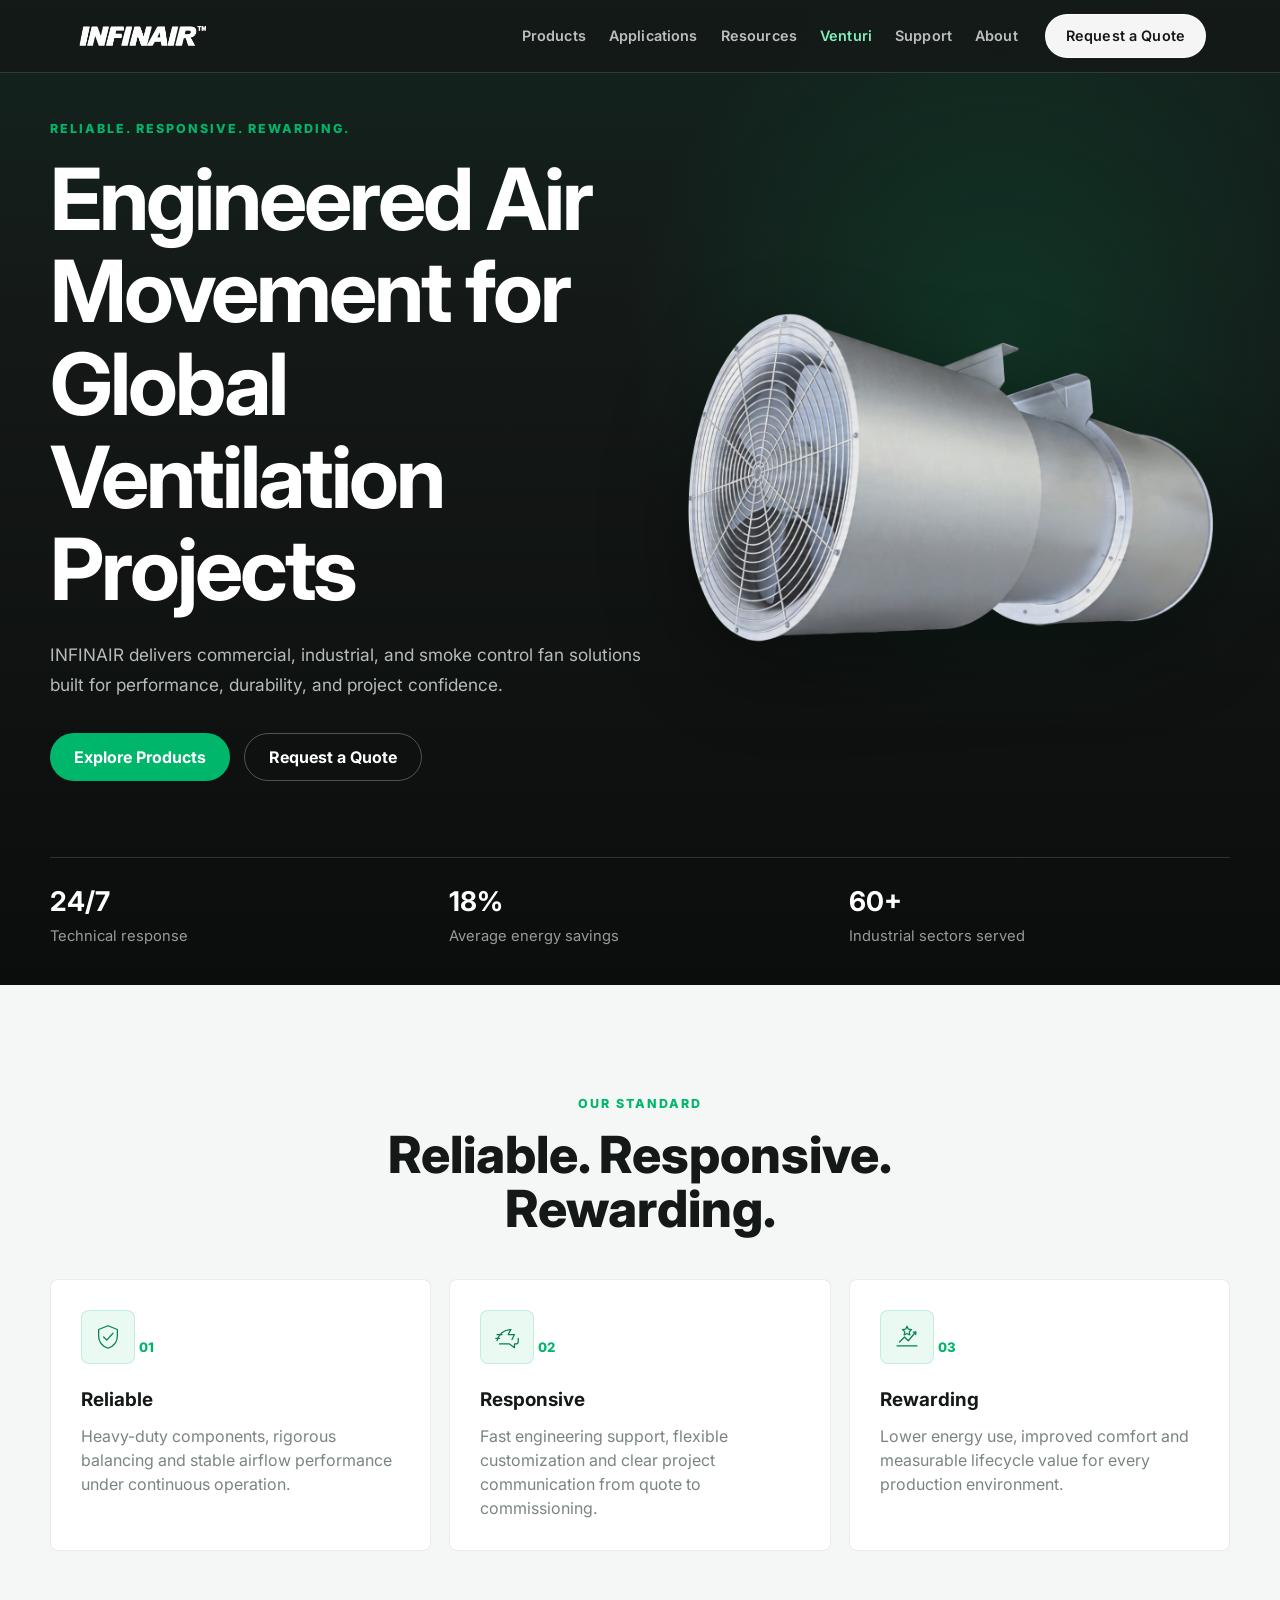
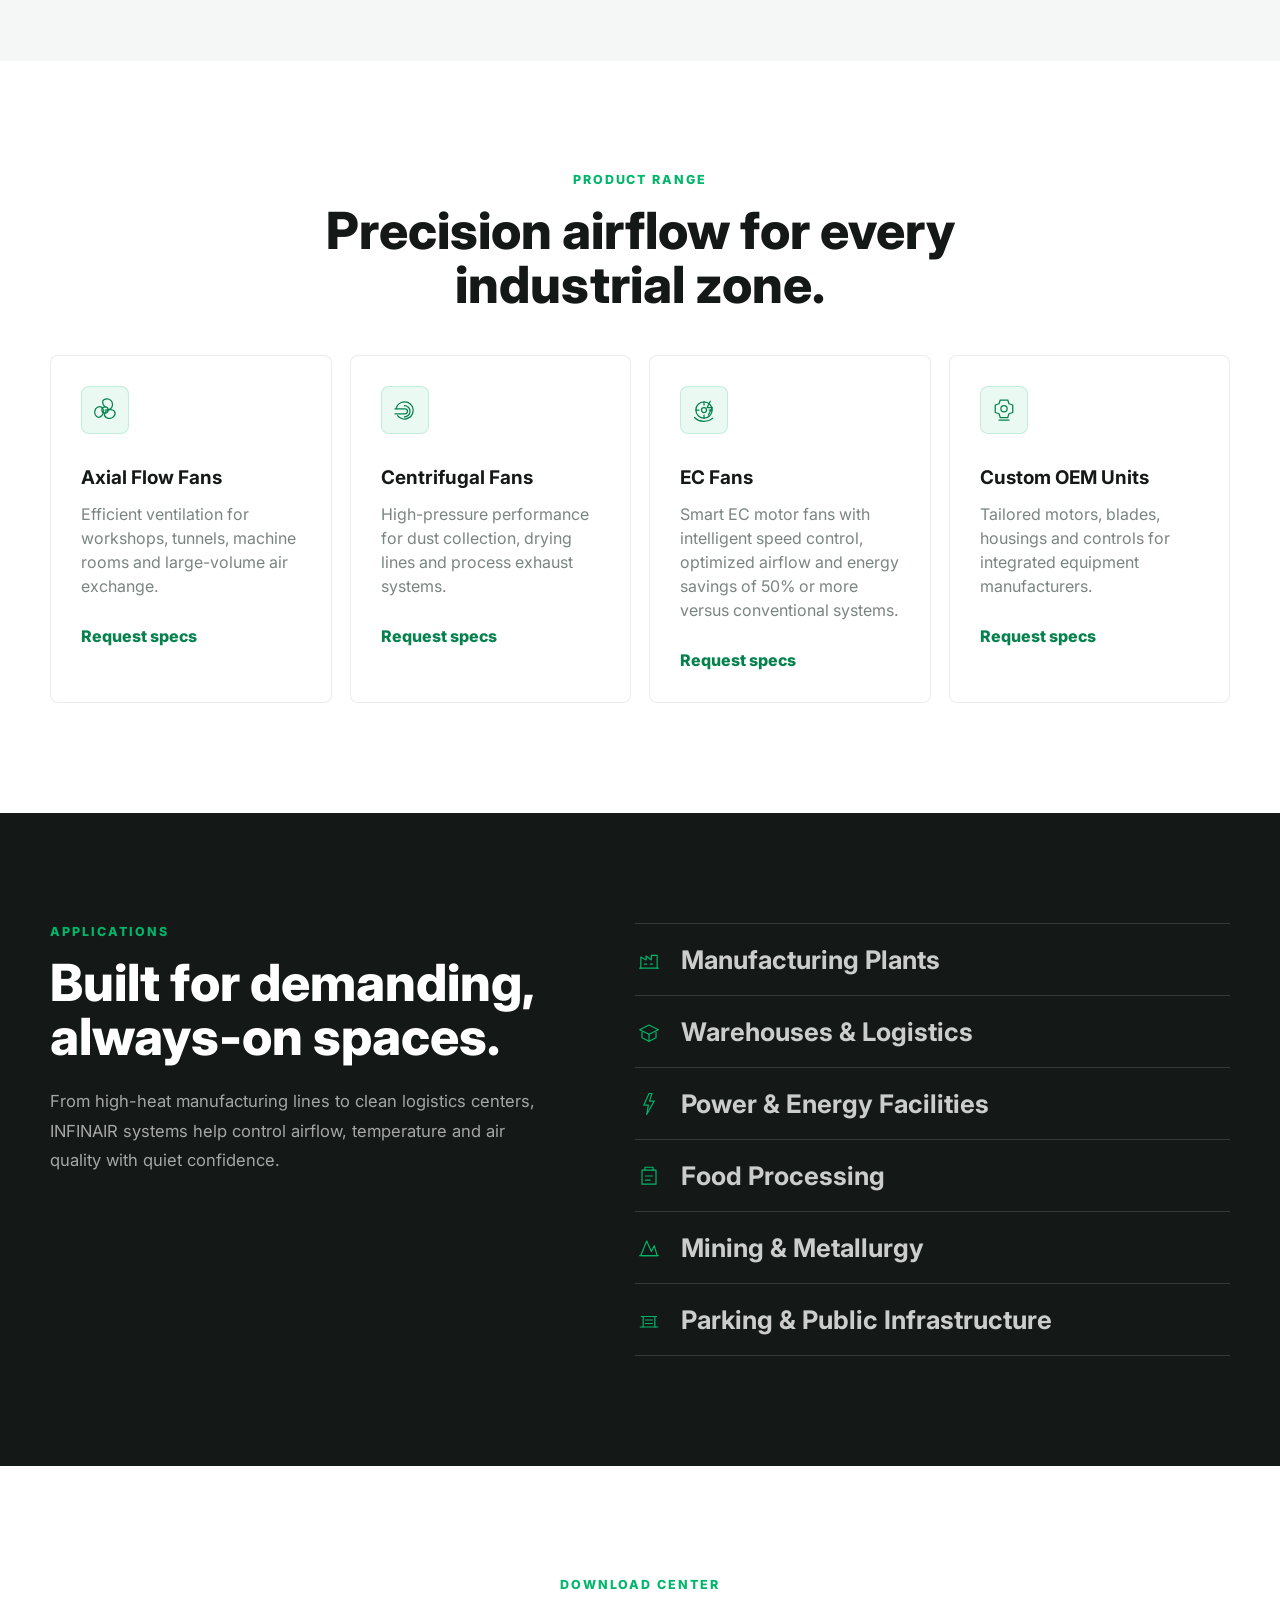
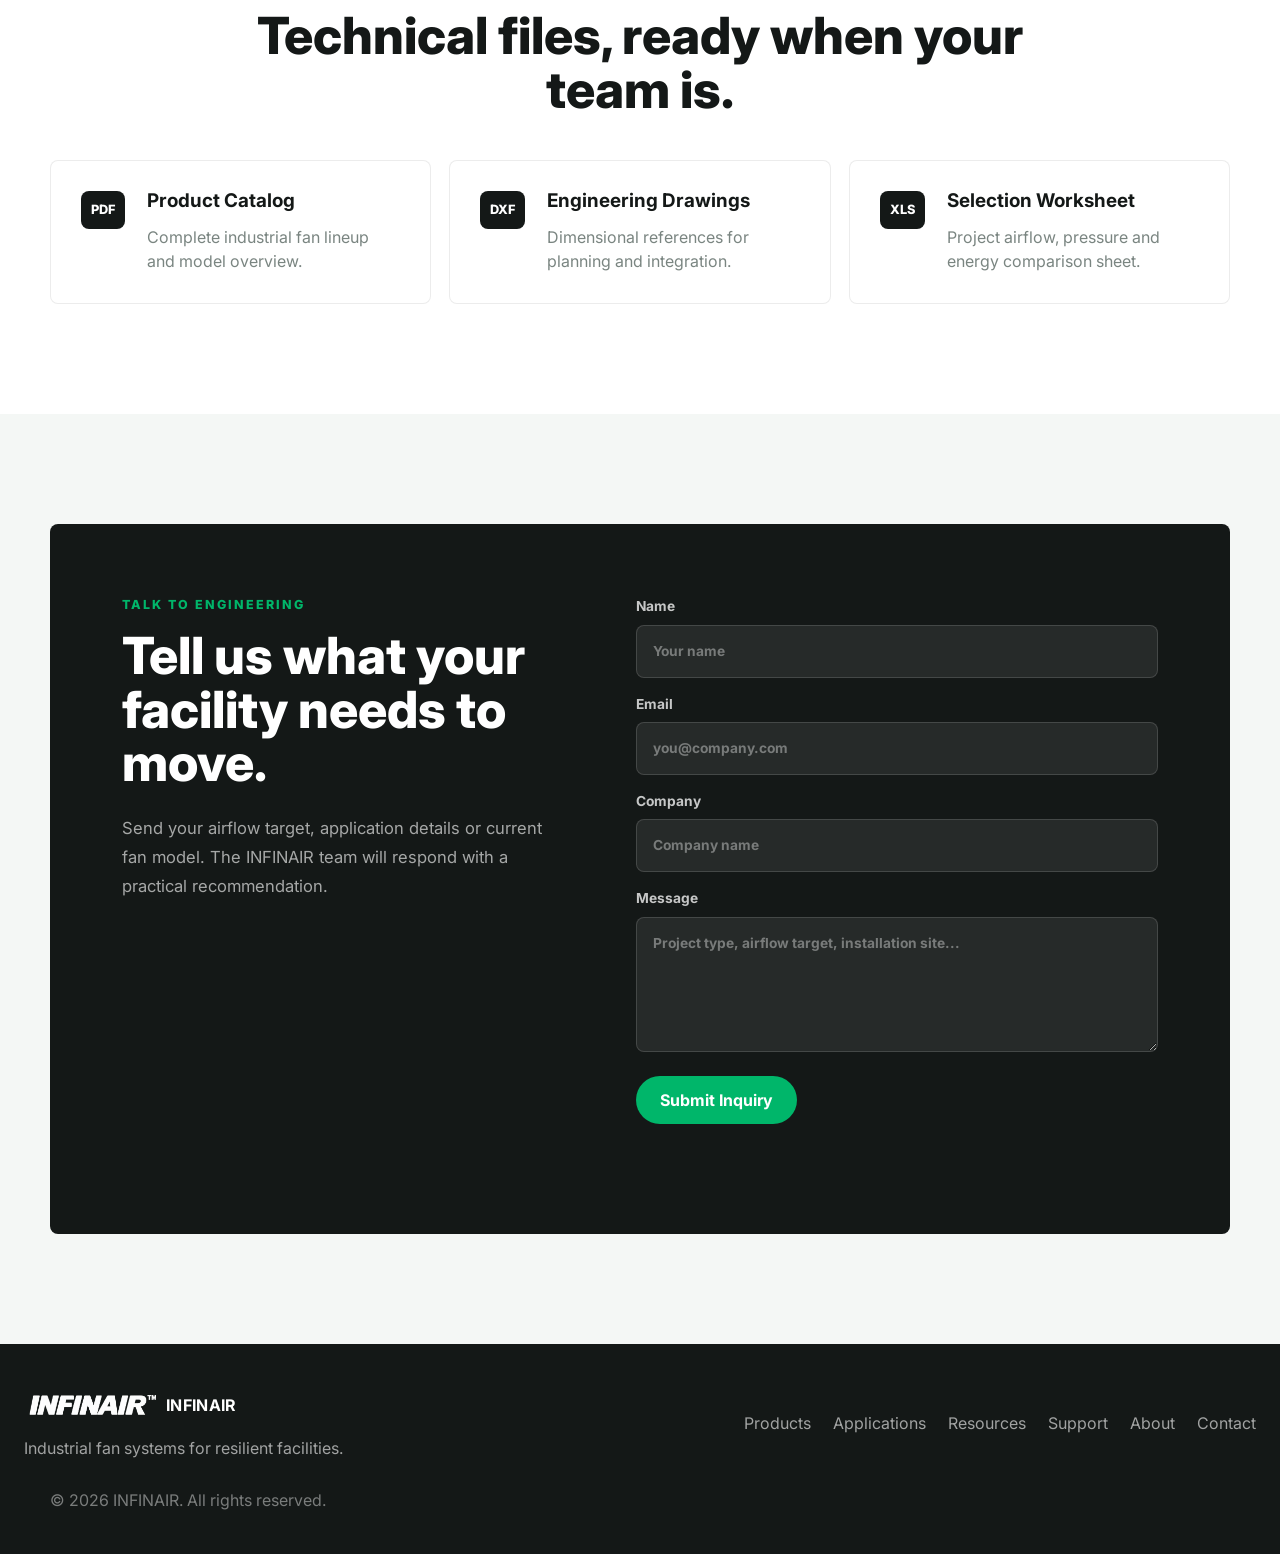
<file: index.html>
﻿<!DOCTYPE html>
<html lang="en">
<head>
    <meta charset="UTF-8">
    <meta name="viewport" content="width=device-width, initial-scale=1.0">
    <meta name="description" content="INFINAIR delivers commercial, industrial, and smoke control fan solutions built for performance, durability, and global project confidence.">
    <title>INFINAIR | Industrial Fan Solutions</title>
    <link rel="preconnect" href="https://fonts.googleapis.com">
    <link rel="preconnect" href="https://fonts.gstatic.com" crossorigin>
    <link href="https://fonts.googleapis.com/css2?family=Inter:wght@400;500;600;700;800&display=swap" rel="stylesheet">
    <link rel="stylesheet" href="style.css">
</head>
<body>
    <!-- Header / Navigation -->
    <header class="site-header" id="top">
        <nav class="navbar" aria-label="Main navigation">
            <a class="brand" href="index.html" aria-label="INFINAIR home">
                <img class="brand-logo" src="assets/logo.png" alt="INFINAIR">
            </a>

            <button class="menu-toggle" type="button" aria-label="Open menu" aria-expanded="false" aria-controls="primary-menu">
                <span></span>
                <span></span>
            </button>

            <div class="nav-links" id="primary-menu">
                <div class="nav-item">
                    <a class="nav-dropdown-toggle" href="products.html" aria-expanded="false">Products</a>
                    <div class="mega-menu">
                        <div class="mega-grid">
                            <a class="mega-link" href="products.html#axial-fans"><strong>Axial Fans</strong><span>High-volume airflow for inline and general ventilation applications.</span></a>
                            <a class="mega-link" href="centrifugal-fans.html"><strong>Centrifugal Fans</strong><span>Stable pressure performance for ducted ventilation and exhaust systems.</span></a>
                            <a class="mega-link" href="products.html#cabinet-fans"><strong>Cabinet Fans</strong><span>Compact packaged solutions for commercial HVAC systems.</span></a>
                            <a class="mega-link" href="products.html#roof-fans"><strong>Roof Fans</strong><span>Reliable rooftop ventilation for commercial and industrial buildings.</span></a>
                            <a class="mega-link" href="products.html#smoke-exhaust-fans"><strong>Smoke Exhaust Fans</strong><span>Designed for life-safety smoke control and emergency ventilation.</span></a>
                            <a class="mega-link" href="products.html#ec-fans"><strong>EC Fans</strong><span>Smart, energy-efficient fan solutions with integrated motor control.</span></a>
                        </div>
                    </div>
                </div>

                <div class="nav-item">
                    <a class="nav-dropdown-toggle" href="applications.html" aria-expanded="false">Applications</a>
                    <div class="mega-menu">
                        <div class="mega-grid">
                            <a class="mega-link" href="applications.html#commercial-ventilation"><strong>Commercial Ventilation</strong><span>Reliable air movement for offices, malls, hotels, and public buildings.</span></a>
                            <a class="mega-link" href="applications.html#industrial-exhaust"><strong>Industrial Exhaust</strong><span>Durable ventilation solutions for manufacturing and process environments.</span></a>
                            <a class="mega-link" href="applications.html#fire-smoke-control"><strong>Fire & Smoke Control</strong><span>Engineered fans for emergency smoke extraction and life-safety systems.</span></a>
                            <a class="mega-link" href="applications.html#kitchen-exhaust"><strong>Kitchen Exhaust</strong><span>Ventilation solutions for commercial kitchens and grease-laden exhaust.</span></a>
                            <a class="mega-link" href="applications.html#data-centers"><strong>Data Centers</strong><span>High-efficiency airflow solutions for thermal management and continuous operation.</span></a>
                            <a class="mega-link" href="applications.html#parking-garages"><strong>Parking Garages</strong><span>Ventilation and smoke control for enclosed parking structures.</span></a>
                        </div>
                    </div>
                </div>

                <div class="nav-item">
                    <a class="nav-dropdown-toggle" href="resources.html" aria-expanded="false">Resources</a>
                    <div class="mega-menu">
                        <div class="mega-grid">
                            <a class="mega-link" href="resources.html#product-catalogs"><strong>Product Catalogs</strong><span>Browse fan models, specifications, options, and application guidance.</span></a>
                            <a class="mega-link" href="resources.html#iom-manuals"><strong>IOM Manuals</strong><span>Access installation, operation, and maintenance manuals for INFINAIR products.</span></a>
                            <a class="mega-link" href="resources.html#technical-datasheets"><strong>Technical Datasheets</strong><span>Review performance data, dimensions, and product specifications.</span></a>
                            <a class="mega-link" href="resources.html#certifications"><strong>Certifications</strong><span>Find compliance documents, test reports, and product certification information.</span></a>
                            <a class="mega-link" href="resources.html#cad-drawings"><strong>CAD Drawings</strong><span>Download technical drawings for design, coordination, and submittals.</span></a>
                            <a class="mega-link" href="resources.html#case-studies"><strong>Case Studies</strong><span>Explore real project applications and solution examples.</span></a>
                        </div>
                    </div>
                </div>

                <div class="nav-item nav-item-featured">
                    <a class="nav-dropdown-toggle" href="resources.html#venturi" aria-expanded="false">Venturi</a>
                    <div class="mega-menu">
                        <div class="mega-grid mega-grid-venturi">
                            <a class="mega-link mega-link-featured" href="resources.html#venturi"><strong>Launch Venturi</strong><span>Open INFINAIR's online fan selection platform.</span></a>
                            <a class="mega-link" href="resources.html#venturi-product-selection"><strong>Product Selection</strong><span>Select fans by airflow, pressure, application, and performance requirements.</span></a>
                            <a class="mega-link" href="resources.html#venturi-performance-calculation"><strong>Performance Calculation</strong><span>Compare fan curves, efficiency, sound, and operating conditions.</span></a>
                            <a class="mega-link" href="resources.html#technical-submittals"><strong>Technical Submittals</strong><span>Generate project-ready technical documents and data sheets.</span></a>
                            <a class="mega-link" href="contact.html#quote"><strong>Request Access</strong><span>Contact INFINAIR to activate your Venturi account.</span></a>
                        </div>
                    </div>
                </div>

                <div class="nav-item">
                    <a class="nav-dropdown-toggle" href="support.html" aria-expanded="false">Support</a>
                    <div class="mega-menu">
                        <div class="mega-grid mega-grid-compact">
                            <a class="mega-link" href="support.html#engineering-support"><strong>Engineering Support</strong><span>Get help with fan selection, performance requirements, and project documentation.</span></a>
                            <a class="mega-link" href="support.html#selection-support"><strong>Selection Support</strong><span>Work with our team to identify the right fan solution for your application.</span></a>
                            <a class="mega-link" href="support.html#after-sales-service"><strong>After-Sales Service</strong><span>Support for installation, operation, maintenance, and replacement needs.</span></a>
                            <a class="mega-link" href="support.html#technical-inquiry"><strong>Technical Inquiry</strong><span>Submit technical questions to the INFINAIR support team.</span></a>
                        </div>
                    </div>
                </div>

                <div class="nav-item">
                    <a class="nav-dropdown-toggle" href="about.html" aria-expanded="false">About</a>
                    <div class="mega-menu">
                        <div class="mega-grid mega-grid-compact">
                            <a class="mega-link" href="about.html#company-overview"><strong>Company Overview</strong><span>Learn about INFINAIR and our air movement solutions.</span></a>
                            <a class="mega-link" href="about.html#manufacturing-capability"><strong>Manufacturing Capability</strong><span>Explore our production capacity, engineering process, and quality systems.</span></a>
                            <a class="mega-link" href="about.html#quality-control"><strong>Quality Control</strong><span>See our testing standards, inspection process, and reliability practices.</span></a>
                            <a class="mega-link" href="about.html#global-market"><strong>Global Market</strong><span>Discover how INFINAIR supports ventilation projects across international markets.</span></a>
                        </div>
                    </div>
                </div>

                <a class="nav-cta" href="contact.html#quote">Request a Quote</a>
            </div>
        </nav>
    </header>

    <main>
        <!-- Full-screen Hero -->
        <section class="hero section" id="hero">
            <div class="hero-bg" aria-hidden="true"></div>
            <div class="hero-content">
                <p class="eyebrow">Reliable. Responsive. Rewarding.</p>
                <h1>Engineered Air Movement for Global Ventilation Projects</h1>
                <p class="hero-copy">INFINAIR delivers commercial, industrial, and smoke control fan solutions built for performance, durability, and project confidence.</p>
                <div class="hero-actions">
                    <a class="button primary" href="#products">Explore Products</a>
                    <a class="button secondary" href="contact.html#quote">Request a Quote</a>
                </div>
            </div>
            <div class="hero-media" aria-hidden="true">
                <img src="assets/hero-fan.png" alt="">
            </div>
            <div class="hero-stats" aria-label="Company highlights">
                <div>
                    <strong>24/7</strong>
                    <span>Technical response</span>
                </div>
                <div>
                    <strong>18%</strong>
                    <span>Average energy savings</span>
                </div>
                <div>
                    <strong>60+</strong>
                    <span>Industrial sectors served</span>
                </div>
            </div>
        </section>

        <!-- Company Values -->
        <section class="section values" id="values">
            <div class="section-heading">
                <p class="eyebrow">Our Standard</p>
                <h2>Reliable. Responsive. Rewarding.</h2>
            </div>
            <div class="value-grid">
                <article>
                    <div class="icon-wrap">
                        <svg class="line-icon" viewBox="0 0 48 48" aria-hidden="true">
                            <path d="M24 6l15 6v10c0 9.6-6 16.8-15 20-9-3.2-15-10.4-15-20V12l15-6z"></path>
                            <path d="M17 24l5 5 10-11"></path>
                        </svg>
                    </div>
                    <span class="card-index">01</span>
                    <h3>Reliable</h3>
                    <p>Heavy-duty components, rigorous balancing and stable airflow performance under continuous operation.</p>
                </article>
                <article>
                    <div class="icon-wrap">
                        <svg class="line-icon" viewBox="0 0 48 48" aria-hidden="true">
                            <path d="M8 30c2.5-10.5 11-18 22-18"></path>
                            <path d="M30 12l-4 8h10l-4 8"></path>
                            <path d="M12 35h16l8 6v-6h2c2.2 0 4-1.8 4-4v-5"></path>
                            <path d="M8 20h8"></path>
                            <path d="M6 26h6"></path>
                        </svg>
                    </div>
                    <span class="card-index">02</span>
                    <h3>Responsive</h3>
                    <p>Fast engineering support, flexible customization and clear project communication from quote to commissioning.</p>
                </article>
                <article>
                    <div class="icon-wrap">
                        <svg class="line-icon" viewBox="0 0 48 48" aria-hidden="true">
                            <path d="M8 38h32"></path>
                            <path d="M12 32l8-8 6 6 12-14"></path>
                            <path d="M34 16h4v4"></path>
                            <path d="M24 7l2.2 4.5 5 .7-3.6 3.5.9 5-4.5-2.4-4.5 2.4.9-5-3.6-3.5 5-.7L24 7z"></path>
                        </svg>
                    </div>
                    <span class="card-index">03</span>
                    <h3>Rewarding</h3>
                    <p>Lower energy use, improved comfort and measurable lifecycle value for every production environment.</p>
                </article>
            </div>
        </section>

        <!-- Product Categories -->
        <section class="section products" id="products">
            <div class="section-heading">
                <p class="eyebrow">Product Range</p>
                <h2>Precision airflow for every industrial zone.</h2>
            </div>
            <div class="card-grid">
                <article class="product-card">
                    <div class="icon-wrap compact">
                        <svg class="line-icon" viewBox="0 0 48 48" aria-hidden="true">
                            <circle cx="24" cy="24" r="5"></circle>
                            <path d="M24 19c-7-8-3-13 3-13 5 0 9 4 9 9 0 6-5 9-12 9"></path>
                            <path d="M29 24c10-2 13 4 10 9-2.5 4.3-8 5.8-12.3 3.3-5.2-3-5-8.8 2.3-12.3"></path>
                            <path d="M21.5 28c-3.2 9.5-9.8 9.2-12.8 4-2.5-4.3-1-9.8 3.3-12.3 5.2-3 10.1-.1 9.5 8.3"></path>
                        </svg>
                    </div>
                    <h3>Axial Flow Fans</h3>
                    <p>Efficient ventilation for workshops, tunnels, machine rooms and large-volume air exchange.</p>
                    <a href="contact.html#quote">Request specs</a>
                </article>
                <article class="product-card">
                    <div class="icon-wrap compact">
                        <svg class="line-icon" viewBox="0 0 48 48" aria-hidden="true">
                            <path d="M12 33c4 5 11 7 17 4 7-3 10-11 7-18-3-7-11-10-18-7-4.5 2-7.5 6-8 10"></path>
                            <path d="M23 17c5 0 9 4 9 9s-4 9-9 9"></path>
                            <path d="M8 22h16c2.2 0 4 1.8 4 4s-1.8 4-4 4H8"></path>
                        </svg>
                    </div>
                    <h3>Centrifugal Fans</h3>
                    <p>High-pressure performance for dust collection, drying lines and process exhaust systems.</p>
                    <a href="contact.html#quote">Request specs</a>
                </article>
                <article class="product-card">
                    <div class="icon-wrap compact">
                        <svg class="line-icon" viewBox="0 0 48 48" aria-hidden="true">
                            <circle cx="24" cy="24" r="13"></circle>
                            <circle cx="24" cy="24" r="4"></circle>
                            <path d="M24 11v5"></path>
                            <path d="M24 32v5"></path>
                            <path d="M11 24h5"></path>
                            <path d="M32 24h5"></path>
                            <path d="M34 10l-5 10h8l-6 12"></path>
                            <path d="M9 36c3.2 3.8 8.1 6 15 6 5.6 0 10.4-1.8 14-5"></path>
                        </svg>
                    </div>
                    <h3>EC Fans</h3>
                    <p>Smart EC motor fans with intelligent speed control, optimized airflow and energy savings of 50% or more versus conventional systems.</p>
                    <a href="contact.html#quote">Request specs</a>
                </article>
                <article class="product-card">
                    <div class="icon-wrap compact">
                        <svg class="line-icon" viewBox="0 0 48 48" aria-hidden="true">
                            <path d="M18 8h12l2 6 6 2v12l-6 2-2 6H18l-2-6-6-2V16l6-2 2-6z"></path>
                            <circle cx="24" cy="22" r="5"></circle>
                            <path d="M16 40h16"></path>
                        </svg>
                    </div>
                    <h3>Custom OEM Units</h3>
                    <p>Tailored motors, blades, housings and controls for integrated equipment manufacturers.</p>
                    <a href="contact.html#quote">Request specs</a>
                </article>
            </div>
        </section>

        <!-- Application Scenarios -->
        <section class="section applications" id="applications">
            <div class="split-layout">
                <div>
                    <p class="eyebrow">Applications</p>
                    <h2>Built for demanding, always-on spaces.</h2>
                    <p class="section-copy">From high-heat manufacturing lines to clean logistics centers, INFINAIR systems help control airflow, temperature and air quality with quiet confidence.</p>
                </div>
                <div class="application-list">
                    <div>
                        <svg class="line-icon small" viewBox="0 0 48 48" aria-hidden="true"><path d="M8 38h32"></path><path d="M10 38V19l9 5v-7l9 7v-8h10v22"></path><path d="M16 31h4"></path><path d="M26 31h4"></path></svg>
                        <span>Manufacturing Plants</span>
                    </div>
                    <div>
                        <svg class="line-icon small" viewBox="0 0 48 48" aria-hidden="true"><path d="M8 20l16-8 16 8-16 8-16-8z"></path><path d="M12 24v10l12 6 12-6V24"></path><path d="M24 28v12"></path></svg>
                        <span>Warehouses & Logistics</span>
                    </div>
                    <div>
                        <svg class="line-icon small" viewBox="0 0 48 48" aria-hidden="true"><path d="M24 6l-9 20h8l-3 16 13-23h-8l4-13h-5z"></path></svg>
                        <span>Power & Energy Facilities</span>
                    </div>
                    <div>
                        <svg class="line-icon small" viewBox="0 0 48 48" aria-hidden="true"><path d="M12 14h24v24H12z"></path><path d="M17 14V9h14v5"></path><path d="M18 24h12"></path><path d="M18 31h8"></path></svg>
                        <span>Food Processing</span>
                    </div>
                    <div>
                        <svg class="line-icon small" viewBox="0 0 48 48" aria-hidden="true"><path d="M10 37l10-25 8 18 5-10 5 17H10z"></path><path d="M8 37h32"></path></svg>
                        <span>Mining & Metallurgy</span>
                    </div>
                    <div>
                        <svg class="line-icon small" viewBox="0 0 48 48" aria-hidden="true"><path d="M9 36h30"></path><path d="M14 36V18h20v18"></path><path d="M18 24h12"></path><path d="M18 30h12"></path><path d="M11 18h26"></path></svg>
                        <span>Parking & Public Infrastructure</span>
                    </div>
                </div>
            </div>
        </section>

        <!-- Download Center -->
        <section class="section downloads" id="downloads">
            <div class="section-heading">
                <p class="eyebrow">Download Center</p>
                <h2>Technical files, ready when your team is.</h2>
            </div>
            <div class="download-grid">
                <a class="download-item" href="contact.html#quote">
                    <span>PDF</span>
                    <div>
                        <h3>Product Catalog</h3>
                        <p>Complete industrial fan lineup and model overview.</p>
                    </div>
                </a>
                <a class="download-item" href="contact.html#quote">
                    <span>DXF</span>
                    <div>
                        <h3>Engineering Drawings</h3>
                        <p>Dimensional references for planning and integration.</p>
                    </div>
                </a>
                <a class="download-item" href="contact.html#quote">
                    <span>XLS</span>
                    <div>
                        <h3>Selection Worksheet</h3>
                        <p>Project airflow, pressure and energy comparison sheet.</p>
                    </div>
                </a>
            </div>
        </section>

        <!-- Contact Form -->
        <section class="section contact" id="quote">
            <div class="contact-panel">
                <div>
                    <p class="eyebrow">Talk to Engineering</p>
                    <h2>Tell us what your facility needs to move.</h2>
                    <p class="section-copy">Send your airflow target, application details or current fan model. The INFINAIR team will respond with a practical recommendation.</p>
                </div>
                <form class="contact-form" action="#" method="post">
                    <label>
                        Name
                        <input type="text" name="name" placeholder="Your name" required>
                    </label>
                    <label>
                        Email
                        <input type="email" name="email" placeholder="you@company.com" required>
                    </label>
                    <label>
                        Company
                        <input type="text" name="company" placeholder="Company name">
                    </label>
                    <label>
                        Message
                        <textarea name="message" rows="5" placeholder="Project type, airflow target, installation site..." required></textarea>
                    </label>
                    <button class="button primary" type="submit">Submit Inquiry</button>
                    <p class="form-status" role="status" aria-live="polite"></p>
                </form>
            </div>
        </section>
    </main>

    <!-- Footer -->
    <footer class="site-footer">
        <div>
            <a class="brand" href="index.html">
                <img class="brand-logo" src="assets/logo.png" alt="INFINAIR">
                <span>INFINAIR</span>
            </a>
            <p>Industrial fan systems for resilient facilities.</p>
        </div>
        <div class="footer-links">
            <a href="products.html">Products</a>
            <a href="applications.html">Applications</a>
            <a href="resources.html">Resources</a>
            <a href="support.html">Support</a>
            <a href="about.html">About</a>
            <a href="contact.html">Contact</a>
        </div>
        <p class="copyright">&copy; 2026 INFINAIR. All rights reserved.</p>
    </footer>

    <script src="script.js"></script>
</body>
</html>
</file>
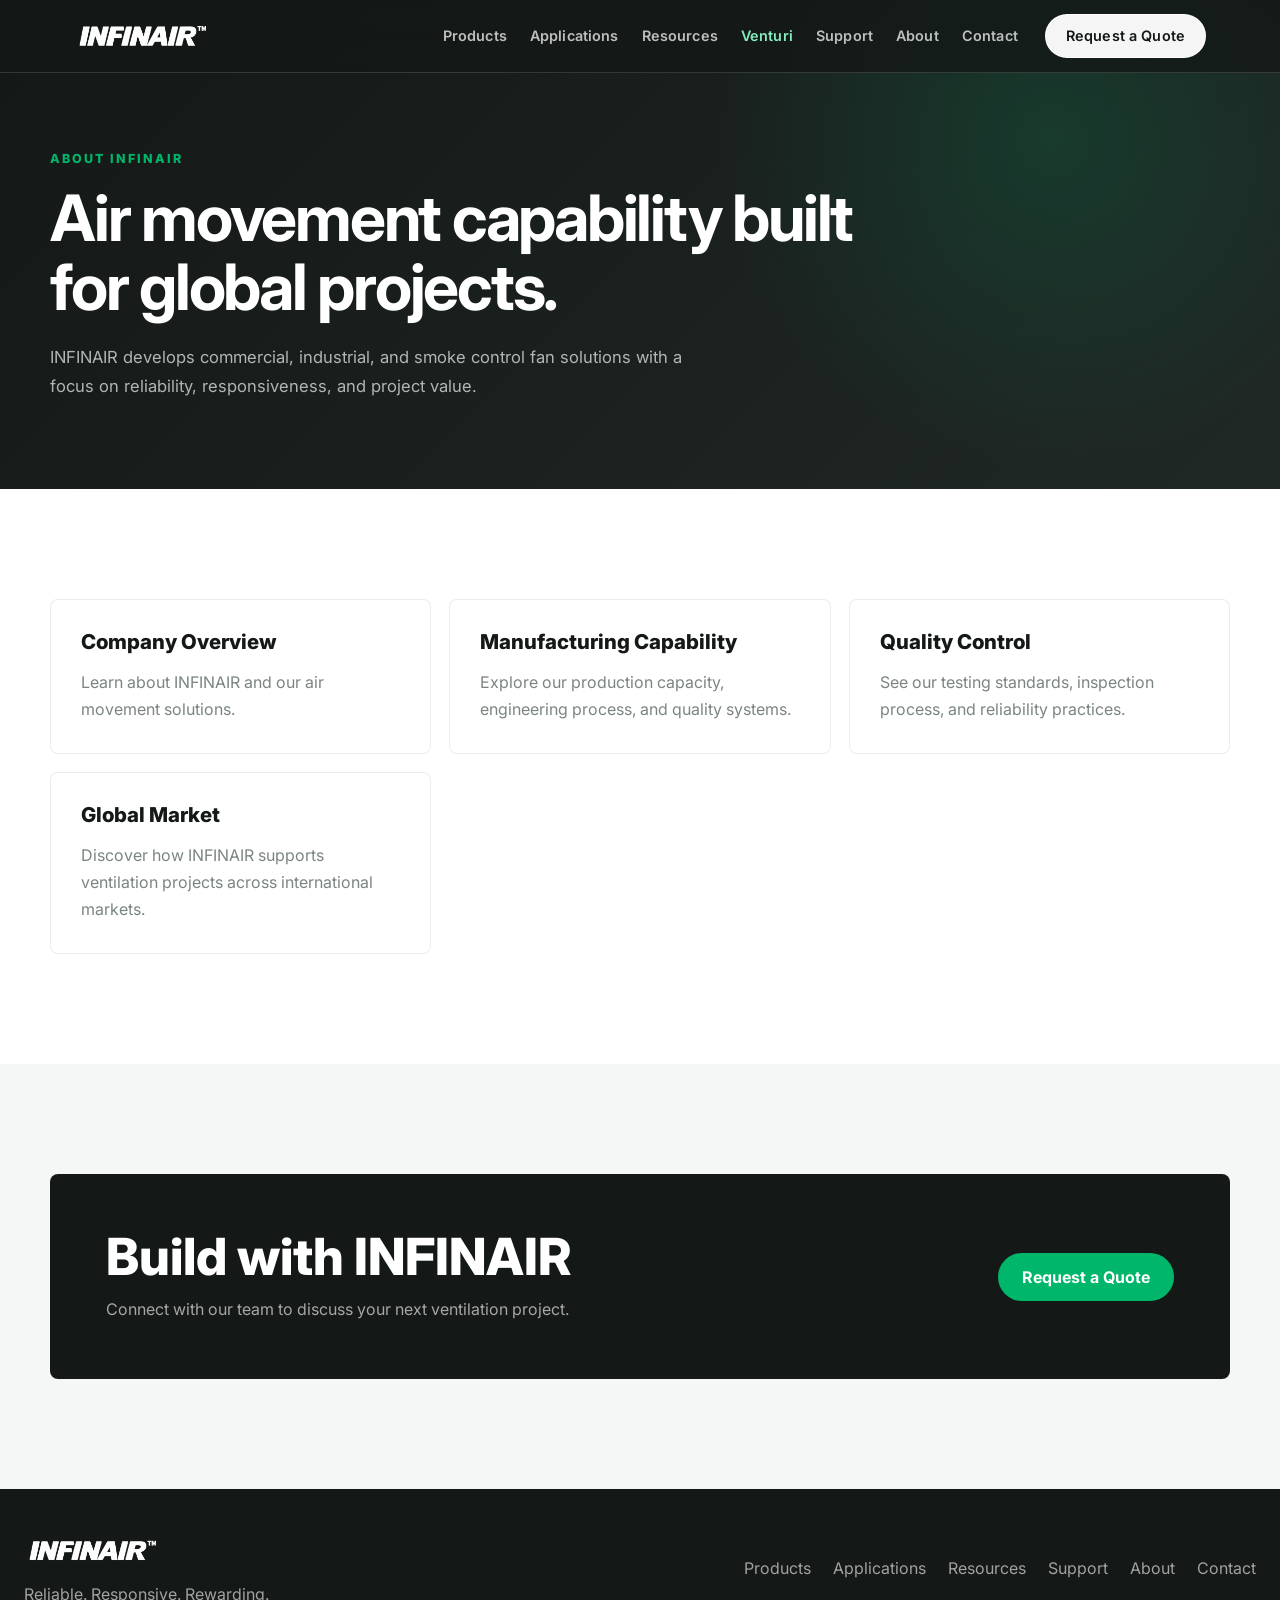
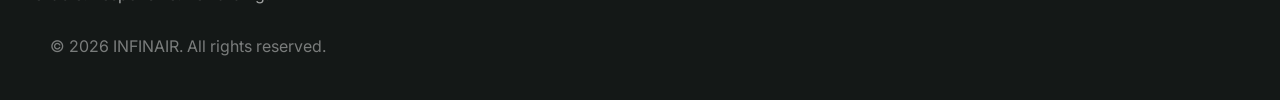
<file: about.html>
﻿<!DOCTYPE html>
<html lang="en">
<head>
    <meta charset="UTF-8">
    <meta name="viewport" content="width=device-width, initial-scale=1.0">
    <meta name="description" content="Learn about INFINAIR, manufacturing capability, quality control, and global ventilation project support.">
    <title>About | INFINAIR</title>
    <link rel="preconnect" href="https://fonts.googleapis.com">
    <link rel="preconnect" href="https://fonts.gstatic.com" crossorigin>
    <link href="https://fonts.googleapis.com/css2?family=Inter:wght@400;500;600;700;800&display=swap" rel="stylesheet">
    <link rel="stylesheet" href="style.css">
</head>
<body>
    <header class="site-header" id="top">
        <nav class="navbar" aria-label="Main navigation">
            <a class="brand" href="index.html" aria-label="INFINAIR home"><img class="brand-logo" src="assets/logo.png" alt="INFINAIR"></a>
            <button class="menu-toggle" type="button" aria-label="Open menu" aria-expanded="false" aria-controls="primary-menu"><span></span><span></span></button>
            <div class="nav-links" id="primary-menu">
                <div class="nav-item"><a class="nav-dropdown-toggle" href="products.html" aria-expanded="false">Products</a><div class="mega-menu"><div class="mega-grid">
                    <a class="mega-link" href="products.html#axial-fans"><strong>Axial Fans</strong><span>High-volume airflow for inline and general ventilation applications.</span></a>
                    <a class="mega-link" href="centrifugal-fans.html"><strong>Centrifugal Fans</strong><span>Stable pressure performance for ducted ventilation and exhaust systems.</span></a>
                    <a class="mega-link" href="products.html#cabinet-fans"><strong>Cabinet Fans</strong><span>Compact packaged solutions for commercial HVAC systems.</span></a>
                    <a class="mega-link" href="products.html#roof-fans"><strong>Roof Fans</strong><span>Reliable rooftop ventilation for commercial and industrial buildings.</span></a>
                    <a class="mega-link" href="products.html#smoke-exhaust-fans"><strong>Smoke Exhaust Fans</strong><span>Designed for life-safety smoke control and emergency ventilation.</span></a>
                    <a class="mega-link" href="products.html#ec-fans"><strong>EC Fans</strong><span>Smart, energy-efficient fan solutions with integrated motor control.</span></a>
                </div></div></div>
                <div class="nav-item"><a class="nav-dropdown-toggle" href="applications.html" aria-expanded="false">Applications</a><div class="mega-menu"><div class="mega-grid">
                    <a class="mega-link" href="applications.html#commercial-ventilation"><strong>Commercial Ventilation</strong><span>Reliable air movement for offices, malls, hotels, and public buildings.</span></a>
                    <a class="mega-link" href="applications.html#industrial-exhaust"><strong>Industrial Exhaust</strong><span>Durable ventilation solutions for manufacturing and process environments.</span></a>
                    <a class="mega-link" href="applications.html#fire-smoke-control"><strong>Fire & Smoke Control</strong><span>Engineered fans for emergency smoke extraction and life-safety systems.</span></a>
                    <a class="mega-link" href="applications.html#kitchen-exhaust"><strong>Kitchen Exhaust</strong><span>Ventilation solutions for commercial kitchens and grease-laden exhaust.</span></a>
                    <a class="mega-link" href="applications.html#data-centers"><strong>Data Centers</strong><span>High-efficiency airflow solutions for thermal management and continuous operation.</span></a>
                    <a class="mega-link" href="applications.html#parking-garages"><strong>Parking Garages</strong><span>Ventilation and smoke control for enclosed parking structures.</span></a>
                </div></div></div>
                <div class="nav-item"><a class="nav-dropdown-toggle" href="resources.html" aria-expanded="false">Resources</a><div class="mega-menu"><div class="mega-grid">
                    <a class="mega-link" href="resources.html#product-catalogs"><strong>Product Catalogs</strong><span>Browse fan models, specifications, options, and application guidance.</span></a>
                    <a class="mega-link" href="resources.html#iom-manuals"><strong>IOM Manuals</strong><span>Access installation, operation, and maintenance manuals for INFINAIR products.</span></a>
                    <a class="mega-link" href="resources.html#technical-datasheets"><strong>Technical Datasheets</strong><span>Review performance data, dimensions, and product specifications.</span></a>
                    <a class="mega-link" href="resources.html#certifications"><strong>Certifications</strong><span>Find compliance documents, test reports, and product certification information.</span></a>
                    <a class="mega-link" href="resources.html#cad-drawings"><strong>CAD Drawings</strong><span>Download technical drawings for design, coordination, and submittals.</span></a>
                    <a class="mega-link" href="resources.html#case-studies"><strong>Case Studies</strong><span>Explore real project applications and solution examples.</span></a>
                </div></div></div>
                <div class="nav-item nav-item-featured"><a class="nav-dropdown-toggle" href="resources.html#venturi" aria-expanded="false">Venturi</a><div class="mega-menu"><div class="mega-grid mega-grid-venturi">
                    <a class="mega-link mega-link-featured" href="resources.html#venturi"><strong>Launch Venturi</strong><span>Open INFINAIR's online fan selection platform.</span></a>
                    <a class="mega-link" href="resources.html#venturi-product-selection"><strong>Product Selection</strong><span>Select fans by airflow, pressure, application, and performance requirements.</span></a>
                    <a class="mega-link" href="resources.html#venturi-performance-calculation"><strong>Performance Calculation</strong><span>Compare fan curves, efficiency, sound, and operating conditions.</span></a>
                    <a class="mega-link" href="resources.html#technical-submittals"><strong>Technical Submittals</strong><span>Generate project-ready technical documents and data sheets.</span></a>
                    <a class="mega-link" href="contact.html#quote"><strong>Request Access</strong><span>Contact INFINAIR to activate your Venturi account.</span></a>
                </div></div></div>
                <div class="nav-item"><a class="nav-dropdown-toggle" href="support.html" aria-expanded="false">Support</a><div class="mega-menu"><div class="mega-grid mega-grid-compact">
                    <a class="mega-link" href="support.html#engineering-support"><strong>Engineering Support</strong><span>Get help with fan selection, performance requirements, and project documentation.</span></a>
                    <a class="mega-link" href="support.html#selection-support"><strong>Selection Support</strong><span>Work with our team to identify the right fan solution for your application.</span></a>
                    <a class="mega-link" href="support.html#after-sales-service"><strong>After-Sales Service</strong><span>Support for installation, operation, maintenance, and replacement needs.</span></a>
                    <a class="mega-link" href="support.html#technical-inquiry"><strong>Technical Inquiry</strong><span>Submit technical questions to the INFINAIR support team.</span></a>
                </div></div></div>
                <div class="nav-item"><a class="nav-dropdown-toggle" href="about.html" aria-expanded="false">About</a><div class="mega-menu"><div class="mega-grid mega-grid-compact">
                    <a class="mega-link" href="about.html#company-overview"><strong>Company Overview</strong><span>Learn about INFINAIR and our air movement solutions.</span></a>
                    <a class="mega-link" href="about.html#manufacturing-capability"><strong>Manufacturing Capability</strong><span>Explore our production capacity, engineering process, and quality systems.</span></a>
                    <a class="mega-link" href="about.html#quality-control"><strong>Quality Control</strong><span>See our testing standards, inspection process, and reliability practices.</span></a>
                    <a class="mega-link" href="about.html#global-market"><strong>Global Market</strong><span>Discover how INFINAIR supports ventilation projects across international markets.</span></a>
                </div></div></div>
                <a class="nav-link" href="contact.html">Contact</a><a class="nav-cta" href="contact.html#quote">Request a Quote</a>
            </div>
        </nav>
    </header>
    <meta name="description" content="Learn about INFINAIR, manufacturing capability, quality control, and global ventilation project support.">    <main>
        <section class="page-hero"><div class="page-hero-inner"><p class="eyebrow">About INFINAIR</p><h1>Air movement capability built for global projects.</h1><p>INFINAIR develops commercial, industrial, and smoke control fan solutions with a focus on reliability, responsiveness, and project value.</p></div></section>
        <section class="section"><div class="content-grid">
            <article class="page-card" id="company-overview"><h2>Company Overview</h2><p>Learn about INFINAIR and our air movement solutions.</p></article>
            <article class="page-card" id="manufacturing-capability"><h2>Manufacturing Capability</h2><p>Explore our production capacity, engineering process, and quality systems.</p></article>
            <article class="page-card" id="quality-control"><h2>Quality Control</h2><p>See our testing standards, inspection process, and reliability practices.</p></article>
            <article class="page-card" id="global-market"><h2>Global Market</h2><p>Discover how INFINAIR supports ventilation projects across international markets.</p></article>
        </div></section>
        <section class="section cta-section"><div class="cta-band"><div><h2>Build with INFINAIR</h2><p>Connect with our team to discuss your next ventilation project.</p></div><a class="button primary" href="contact.html#quote">Request a Quote</a></div></section>
    </main>    <footer class="site-footer"><div><a class="brand" href="index.html"><img class="brand-logo" src="assets/logo.png" alt="INFINAIR"></a><p>Reliable. Responsive. Rewarding.</p></div><div class="footer-links"><a href="products.html">Products</a><a href="applications.html">Applications</a><a href="resources.html">Resources</a><a href="support.html">Support</a><a href="about.html">About</a><a href="contact.html">Contact</a></div><p class="copyright">&copy; 2026 INFINAIR. All rights reserved.</p></footer>
    <script src="script.js"></script>
</body>
</html>
</file>
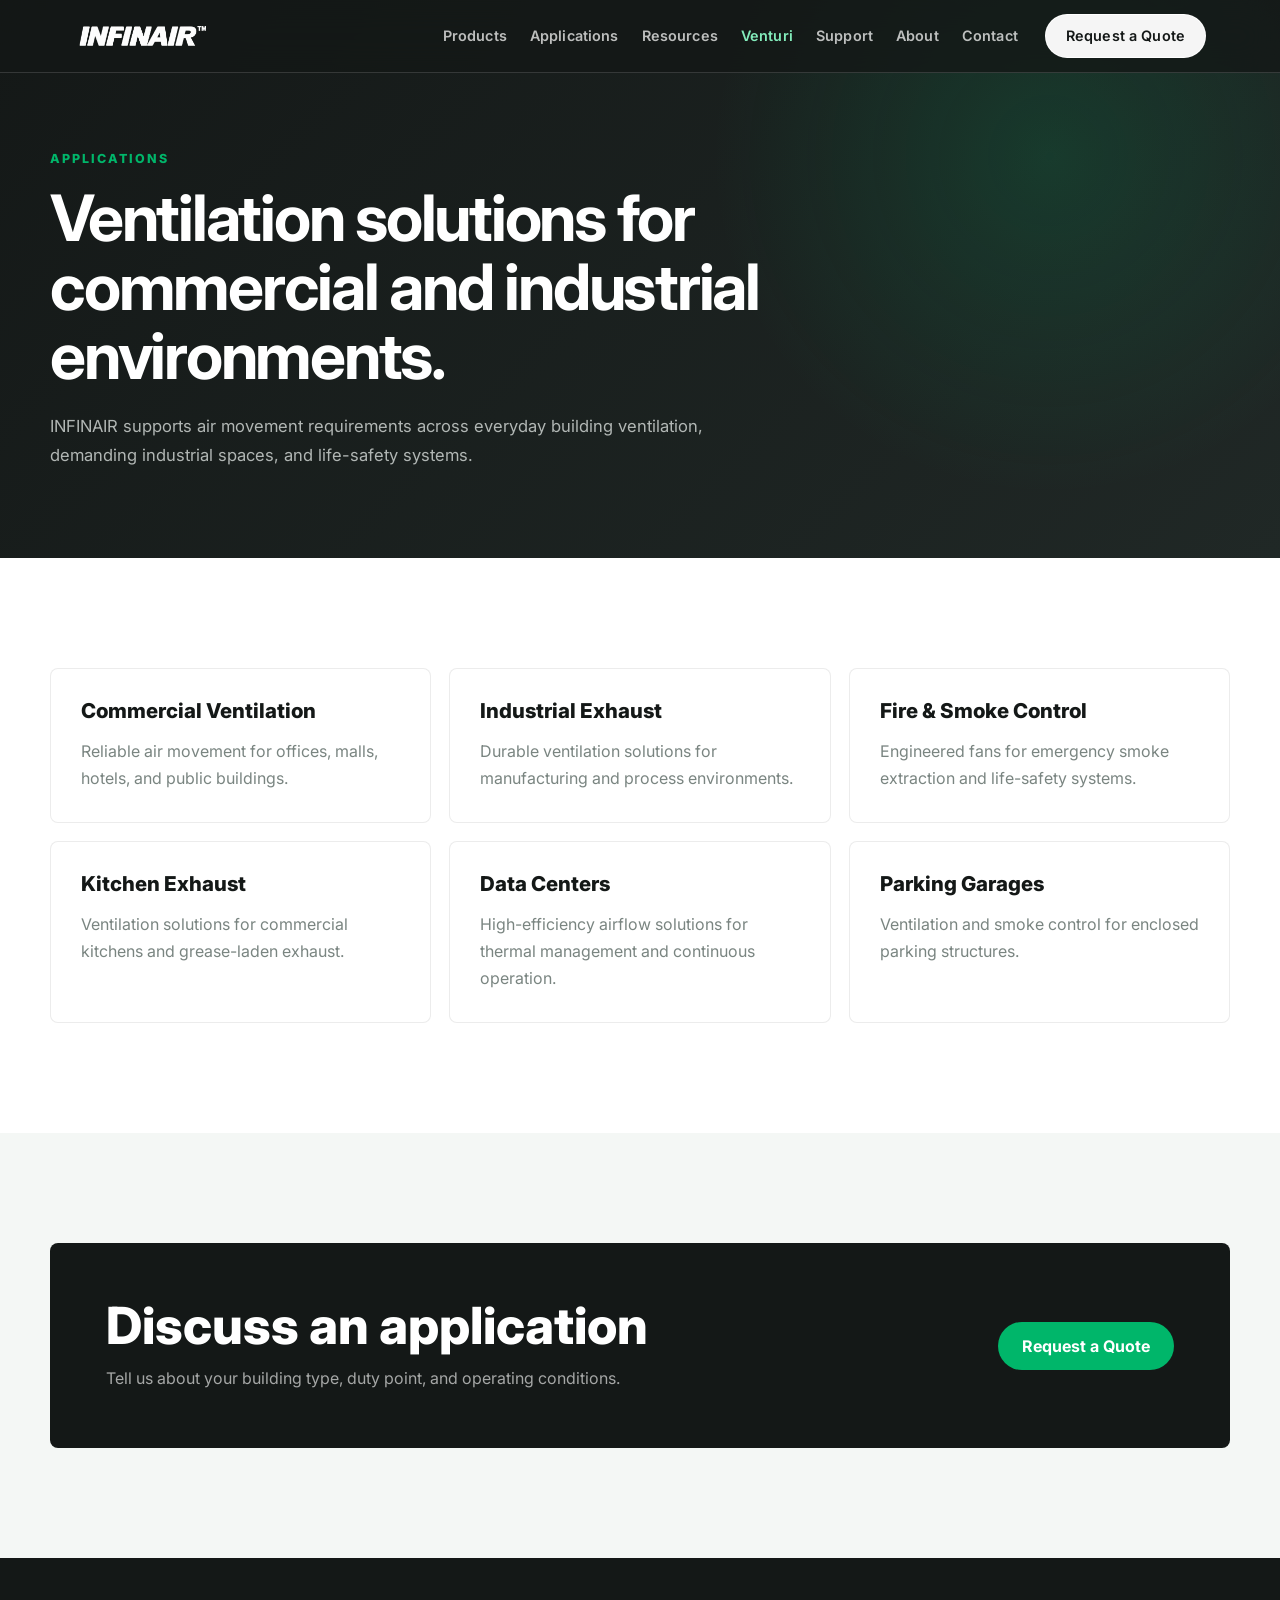
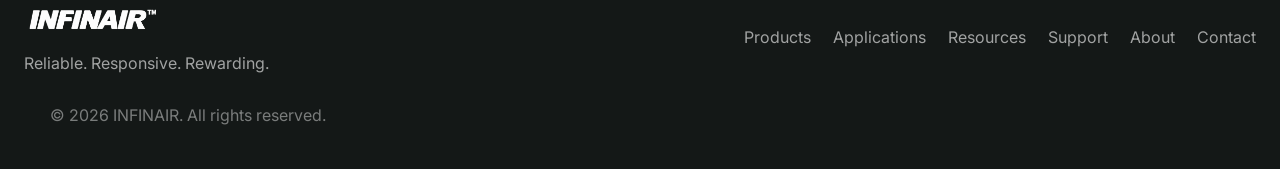
<file: applications.html>
﻿<!DOCTYPE html>
<html lang="en">
<head>
    <meta charset="UTF-8">
    <meta name="viewport" content="width=device-width, initial-scale=1.0">
    <meta name="description" content="INFINAIR ventilation applications for commercial buildings, industrial exhaust, smoke control, kitchens, data centers, and parking garages.">
    <title>Applications | INFINAIR</title>
    <link rel="preconnect" href="https://fonts.googleapis.com">
    <link rel="preconnect" href="https://fonts.gstatic.com" crossorigin>
    <link href="https://fonts.googleapis.com/css2?family=Inter:wght@400;500;600;700;800&display=swap" rel="stylesheet">
    <link rel="stylesheet" href="style.css">
</head>
<body>
    <header class="site-header" id="top">
        <nav class="navbar" aria-label="Main navigation">
            <a class="brand" href="index.html" aria-label="INFINAIR home"><img class="brand-logo" src="assets/logo.png" alt="INFINAIR"></a>
            <button class="menu-toggle" type="button" aria-label="Open menu" aria-expanded="false" aria-controls="primary-menu"><span></span><span></span></button>
            <div class="nav-links" id="primary-menu">
                <div class="nav-item"><a class="nav-dropdown-toggle" href="products.html" aria-expanded="false">Products</a><div class="mega-menu"><div class="mega-grid">
                    <a class="mega-link" href="products.html#axial-fans"><strong>Axial Fans</strong><span>High-volume airflow for inline and general ventilation applications.</span></a>
                    <a class="mega-link" href="centrifugal-fans.html"><strong>Centrifugal Fans</strong><span>Stable pressure performance for ducted ventilation and exhaust systems.</span></a>
                    <a class="mega-link" href="products.html#cabinet-fans"><strong>Cabinet Fans</strong><span>Compact packaged solutions for commercial HVAC systems.</span></a>
                    <a class="mega-link" href="products.html#roof-fans"><strong>Roof Fans</strong><span>Reliable rooftop ventilation for commercial and industrial buildings.</span></a>
                    <a class="mega-link" href="products.html#smoke-exhaust-fans"><strong>Smoke Exhaust Fans</strong><span>Designed for life-safety smoke control and emergency ventilation.</span></a>
                    <a class="mega-link" href="products.html#ec-fans"><strong>EC Fans</strong><span>Smart, energy-efficient fan solutions with integrated motor control.</span></a>
                </div></div></div>
                <div class="nav-item"><a class="nav-dropdown-toggle" href="applications.html" aria-expanded="false">Applications</a><div class="mega-menu"><div class="mega-grid">
                    <a class="mega-link" href="applications.html#commercial-ventilation"><strong>Commercial Ventilation</strong><span>Reliable air movement for offices, malls, hotels, and public buildings.</span></a>
                    <a class="mega-link" href="applications.html#industrial-exhaust"><strong>Industrial Exhaust</strong><span>Durable ventilation solutions for manufacturing and process environments.</span></a>
                    <a class="mega-link" href="applications.html#fire-smoke-control"><strong>Fire & Smoke Control</strong><span>Engineered fans for emergency smoke extraction and life-safety systems.</span></a>
                    <a class="mega-link" href="applications.html#kitchen-exhaust"><strong>Kitchen Exhaust</strong><span>Ventilation solutions for commercial kitchens and grease-laden exhaust.</span></a>
                    <a class="mega-link" href="applications.html#data-centers"><strong>Data Centers</strong><span>High-efficiency airflow solutions for thermal management and continuous operation.</span></a>
                    <a class="mega-link" href="applications.html#parking-garages"><strong>Parking Garages</strong><span>Ventilation and smoke control for enclosed parking structures.</span></a>
                </div></div></div>
                <div class="nav-item"><a class="nav-dropdown-toggle" href="resources.html" aria-expanded="false">Resources</a><div class="mega-menu"><div class="mega-grid">
                    <a class="mega-link" href="resources.html#product-catalogs"><strong>Product Catalogs</strong><span>Browse fan models, specifications, options, and application guidance.</span></a>
                    <a class="mega-link" href="resources.html#iom-manuals"><strong>IOM Manuals</strong><span>Access installation, operation, and maintenance manuals for INFINAIR products.</span></a>
                    <a class="mega-link" href="resources.html#technical-datasheets"><strong>Technical Datasheets</strong><span>Review performance data, dimensions, and product specifications.</span></a>
                    <a class="mega-link" href="resources.html#certifications"><strong>Certifications</strong><span>Find compliance documents, test reports, and product certification information.</span></a>
                    <a class="mega-link" href="resources.html#cad-drawings"><strong>CAD Drawings</strong><span>Download technical drawings for design, coordination, and submittals.</span></a>
                    <a class="mega-link" href="resources.html#case-studies"><strong>Case Studies</strong><span>Explore real project applications and solution examples.</span></a>
                </div></div></div>
                <div class="nav-item nav-item-featured"><a class="nav-dropdown-toggle" href="resources.html#venturi" aria-expanded="false">Venturi</a><div class="mega-menu"><div class="mega-grid mega-grid-venturi">
                    <a class="mega-link mega-link-featured" href="resources.html#venturi"><strong>Launch Venturi</strong><span>Open INFINAIR's online fan selection platform.</span></a>
                    <a class="mega-link" href="resources.html#venturi-product-selection"><strong>Product Selection</strong><span>Select fans by airflow, pressure, application, and performance requirements.</span></a>
                    <a class="mega-link" href="resources.html#venturi-performance-calculation"><strong>Performance Calculation</strong><span>Compare fan curves, efficiency, sound, and operating conditions.</span></a>
                    <a class="mega-link" href="resources.html#technical-submittals"><strong>Technical Submittals</strong><span>Generate project-ready technical documents and data sheets.</span></a>
                    <a class="mega-link" href="contact.html#quote"><strong>Request Access</strong><span>Contact INFINAIR to activate your Venturi account.</span></a>
                </div></div></div>
                <div class="nav-item"><a class="nav-dropdown-toggle" href="support.html" aria-expanded="false">Support</a><div class="mega-menu"><div class="mega-grid mega-grid-compact">
                    <a class="mega-link" href="support.html#engineering-support"><strong>Engineering Support</strong><span>Get help with fan selection, performance requirements, and project documentation.</span></a>
                    <a class="mega-link" href="support.html#selection-support"><strong>Selection Support</strong><span>Work with our team to identify the right fan solution for your application.</span></a>
                    <a class="mega-link" href="support.html#after-sales-service"><strong>After-Sales Service</strong><span>Support for installation, operation, maintenance, and replacement needs.</span></a>
                    <a class="mega-link" href="support.html#technical-inquiry"><strong>Technical Inquiry</strong><span>Submit technical questions to the INFINAIR support team.</span></a>
                </div></div></div>
                <div class="nav-item"><a class="nav-dropdown-toggle" href="about.html" aria-expanded="false">About</a><div class="mega-menu"><div class="mega-grid mega-grid-compact">
                    <a class="mega-link" href="about.html#company-overview"><strong>Company Overview</strong><span>Learn about INFINAIR and our air movement solutions.</span></a>
                    <a class="mega-link" href="about.html#manufacturing-capability"><strong>Manufacturing Capability</strong><span>Explore our production capacity, engineering process, and quality systems.</span></a>
                    <a class="mega-link" href="about.html#quality-control"><strong>Quality Control</strong><span>See our testing standards, inspection process, and reliability practices.</span></a>
                    <a class="mega-link" href="about.html#global-market"><strong>Global Market</strong><span>Discover how INFINAIR supports ventilation projects across international markets.</span></a>
                </div></div></div>
                <a class="nav-link" href="contact.html">Contact</a><a class="nav-cta" href="contact.html#quote">Request a Quote</a>
            </div>
        </nav>
    </header>
    <meta name="description" content="INFINAIR ventilation applications for commercial buildings, industrial exhaust, smoke control, kitchens, data centers, and parking garages.">    <main>
        <section class="page-hero"><div class="page-hero-inner"><p class="eyebrow">Applications</p><h1>Ventilation solutions for commercial and industrial environments.</h1><p>INFINAIR supports air movement requirements across everyday building ventilation, demanding industrial spaces, and life-safety systems.</p></div></section>
        <section class="section"><div class="content-grid">
            <article class="page-card" id="commercial-ventilation"><h2>Commercial Ventilation</h2><p>Reliable air movement for offices, malls, hotels, and public buildings.</p></article>
            <article class="page-card" id="industrial-exhaust"><h2>Industrial Exhaust</h2><p>Durable ventilation solutions for manufacturing and process environments.</p></article>
            <article class="page-card" id="fire-smoke-control"><h2>Fire & Smoke Control</h2><p>Engineered fans for emergency smoke extraction and life-safety systems.</p></article>
            <article class="page-card" id="kitchen-exhaust"><h2>Kitchen Exhaust</h2><p>Ventilation solutions for commercial kitchens and grease-laden exhaust.</p></article>
            <article class="page-card" id="data-centers"><h2>Data Centers</h2><p>High-efficiency airflow solutions for thermal management and continuous operation.</p></article>
            <article class="page-card" id="parking-garages"><h2>Parking Garages</h2><p>Ventilation and smoke control for enclosed parking structures.</p></article>
        </div></section>
        <section class="section cta-section"><div class="cta-band"><div><h2>Discuss an application</h2><p>Tell us about your building type, duty point, and operating conditions.</p></div><a class="button primary" href="contact.html#quote">Request a Quote</a></div></section>
    </main>    <footer class="site-footer"><div><a class="brand" href="index.html"><img class="brand-logo" src="assets/logo.png" alt="INFINAIR"></a><p>Reliable. Responsive. Rewarding.</p></div><div class="footer-links"><a href="products.html">Products</a><a href="applications.html">Applications</a><a href="resources.html">Resources</a><a href="support.html">Support</a><a href="about.html">About</a><a href="contact.html">Contact</a></div><p class="copyright">&copy; 2026 INFINAIR. All rights reserved.</p></footer>
    <script src="script.js"></script>
</body>
</html>
</file>
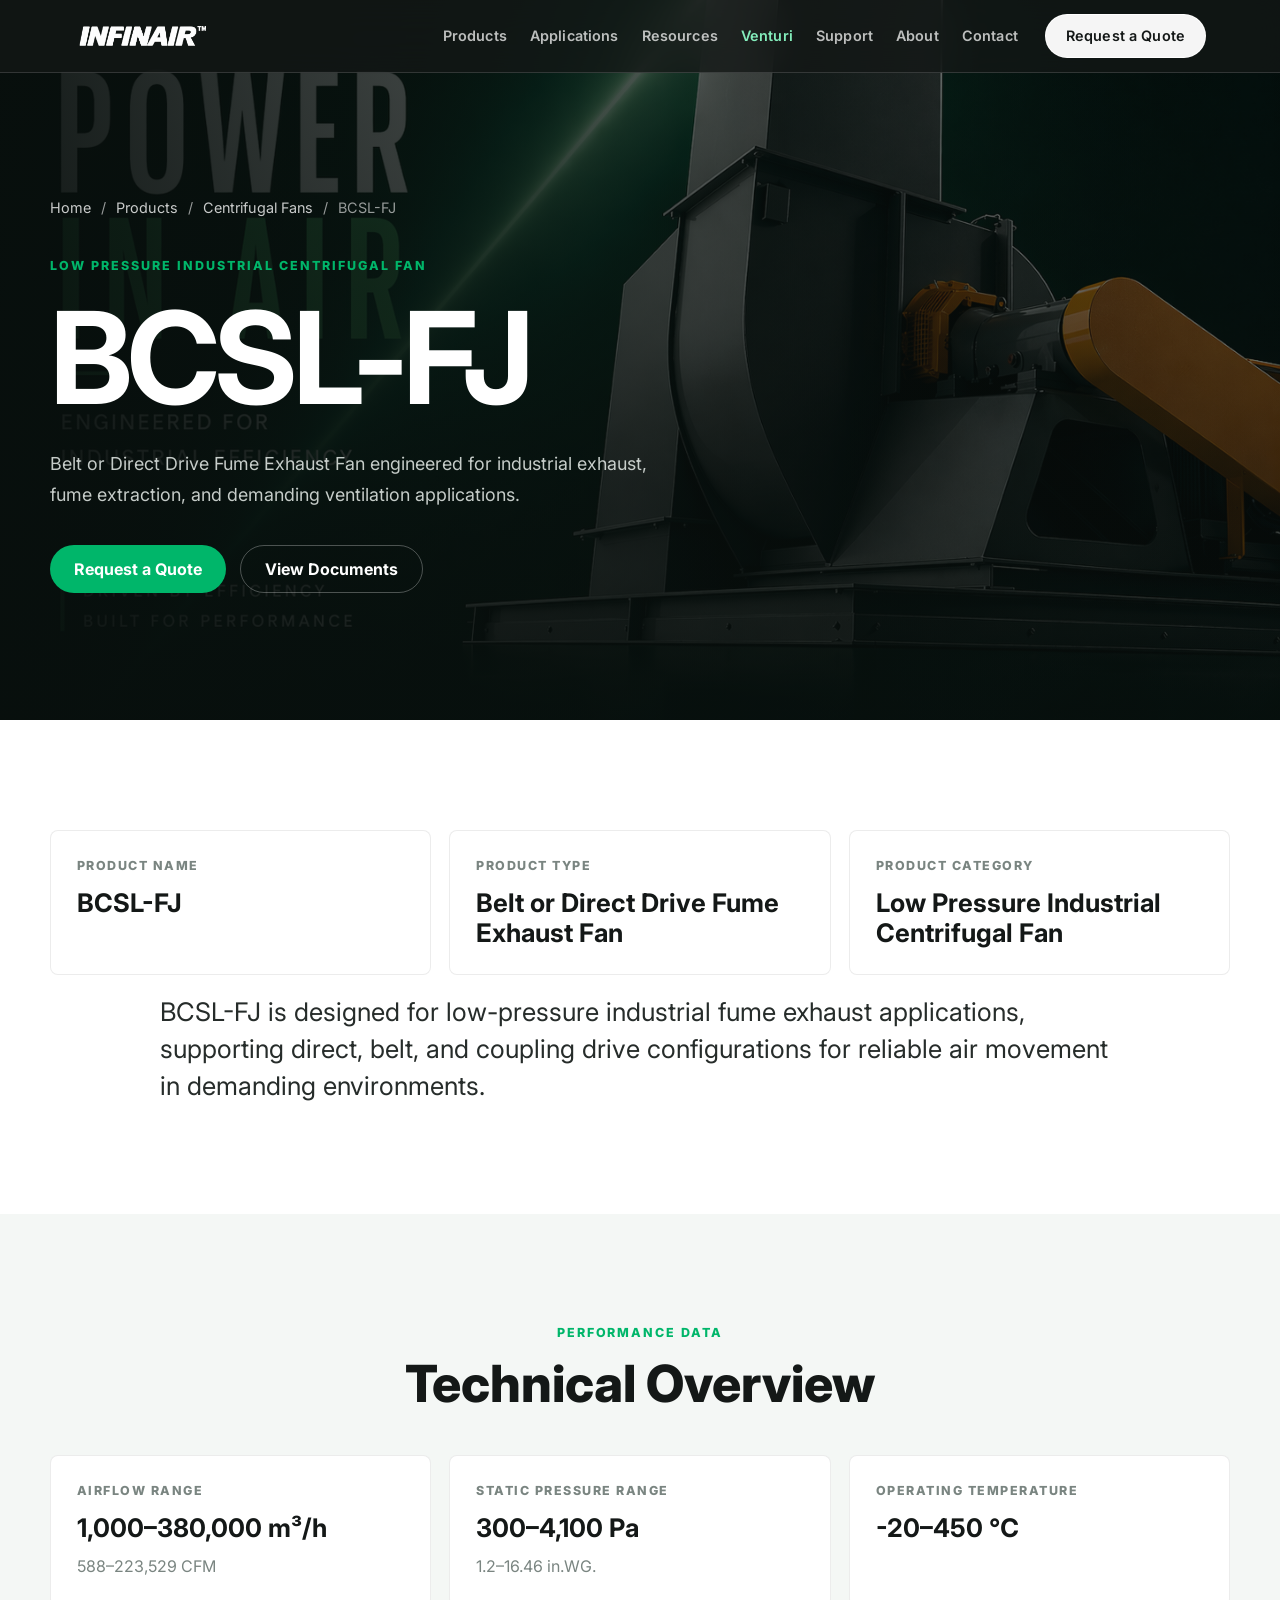
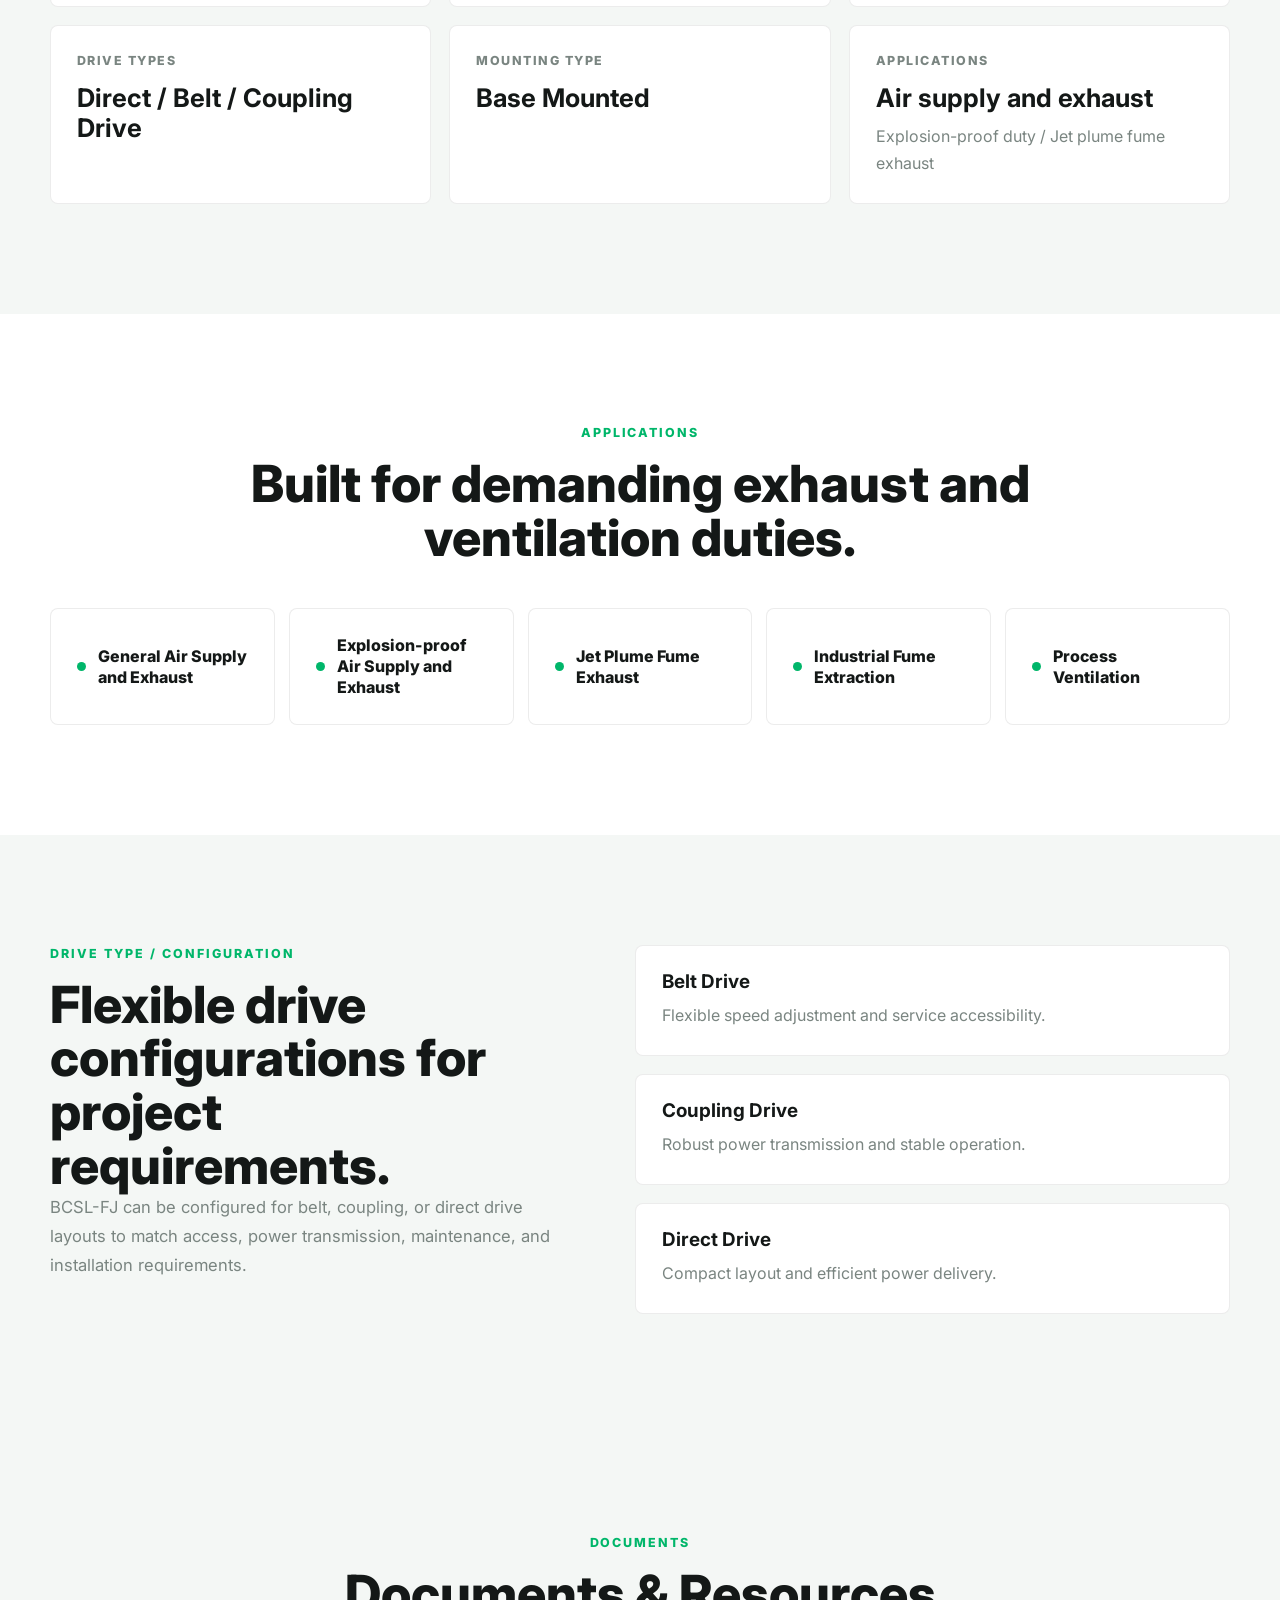
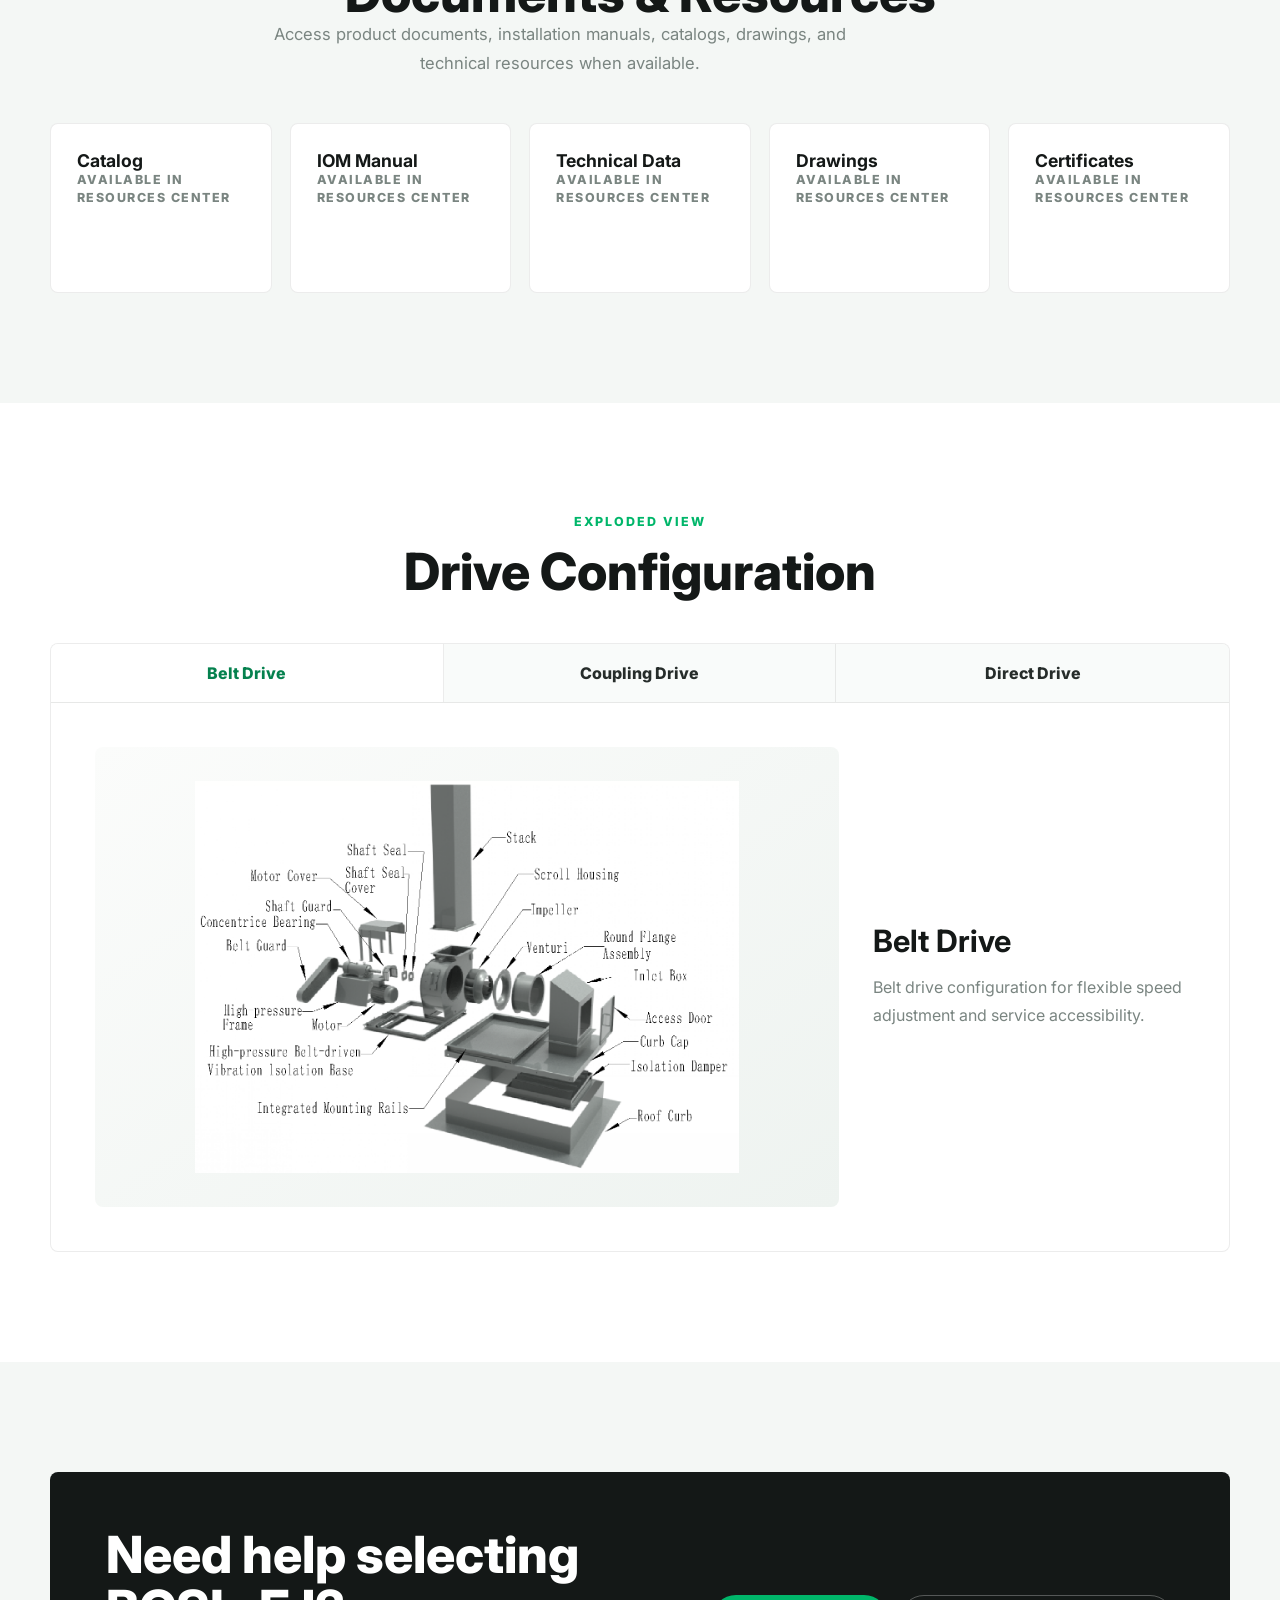
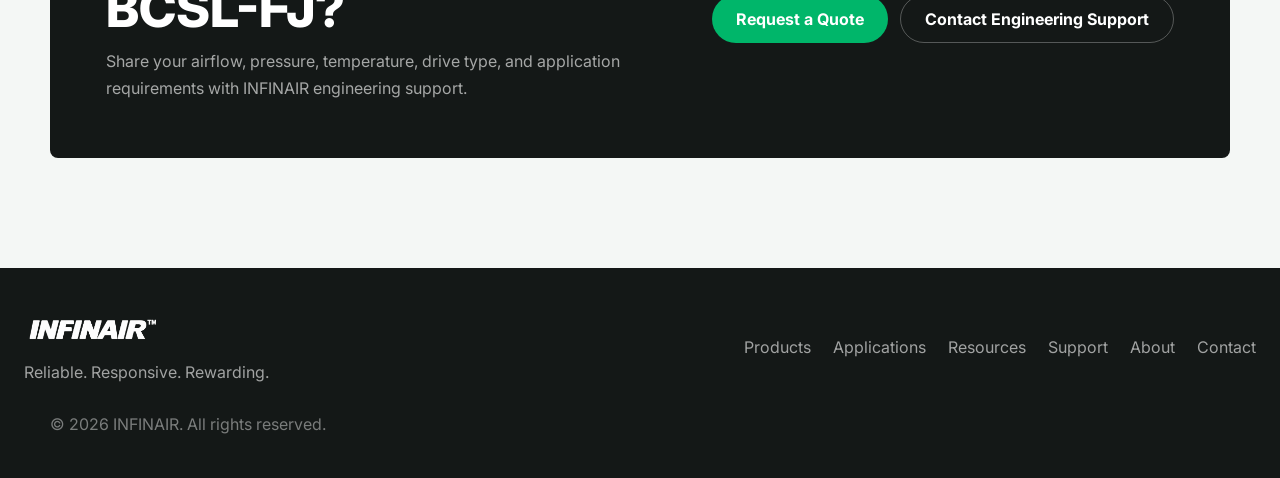
<file: bcsl-fj.html>
<!DOCTYPE html>
<html lang="en">
<head>
    <meta charset="UTF-8">
    <meta name="viewport" content="width=device-width, initial-scale=1.0">
    <meta name="description" content="INFINAIR BCSL-FJ belt or direct drive fume exhaust fan for low pressure industrial exhaust and ventilation applications.">
    <title>BCSL-FJ | INFINAIR</title>
    <link rel="preconnect" href="https://fonts.googleapis.com">
    <link rel="preconnect" href="https://fonts.gstatic.com" crossorigin>
    <link href="https://fonts.googleapis.com/css2?family=Inter:wght@400;500;600;700;800&display=swap" rel="stylesheet">
    <link rel="stylesheet" href="style.css">
</head>
<body>
    <header class="site-header" id="top">
        <nav class="navbar" aria-label="Main navigation">
            <a class="brand" href="index.html" aria-label="INFINAIR home"><img class="brand-logo" src="assets/logo.png" alt="INFINAIR"></a>
            <button class="menu-toggle" type="button" aria-label="Open menu" aria-expanded="false" aria-controls="primary-menu"><span></span><span></span></button>
            <div class="nav-links" id="primary-menu">
                <div class="nav-item"><a class="nav-dropdown-toggle" href="products.html" aria-expanded="false">Products</a><div class="mega-menu"><div class="mega-grid">
                    <a class="mega-link" href="products.html#axial-fans"><strong>Axial Fans</strong><span>High-volume airflow for inline and general ventilation applications.</span></a>
                    <a class="mega-link" href="centrifugal-fans.html"><strong>Centrifugal Fans</strong><span>Stable pressure performance for ducted ventilation and exhaust systems.</span></a>
                    <a class="mega-link" href="products.html#cabinet-fans"><strong>Cabinet Fans</strong><span>Compact packaged solutions for commercial HVAC systems.</span></a>
                    <a class="mega-link" href="products.html#roof-fans"><strong>Roof Fans</strong><span>Reliable rooftop ventilation for commercial and industrial buildings.</span></a>
                    <a class="mega-link" href="products.html#smoke-exhaust-fans"><strong>Smoke Exhaust Fans</strong><span>Designed for life-safety smoke control and emergency ventilation.</span></a>
                    <a class="mega-link" href="products.html#ec-fans"><strong>EC Fans</strong><span>Smart, energy-efficient fan solutions with integrated motor control.</span></a>
                </div></div></div>
                <div class="nav-item"><a class="nav-dropdown-toggle" href="applications.html" aria-expanded="false">Applications</a><div class="mega-menu"><div class="mega-grid">
                    <a class="mega-link" href="applications.html#commercial-ventilation"><strong>Commercial Ventilation</strong><span>Reliable air movement for offices, malls, hotels, and public buildings.</span></a>
                    <a class="mega-link" href="applications.html#industrial-exhaust"><strong>Industrial Exhaust</strong><span>Durable ventilation solutions for manufacturing and process environments.</span></a>
                    <a class="mega-link" href="applications.html#fire-smoke-control"><strong>Fire & Smoke Control</strong><span>Engineered fans for emergency smoke extraction and life-safety systems.</span></a>
                    <a class="mega-link" href="applications.html#kitchen-exhaust"><strong>Kitchen Exhaust</strong><span>Ventilation solutions for commercial kitchens and grease-laden exhaust.</span></a>
                    <a class="mega-link" href="applications.html#data-centers"><strong>Data Centers</strong><span>High-efficiency airflow solutions for thermal management and continuous operation.</span></a>
                    <a class="mega-link" href="applications.html#parking-garages"><strong>Parking Garages</strong><span>Ventilation and smoke control for enclosed parking structures.</span></a>
                </div></div></div>
                <div class="nav-item"><a class="nav-dropdown-toggle" href="resources.html" aria-expanded="false">Resources</a><div class="mega-menu"><div class="mega-grid">
                    <a class="mega-link" href="resources.html#product-catalogs"><strong>Product Catalogs</strong><span>Browse fan models, specifications, options, and application guidance.</span></a>
                    <a class="mega-link" href="resources.html#iom-manuals"><strong>IOM Manuals</strong><span>Access installation, operation, and maintenance manuals for INFINAIR products.</span></a>
                    <a class="mega-link" href="resources.html#technical-datasheets"><strong>Technical Datasheets</strong><span>Review performance data, dimensions, and product specifications.</span></a>
                    <a class="mega-link" href="resources.html#certifications"><strong>Certifications</strong><span>Find compliance documents, test reports, and product certification information.</span></a>
                    <a class="mega-link" href="resources.html#cad-drawings"><strong>CAD Drawings</strong><span>Download technical drawings for design, coordination, and submittals.</span></a>
                    <a class="mega-link" href="resources.html#case-studies"><strong>Case Studies</strong><span>Explore real project applications and solution examples.</span></a>
                </div></div></div>
                <div class="nav-item nav-item-featured"><a class="nav-dropdown-toggle" href="resources.html#venturi" aria-expanded="false">Venturi</a><div class="mega-menu"><div class="mega-grid mega-grid-venturi">
                    <a class="mega-link mega-link-featured" href="resources.html#venturi"><strong>Launch Venturi</strong><span>Open INFINAIR's online fan selection platform.</span></a>
                    <a class="mega-link" href="resources.html#venturi-product-selection"><strong>Product Selection</strong><span>Select fans by airflow, pressure, application, and performance requirements.</span></a>
                    <a class="mega-link" href="resources.html#venturi-performance-calculation"><strong>Performance Calculation</strong><span>Compare fan curves, efficiency, sound, and operating conditions.</span></a>
                    <a class="mega-link" href="resources.html#technical-submittals"><strong>Technical Submittals</strong><span>Generate project-ready technical documents and data sheets.</span></a>
                    <a class="mega-link" href="contact.html#quote"><strong>Request Access</strong><span>Contact INFINAIR to activate your Venturi account.</span></a>
                </div></div></div>
                <div class="nav-item"><a class="nav-dropdown-toggle" href="support.html" aria-expanded="false">Support</a><div class="mega-menu"><div class="mega-grid mega-grid-compact">
                    <a class="mega-link" href="support.html#engineering-support"><strong>Engineering Support</strong><span>Get help with fan selection, performance requirements, and project documentation.</span></a>
                    <a class="mega-link" href="support.html#selection-support"><strong>Selection Support</strong><span>Work with our team to identify the right fan solution for your application.</span></a>
                    <a class="mega-link" href="support.html#after-sales-service"><strong>After-Sales Service</strong><span>Support for installation, operation, maintenance, and replacement needs.</span></a>
                    <a class="mega-link" href="support.html#technical-inquiry"><strong>Technical Inquiry</strong><span>Submit technical questions to the INFINAIR support team.</span></a>
                </div></div></div>
                <div class="nav-item"><a class="nav-dropdown-toggle" href="about.html" aria-expanded="false">About</a><div class="mega-menu"><div class="mega-grid mega-grid-compact">
                    <a class="mega-link" href="about.html#company-overview"><strong>Company Overview</strong><span>Learn about INFINAIR and our air movement solutions.</span></a>
                    <a class="mega-link" href="about.html#manufacturing-capability"><strong>Manufacturing Capability</strong><span>Explore our production capacity, engineering process, and quality systems.</span></a>
                    <a class="mega-link" href="about.html#quality-control"><strong>Quality Control</strong><span>See our testing standards, inspection process, and reliability practices.</span></a>
                    <a class="mega-link" href="about.html#global-market"><strong>Global Market</strong><span>Discover how INFINAIR supports ventilation projects across international markets.</span></a>
                </div></div></div>
                <a class="nav-link" href="contact.html">Contact</a><a class="nav-cta" href="contact.html#quote">Request a Quote</a>
            </div>
        </nav>
    </header>

    <main>
        <section class="product-detail-hero">
            <div class="product-detail-bg" aria-hidden="true">
                <img src="assets/product/centrifugal/bcsl-fj%20resource/BCSLR%20FJ%20%E6%B5%B7%E6%8A%A5%E8%AE%BE%E8%AE%A12.png" alt="">
            </div>
            <div class="product-detail-hero-inner">
                <nav class="breadcrumb" aria-label="Breadcrumb">
                    <a href="index.html">Home</a><span>/</span>
                    <a href="products.html">Products</a><span>/</span>
                    <a href="centrifugal-fans.html">Centrifugal Fans</a><span>/</span>
                    <span>BCSL-FJ</span>
                </nav>
                <p class="eyebrow">Low Pressure Industrial Centrifugal Fan</p>
                <h1>BCSL-FJ</h1>
                <p class="hero-copy">Belt or Direct Drive Fume Exhaust Fan engineered for industrial exhaust, fume extraction, and demanding ventilation applications.</p>
                <div class="hero-actions">
                    <a class="button primary" href="contact.html#quote">Request a Quote</a>
                    <a class="button secondary" href="#documents">View Documents</a>
                </div>
            </div>
        </section>

        <section class="section product-summary-section">
            <div class="product-summary-grid">
                <article><span>Product Name</span><strong>BCSL-FJ</strong></article>
                <article><span>Product Type</span><strong>Belt or Direct Drive Fume Exhaust Fan</strong></article>
                <article><span>Product Category</span><strong>Low Pressure Industrial Centrifugal Fan</strong></article>
            </div>
            <p class="product-summary-copy">BCSL-FJ is designed for low-pressure industrial fume exhaust applications, supporting direct, belt, and coupling drive configurations for reliable air movement in demanding environments.</p>
        </section>

        <section class="section technical-overview">
            <div class="section-heading">
                <p class="eyebrow">Performance Data</p>
                <h2>Technical Overview</h2>
            </div>
            <div class="spec-grid">
                <article class="spec-card"><span>Airflow Range</span><strong>1,000&ndash;380,000 m&sup3;/h</strong><p>588&ndash;223,529 CFM</p></article>
                <article class="spec-card"><span>Static Pressure Range</span><strong>300&ndash;4,100 Pa</strong><p>1.2&ndash;16.46 in.WG.</p></article>
                <article class="spec-card"><span>Operating Temperature</span><strong>-20&ndash;450 &#8451;</strong></article>
                <article class="spec-card"><span>Drive Types</span><strong>Direct / Belt / Coupling Drive</strong></article>
                <article class="spec-card"><span>Mounting Type</span><strong>Base Mounted</strong></article>
                <article class="spec-card"><span>Applications</span><strong>Air supply and exhaust</strong><p>Explosion-proof duty / Jet plume fume exhaust</p></article>
            </div>
        </section>

        <section class="section applications-detail">
            <div class="section-heading">
                <p class="eyebrow">Applications</p>
                <h2>Built for demanding exhaust and ventilation duties.</h2>
            </div>
            <div class="application-chip-grid">
                <div class="application-chip">General Air Supply and Exhaust</div>
                <div class="application-chip">Explosion-proof Air Supply and Exhaust</div>
                <div class="application-chip">Jet Plume Fume Exhaust</div>
                <div class="application-chip">Industrial Fume Extraction</div>
                <div class="application-chip">Process Ventilation</div>
            </div>
        </section>

        <section class="section configuration-section">
            <div class="split-layout">
                <div>
                    <p class="eyebrow">Drive Type / Configuration</p>
                    <h2>Flexible drive configurations for project requirements.</h2>
                    <p class="section-copy">BCSL-FJ can be configured for belt, coupling, or direct drive layouts to match access, power transmission, maintenance, and installation requirements.</p>
                </div>
                <div class="config-list">
                    <article class="config-card"><h3>Belt Drive</h3><p>Flexible speed adjustment and service accessibility.</p></article>
                    <article class="config-card"><h3>Coupling Drive</h3><p>Robust power transmission and stable operation.</p></article>
                    <article class="config-card"><h3>Direct Drive</h3><p>Compact layout and efficient power delivery.</p></article>
                </div>
            </div>
        </section>

        <section class="section resources-detail" id="documents">
            <div class="section-heading">
                <p class="eyebrow">Documents</p>
                <h2>Documents & Resources</h2>
                <p class="section-copy">Access product documents, installation manuals, catalogs, drawings, and technical resources when available.</p>
            </div>
            <div class="resource-card-grid">
                <a class="resource-card" href="resources.html"><strong>Catalog</strong><span>Available in Resources Center</span></a>
                <a class="resource-card" href="resources.html"><strong>IOM Manual</strong><span>Available in Resources Center</span></a>
                <a class="resource-card" href="resources.html"><strong>Technical Data</strong><span>Available in Resources Center</span></a>
                <a class="resource-card" href="resources.html"><strong>Drawings</strong><span>Available in Resources Center</span></a>
                <a class="resource-card" href="resources.html"><strong>Certificates</strong><span>Available in Resources Center</span></a>
            </div>
        </section>

        <section class="section exploded-section">
            <div class="section-heading">
                <p class="eyebrow">Exploded View</p>
                <h2>Drive Configuration</h2>
            </div>
            <div class="drive-tabs" data-drive-tabs>
                <div class="drive-tab-list" role="tablist" aria-label="Drive configuration views">
                    <button class="drive-tab is-active" type="button" role="tab" aria-selected="true" data-drive-tab="belt">Belt Drive</button>
                    <button class="drive-tab" type="button" role="tab" aria-selected="false" data-drive-tab="coupling">Coupling Drive</button>
                    <button class="drive-tab" type="button" role="tab" aria-selected="false" data-drive-tab="direct">Direct Drive</button>
                </div>
                <div class="drive-panel is-active" role="tabpanel" data-drive-panel="belt">
                    <img src="assets/product/centrifugal/bcsl-fj%20resource/explod%20belt.png" alt="BCSL-FJ belt drive exploded view">
                    <div class="drive-panel-copy"><h3>Belt Drive</h3><p>Belt drive configuration for flexible speed adjustment and service accessibility.</p></div>
                </div>
                <div class="drive-panel" role="tabpanel" data-drive-panel="coupling">
                    <img src="assets/product/centrifugal/bcsl-fj%20resource/explod%20coupling.png" alt="BCSL-FJ coupling drive exploded view">
                    <div class="drive-panel-copy"><h3>Coupling Drive</h3><p>Coupling drive configuration for robust power transmission and stable operation.</p></div>
                </div>
                <div class="drive-panel" role="tabpanel" data-drive-panel="direct">
                    <img src="assets/product/centrifugal/bcsl-fj%20resource/explod%20direct.png" alt="BCSL-FJ direct drive exploded view">
                    <div class="drive-panel-copy"><h3>Direct Drive</h3><p>Direct drive configuration for compact layout and efficient power delivery.</p></div>
                </div>
            </div>
        </section>

        <section class="section cta-section">
            <div class="cta-band">
                <div>
                    <h2>Need help selecting BCSL-FJ?</h2>
                    <p>Share your airflow, pressure, temperature, drive type, and application requirements with INFINAIR engineering support.</p>
                </div>
                <div class="product-actions">
                    <a class="button primary" href="contact.html#quote">Request a Quote</a>
                    <a class="button secondary" href="support.html">Contact Engineering Support</a>
                </div>
            </div>
        </section>
    </main>

    <footer class="site-footer"><div><a class="brand" href="index.html"><img class="brand-logo" src="assets/logo.png" alt="INFINAIR"></a><p>Reliable. Responsive. Rewarding.</p></div><div class="footer-links"><a href="products.html">Products</a><a href="applications.html">Applications</a><a href="resources.html">Resources</a><a href="support.html">Support</a><a href="about.html">About</a><a href="contact.html">Contact</a></div><p class="copyright">&copy; 2026 INFINAIR. All rights reserved.</p></footer>
    <script src="script.js"></script>
</body>
</html>
</file>
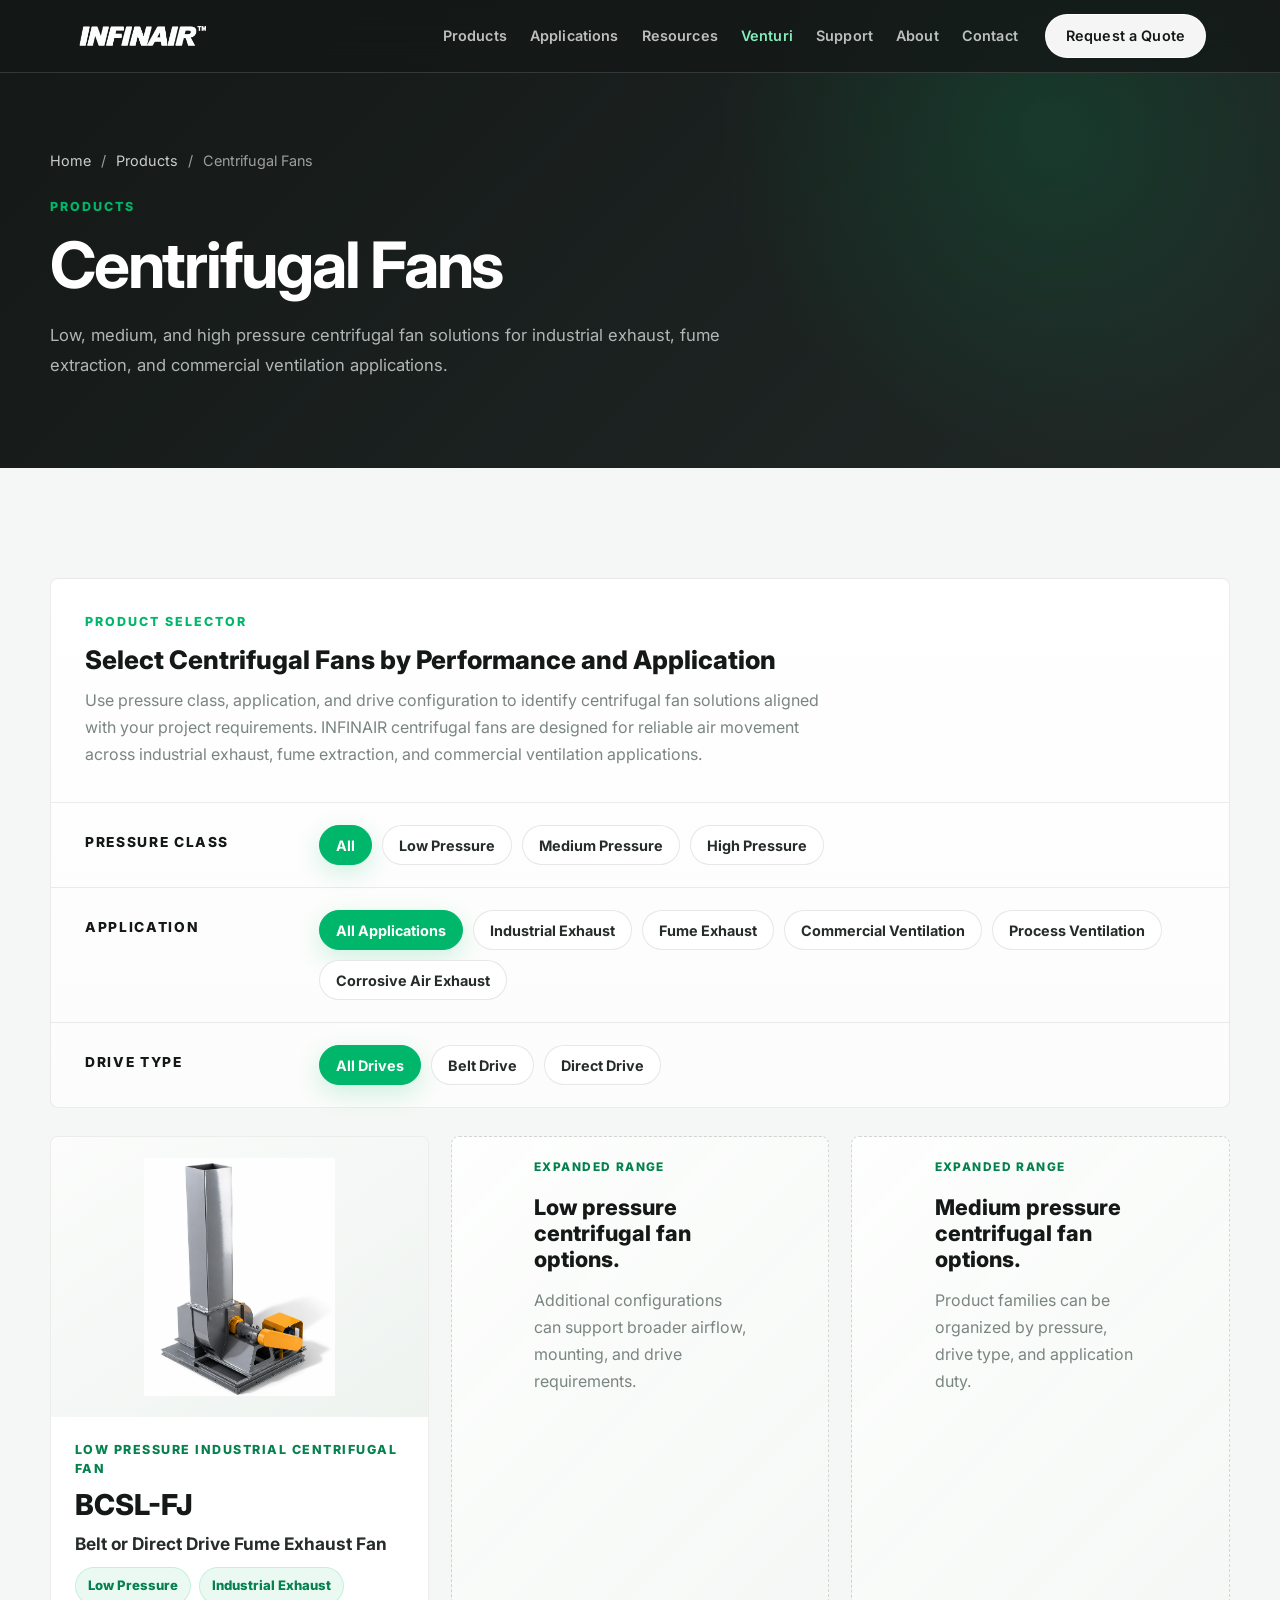
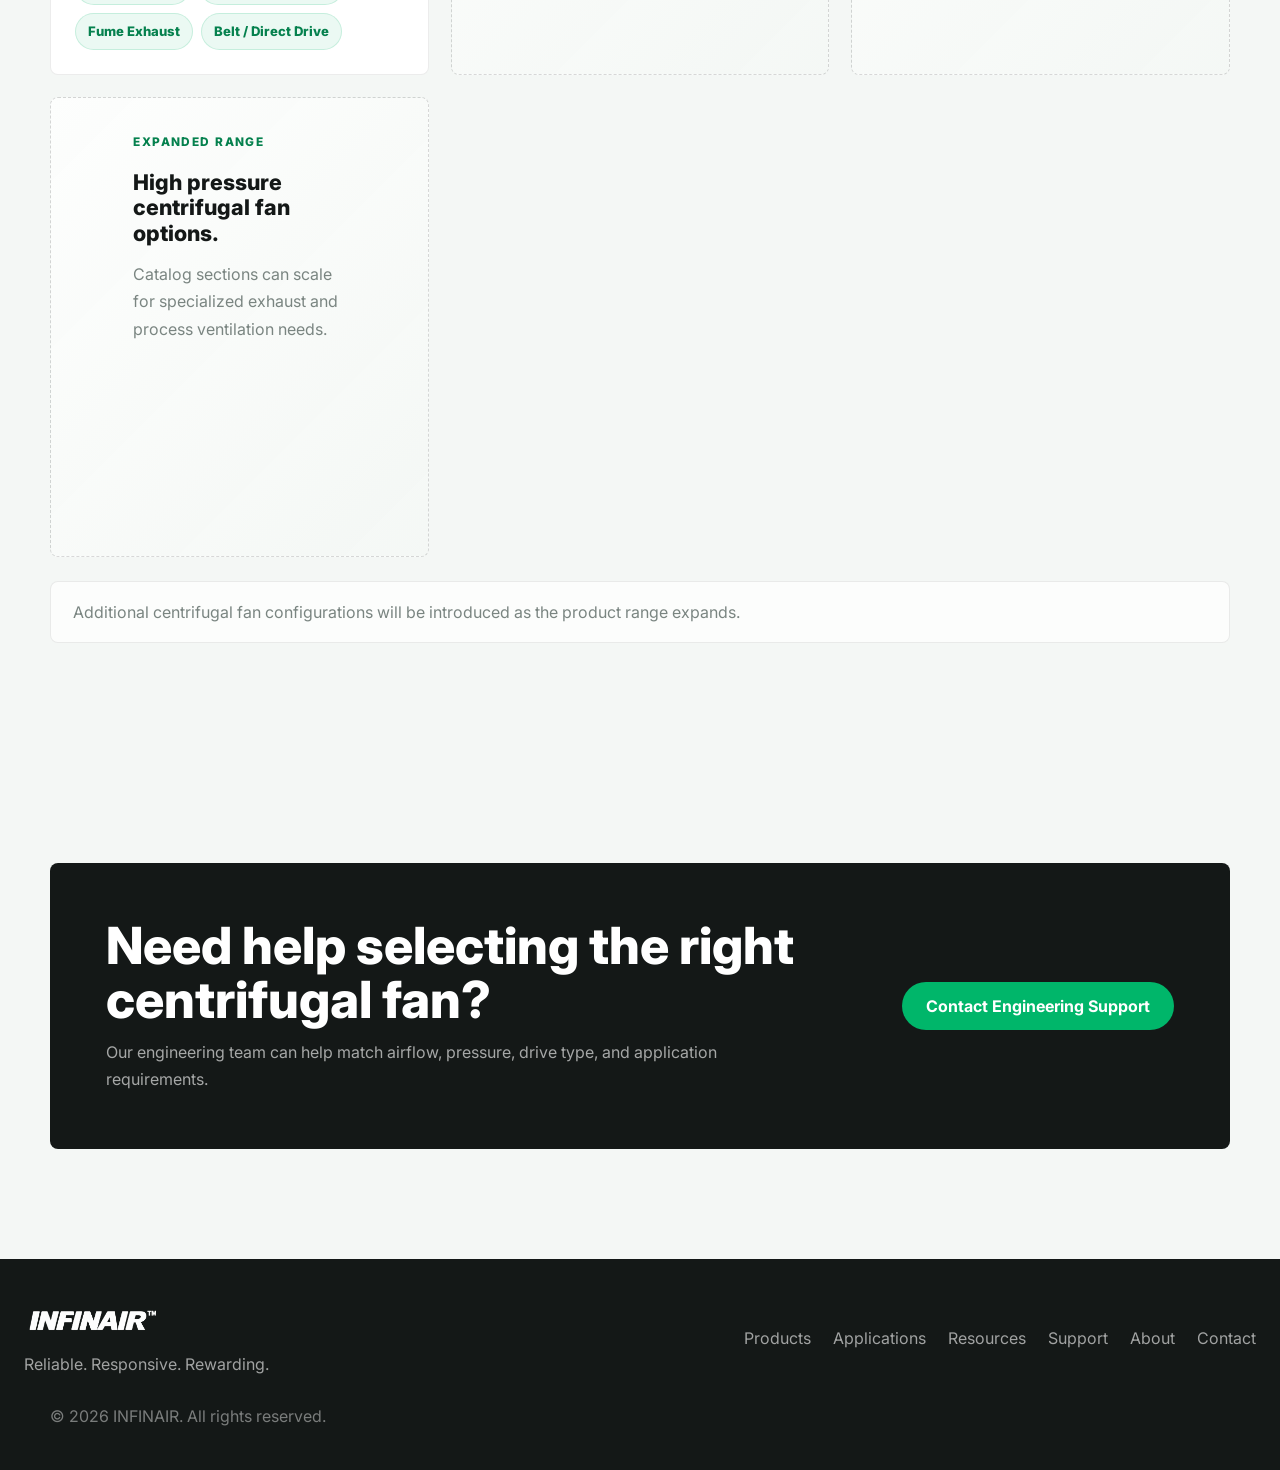
<file: centrifugal-fans.html>
<!DOCTYPE html>
<html lang="en">
<head>
    <meta charset="UTF-8">
    <meta name="viewport" content="width=device-width, initial-scale=1.0">
    <meta name="description" content="INFINAIR centrifugal fans for industrial exhaust, fume extraction, process ventilation, and commercial ventilation applications.">
    <title>Centrifugal Fans | INFINAIR</title>
    <link rel="preconnect" href="https://fonts.googleapis.com">
    <link rel="preconnect" href="https://fonts.gstatic.com" crossorigin>
    <link href="https://fonts.googleapis.com/css2?family=Inter:wght@400;500;600;700;800&display=swap" rel="stylesheet">
    <link rel="stylesheet" href="style.css">
</head>
<body>
    <header class="site-header" id="top">
        <nav class="navbar" aria-label="Main navigation">
            <a class="brand" href="index.html" aria-label="INFINAIR home"><img class="brand-logo" src="assets/logo.png" alt="INFINAIR"></a>
            <button class="menu-toggle" type="button" aria-label="Open menu" aria-expanded="false" aria-controls="primary-menu"><span></span><span></span></button>
            <div class="nav-links" id="primary-menu">
                <div class="nav-item"><a class="nav-dropdown-toggle" href="products.html" aria-expanded="false">Products</a><div class="mega-menu"><div class="mega-grid">
                    <a class="mega-link" href="products.html#axial-fans"><strong>Axial Fans</strong><span>High-volume airflow for inline and general ventilation applications.</span></a>
                    <a class="mega-link" href="centrifugal-fans.html"><strong>Centrifugal Fans</strong><span>Stable pressure performance for ducted ventilation and exhaust systems.</span></a>
                    <a class="mega-link" href="products.html#cabinet-fans"><strong>Cabinet Fans</strong><span>Compact packaged solutions for commercial HVAC systems.</span></a>
                    <a class="mega-link" href="products.html#roof-fans"><strong>Roof Fans</strong><span>Reliable rooftop ventilation for commercial and industrial buildings.</span></a>
                    <a class="mega-link" href="products.html#smoke-exhaust-fans"><strong>Smoke Exhaust Fans</strong><span>Designed for life-safety smoke control and emergency ventilation.</span></a>
                    <a class="mega-link" href="products.html#ec-fans"><strong>EC Fans</strong><span>Smart, energy-efficient fan solutions with integrated motor control.</span></a>
                </div></div></div>
                <div class="nav-item"><a class="nav-dropdown-toggle" href="applications.html" aria-expanded="false">Applications</a><div class="mega-menu"><div class="mega-grid">
                    <a class="mega-link" href="applications.html#commercial-ventilation"><strong>Commercial Ventilation</strong><span>Reliable air movement for offices, malls, hotels, and public buildings.</span></a>
                    <a class="mega-link" href="applications.html#industrial-exhaust"><strong>Industrial Exhaust</strong><span>Durable ventilation solutions for manufacturing and process environments.</span></a>
                    <a class="mega-link" href="applications.html#fire-smoke-control"><strong>Fire & Smoke Control</strong><span>Engineered fans for emergency smoke extraction and life-safety systems.</span></a>
                    <a class="mega-link" href="applications.html#kitchen-exhaust"><strong>Kitchen Exhaust</strong><span>Ventilation solutions for commercial kitchens and grease-laden exhaust.</span></a>
                    <a class="mega-link" href="applications.html#data-centers"><strong>Data Centers</strong><span>High-efficiency airflow solutions for thermal management and continuous operation.</span></a>
                    <a class="mega-link" href="applications.html#parking-garages"><strong>Parking Garages</strong><span>Ventilation and smoke control for enclosed parking structures.</span></a>
                </div></div></div>
                <div class="nav-item"><a class="nav-dropdown-toggle" href="resources.html" aria-expanded="false">Resources</a><div class="mega-menu"><div class="mega-grid">
                    <a class="mega-link" href="resources.html#product-catalogs"><strong>Product Catalogs</strong><span>Browse fan models, specifications, options, and application guidance.</span></a>
                    <a class="mega-link" href="resources.html#iom-manuals"><strong>IOM Manuals</strong><span>Access installation, operation, and maintenance manuals for INFINAIR products.</span></a>
                    <a class="mega-link" href="resources.html#technical-datasheets"><strong>Technical Datasheets</strong><span>Review performance data, dimensions, and product specifications.</span></a>
                    <a class="mega-link" href="resources.html#certifications"><strong>Certifications</strong><span>Find compliance documents, test reports, and product certification information.</span></a>
                    <a class="mega-link" href="resources.html#cad-drawings"><strong>CAD Drawings</strong><span>Download technical drawings for design, coordination, and submittals.</span></a>
                    <a class="mega-link" href="resources.html#case-studies"><strong>Case Studies</strong><span>Explore real project applications and solution examples.</span></a>
                </div></div></div>
                <div class="nav-item nav-item-featured"><a class="nav-dropdown-toggle" href="resources.html#venturi" aria-expanded="false">Venturi</a><div class="mega-menu"><div class="mega-grid mega-grid-venturi">
                    <a class="mega-link mega-link-featured" href="resources.html#venturi"><strong>Launch Venturi</strong><span>Open INFINAIR's online fan selection platform.</span></a>
                    <a class="mega-link" href="resources.html#venturi-product-selection"><strong>Product Selection</strong><span>Select fans by airflow, pressure, application, and performance requirements.</span></a>
                    <a class="mega-link" href="resources.html#venturi-performance-calculation"><strong>Performance Calculation</strong><span>Compare fan curves, efficiency, sound, and operating conditions.</span></a>
                    <a class="mega-link" href="resources.html#technical-submittals"><strong>Technical Submittals</strong><span>Generate project-ready technical documents and data sheets.</span></a>
                    <a class="mega-link" href="contact.html#quote"><strong>Request Access</strong><span>Contact INFINAIR to activate your Venturi account.</span></a>
                </div></div></div>
                <div class="nav-item"><a class="nav-dropdown-toggle" href="support.html" aria-expanded="false">Support</a><div class="mega-menu"><div class="mega-grid mega-grid-compact">
                    <a class="mega-link" href="support.html#engineering-support"><strong>Engineering Support</strong><span>Get help with fan selection, performance requirements, and project documentation.</span></a>
                    <a class="mega-link" href="support.html#selection-support"><strong>Selection Support</strong><span>Work with our team to identify the right fan solution for your application.</span></a>
                    <a class="mega-link" href="support.html#after-sales-service"><strong>After-Sales Service</strong><span>Support for installation, operation, maintenance, and replacement needs.</span></a>
                    <a class="mega-link" href="support.html#technical-inquiry"><strong>Technical Inquiry</strong><span>Submit technical questions to the INFINAIR support team.</span></a>
                </div></div></div>
                <div class="nav-item"><a class="nav-dropdown-toggle" href="about.html" aria-expanded="false">About</a><div class="mega-menu"><div class="mega-grid mega-grid-compact">
                    <a class="mega-link" href="about.html#company-overview"><strong>Company Overview</strong><span>Learn about INFINAIR and our air movement solutions.</span></a>
                    <a class="mega-link" href="about.html#manufacturing-capability"><strong>Manufacturing Capability</strong><span>Explore our production capacity, engineering process, and quality systems.</span></a>
                    <a class="mega-link" href="about.html#quality-control"><strong>Quality Control</strong><span>See our testing standards, inspection process, and reliability practices.</span></a>
                    <a class="mega-link" href="about.html#global-market"><strong>Global Market</strong><span>Discover how INFINAIR supports ventilation projects across international markets.</span></a>
                </div></div></div>
                <a class="nav-link" href="contact.html">Contact</a><a class="nav-cta" href="contact.html#quote">Request a Quote</a>
            </div>
        </nav>
    </header>

    <main>
        <section class="page-hero product-family-hero">
            <div class="page-hero-inner">
                <nav class="breadcrumb" aria-label="Breadcrumb">
                    <a href="index.html">Home</a>
                    <span>/</span>
                    <a href="products.html">Products</a>
                    <span>/</span>
                    <span>Centrifugal Fans</span>
                </nav>
                <p class="eyebrow">Products</p>
                <h1>Centrifugal Fans</h1>
                <p>Low, medium, and high pressure centrifugal fan solutions for industrial exhaust, fume extraction, and commercial ventilation applications.</p>
            </div>
        </section>

        <section class="section product-selector" aria-label="Centrifugal fan product selection">
            <div class="filter-panel" data-product-filters>
                <div class="selector-heading">
                    <p class="eyebrow">Product Selector</p>
                    <h2>Select Centrifugal Fans by Performance and Application</h2>
                    <p>Use pressure class, application, and drive configuration to identify centrifugal fan solutions aligned with your project requirements. INFINAIR centrifugal fans are designed for reliable air movement across industrial exhaust, fume extraction, and commercial ventilation applications.</p>
                </div>
                <div class="filter-group" data-filter-group="pressure">
                    <h2>Pressure Class</h2>
                    <div class="filter-options" role="group" aria-label="Pressure Class">
                        <button class="filter-button is-active" type="button" data-filter="pressure" data-value="all">All</button>
                        <button class="filter-button" type="button" data-filter="pressure" data-value="low">Low Pressure</button>
                        <button class="filter-button" type="button" data-filter="pressure" data-value="medium">Medium Pressure</button>
                        <button class="filter-button" type="button" data-filter="pressure" data-value="high">High Pressure</button>
                    </div>
                </div>
                <div class="filter-group" data-filter-group="application">
                    <h2>Application</h2>
                    <div class="filter-options" role="group" aria-label="Application">
                        <button class="filter-button is-active" type="button" data-filter="application" data-value="all">All Applications</button>
                        <button class="filter-button" type="button" data-filter="application" data-value="industrial-exhaust">Industrial Exhaust</button>
                        <button class="filter-button" type="button" data-filter="application" data-value="fume-exhaust">Fume Exhaust</button>
                        <button class="filter-button" type="button" data-filter="application" data-value="commercial-ventilation">Commercial Ventilation</button>
                        <button class="filter-button" type="button" data-filter="application" data-value="process-ventilation">Process Ventilation</button>
                        <button class="filter-button" type="button" data-filter="application" data-value="corrosive-air-exhaust">Corrosive Air Exhaust</button>
                    </div>
                </div>
                <div class="filter-group" data-filter-group="drive">
                    <h2>Drive Type</h2>
                    <div class="filter-options" role="group" aria-label="Drive Type">
                        <button class="filter-button is-active" type="button" data-filter="drive" data-value="all">All Drives</button>
                        <button class="filter-button" type="button" data-filter="drive" data-value="belt">Belt Drive</button>
                        <button class="filter-button" type="button" data-filter="drive" data-value="direct">Direct Drive</button>
                    </div>
                </div>
            </div>

            <div class="product-family-grid" data-product-grid>
                <article class="family-product-card" id="bcsl-fj" data-product-card data-pressure="low" data-application="industrial-exhaust fume-exhaust" data-drive="belt direct">
                    <div class="family-product-media">
                        <img src="assets/product/centrifugal/BCSL-FJ.png" alt="INFINAIR BCSL-FJ centrifugal fume exhaust fan">
                    </div>
                    <div class="family-product-content">
                        <p class="product-category">Low Pressure Industrial Centrifugal Fan</p>
                        <h2>BCSL-FJ</h2>
                        <h3>Belt or Direct Drive Fume Exhaust Fan</h3>
                        <div class="product-tags" aria-label="Product tags">
                            <span>Low Pressure</span>
                            <span>Industrial Exhaust</span>
                            <span>Fume Exhaust</span>
                            <span>Belt / Direct Drive</span>
                        </div>
                        <div class="product-card-overlay">
                            <p>Designed for low-pressure industrial fume exhaust applications with belt or direct drive configurations.</p>
                            <div class="product-actions">
                                <a class="button secondary-dark" href="bcsl-fj.html">View Details</a>
                                <a class="button primary" href="contact.html#quote">Request a Quote</a>
                            </div>
                        </div>
                    </div>
                </article>
                <article class="family-product-card catalog-preview-card" aria-label="Additional centrifugal fan model category">
                    <div class="catalog-preview-inner">
                        <span>Expanded Range</span>
                        <h2>Low pressure centrifugal fan options.</h2>
                        <p>Additional configurations can support broader airflow, mounting, and drive requirements.</p>
                    </div>
                </article>
                <article class="family-product-card catalog-preview-card" aria-label="Additional centrifugal fan model category">
                    <div class="catalog-preview-inner">
                        <span>Expanded Range</span>
                        <h2>Medium pressure centrifugal fan options.</h2>
                        <p>Product families can be organized by pressure, drive type, and application duty.</p>
                    </div>
                </article>
                <article class="family-product-card catalog-preview-card" aria-label="Additional centrifugal fan model category">
                    <div class="catalog-preview-inner">
                        <span>Expanded Range</span>
                        <h2>High pressure centrifugal fan options.</h2>
                        <p>Catalog sections can scale for specialized exhaust and process ventilation needs.</p>
                    </div>
                </article>
            </div>

            <p class="filter-empty" data-filter-empty hidden>No centrifugal fan models match the selected filters yet.</p>
            <div class="future-note">Additional centrifugal fan configurations will be introduced as the product range expands.</div>
        </section>

        <section class="section cta-section">
            <div class="cta-band">
                <div>
                    <h2>Need help selecting the right centrifugal fan?</h2>
                    <p>Our engineering team can help match airflow, pressure, drive type, and application requirements.</p>
                </div>
                <a class="button primary" href="support.html">Contact Engineering Support</a>
            </div>
        </section>
    </main>

    <footer class="site-footer"><div><a class="brand" href="index.html"><img class="brand-logo" src="assets/logo.png" alt="INFINAIR"></a><p>Reliable. Responsive. Rewarding.</p></div><div class="footer-links"><a href="products.html">Products</a><a href="applications.html">Applications</a><a href="resources.html">Resources</a><a href="support.html">Support</a><a href="about.html">About</a><a href="contact.html">Contact</a></div><p class="copyright">&copy; 2026 INFINAIR. All rights reserved.</p></footer>
    <script src="script.js"></script>
</body>
</html>
</file>
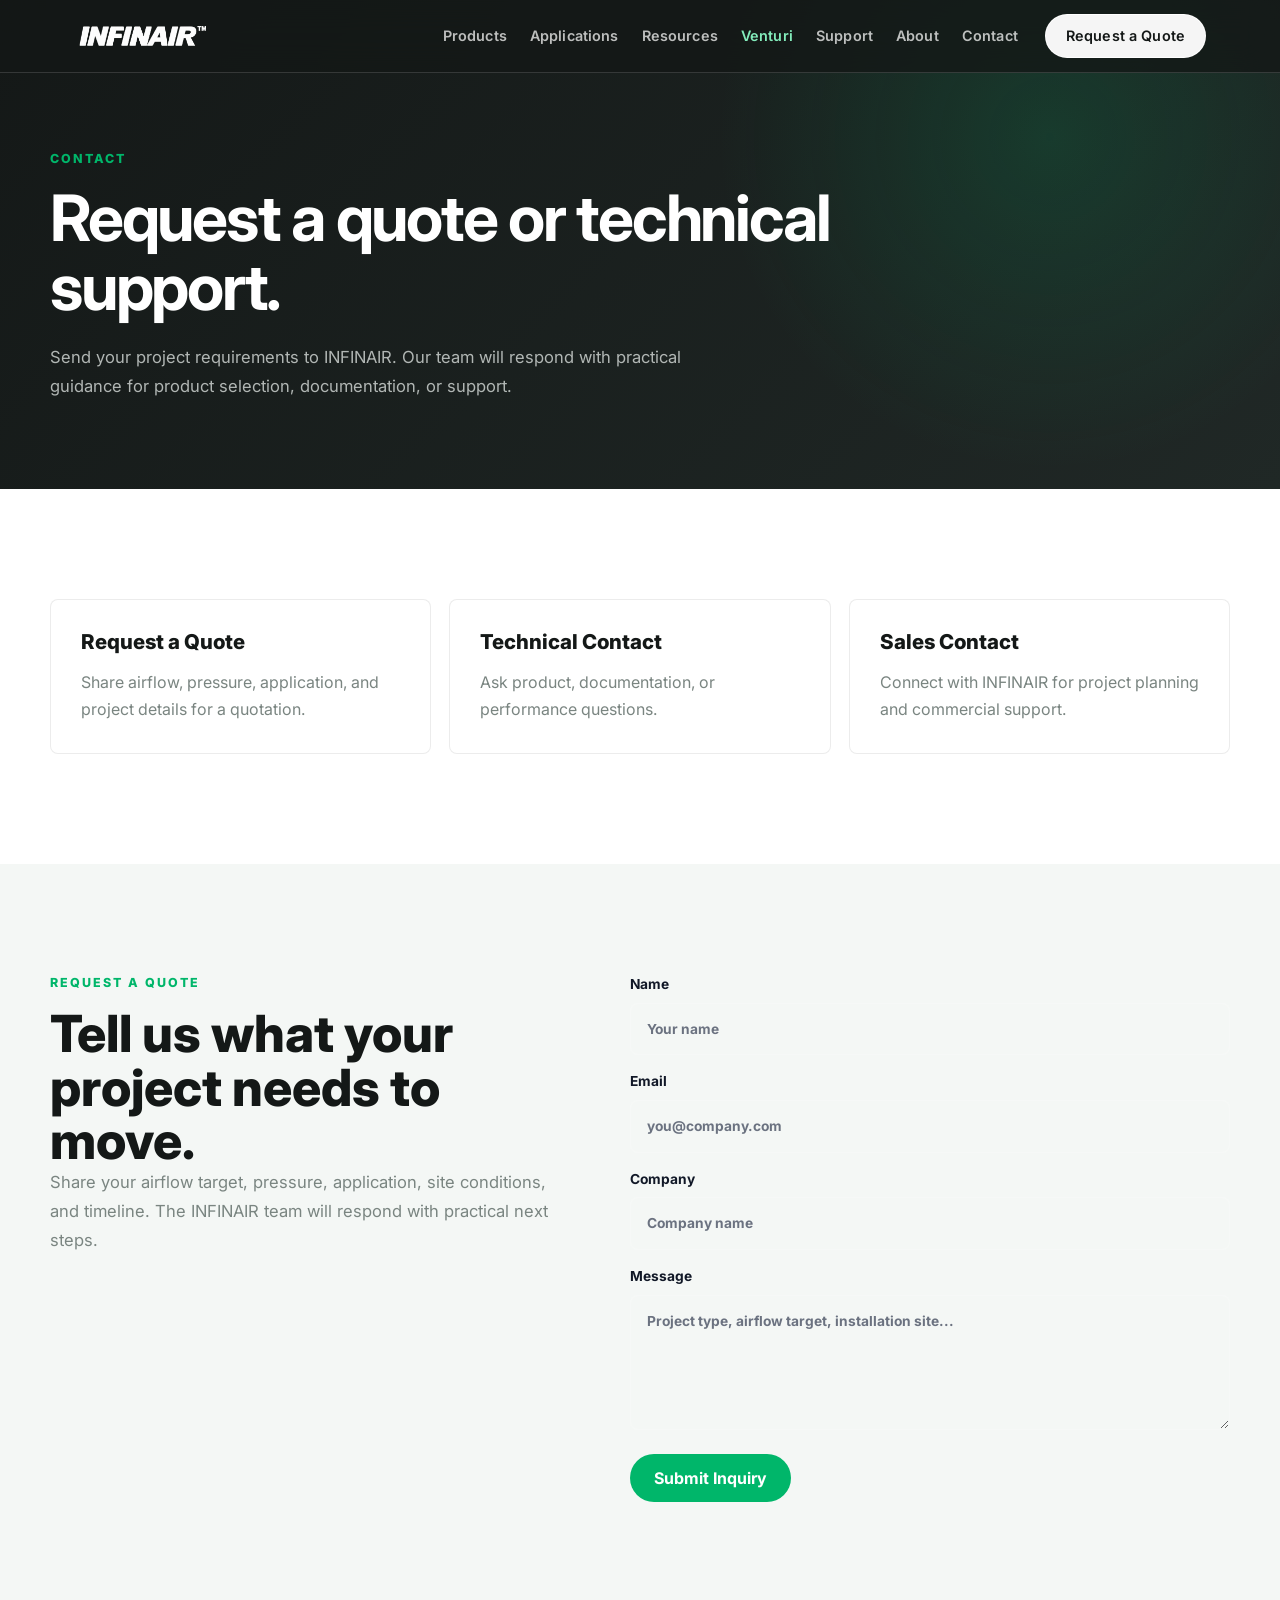
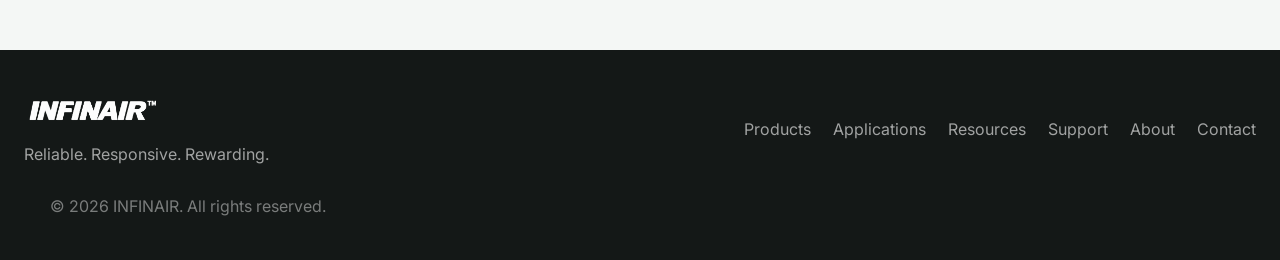
<file: contact.html>
﻿<!DOCTYPE html>
<html lang="en">
<head>
    <meta charset="UTF-8">
    <meta name="viewport" content="width=device-width, initial-scale=1.0">
    <meta name="description" content="Contact INFINAIR to request a quote, ask technical questions, or discuss ventilation project requirements.">
    <title>Contact | INFINAIR</title>
    <link rel="preconnect" href="https://fonts.googleapis.com">
    <link rel="preconnect" href="https://fonts.gstatic.com" crossorigin>
    <link href="https://fonts.googleapis.com/css2?family=Inter:wght@400;500;600;700;800&display=swap" rel="stylesheet">
    <link rel="stylesheet" href="style.css">
</head>
<body>
    <header class="site-header" id="top">
        <nav class="navbar" aria-label="Main navigation">
            <a class="brand" href="index.html" aria-label="INFINAIR home"><img class="brand-logo" src="assets/logo.png" alt="INFINAIR"></a>
            <button class="menu-toggle" type="button" aria-label="Open menu" aria-expanded="false" aria-controls="primary-menu"><span></span><span></span></button>
            <div class="nav-links" id="primary-menu">
                <div class="nav-item"><a class="nav-dropdown-toggle" href="products.html" aria-expanded="false">Products</a><div class="mega-menu"><div class="mega-grid">
                    <a class="mega-link" href="products.html#axial-fans"><strong>Axial Fans</strong><span>High-volume airflow for inline and general ventilation applications.</span></a>
                    <a class="mega-link" href="centrifugal-fans.html"><strong>Centrifugal Fans</strong><span>Stable pressure performance for ducted ventilation and exhaust systems.</span></a>
                    <a class="mega-link" href="products.html#cabinet-fans"><strong>Cabinet Fans</strong><span>Compact packaged solutions for commercial HVAC systems.</span></a>
                    <a class="mega-link" href="products.html#roof-fans"><strong>Roof Fans</strong><span>Reliable rooftop ventilation for commercial and industrial buildings.</span></a>
                    <a class="mega-link" href="products.html#smoke-exhaust-fans"><strong>Smoke Exhaust Fans</strong><span>Designed for life-safety smoke control and emergency ventilation.</span></a>
                    <a class="mega-link" href="products.html#ec-fans"><strong>EC Fans</strong><span>Smart, energy-efficient fan solutions with integrated motor control.</span></a>
                </div></div></div>
                <div class="nav-item"><a class="nav-dropdown-toggle" href="applications.html" aria-expanded="false">Applications</a><div class="mega-menu"><div class="mega-grid">
                    <a class="mega-link" href="applications.html#commercial-ventilation"><strong>Commercial Ventilation</strong><span>Reliable air movement for offices, malls, hotels, and public buildings.</span></a>
                    <a class="mega-link" href="applications.html#industrial-exhaust"><strong>Industrial Exhaust</strong><span>Durable ventilation solutions for manufacturing and process environments.</span></a>
                    <a class="mega-link" href="applications.html#fire-smoke-control"><strong>Fire & Smoke Control</strong><span>Engineered fans for emergency smoke extraction and life-safety systems.</span></a>
                    <a class="mega-link" href="applications.html#kitchen-exhaust"><strong>Kitchen Exhaust</strong><span>Ventilation solutions for commercial kitchens and grease-laden exhaust.</span></a>
                    <a class="mega-link" href="applications.html#data-centers"><strong>Data Centers</strong><span>High-efficiency airflow solutions for thermal management and continuous operation.</span></a>
                    <a class="mega-link" href="applications.html#parking-garages"><strong>Parking Garages</strong><span>Ventilation and smoke control for enclosed parking structures.</span></a>
                </div></div></div>
                <div class="nav-item"><a class="nav-dropdown-toggle" href="resources.html" aria-expanded="false">Resources</a><div class="mega-menu"><div class="mega-grid">
                    <a class="mega-link" href="resources.html#product-catalogs"><strong>Product Catalogs</strong><span>Browse fan models, specifications, options, and application guidance.</span></a>
                    <a class="mega-link" href="resources.html#iom-manuals"><strong>IOM Manuals</strong><span>Access installation, operation, and maintenance manuals for INFINAIR products.</span></a>
                    <a class="mega-link" href="resources.html#technical-datasheets"><strong>Technical Datasheets</strong><span>Review performance data, dimensions, and product specifications.</span></a>
                    <a class="mega-link" href="resources.html#certifications"><strong>Certifications</strong><span>Find compliance documents, test reports, and product certification information.</span></a>
                    <a class="mega-link" href="resources.html#cad-drawings"><strong>CAD Drawings</strong><span>Download technical drawings for design, coordination, and submittals.</span></a>
                    <a class="mega-link" href="resources.html#case-studies"><strong>Case Studies</strong><span>Explore real project applications and solution examples.</span></a>
                </div></div></div>
                <div class="nav-item nav-item-featured"><a class="nav-dropdown-toggle" href="resources.html#venturi" aria-expanded="false">Venturi</a><div class="mega-menu"><div class="mega-grid mega-grid-venturi">
                    <a class="mega-link mega-link-featured" href="resources.html#venturi"><strong>Launch Venturi</strong><span>Open INFINAIR's online fan selection platform.</span></a>
                    <a class="mega-link" href="resources.html#venturi-product-selection"><strong>Product Selection</strong><span>Select fans by airflow, pressure, application, and performance requirements.</span></a>
                    <a class="mega-link" href="resources.html#venturi-performance-calculation"><strong>Performance Calculation</strong><span>Compare fan curves, efficiency, sound, and operating conditions.</span></a>
                    <a class="mega-link" href="resources.html#technical-submittals"><strong>Technical Submittals</strong><span>Generate project-ready technical documents and data sheets.</span></a>
                    <a class="mega-link" href="contact.html#quote"><strong>Request Access</strong><span>Contact INFINAIR to activate your Venturi account.</span></a>
                </div></div></div>
                <div class="nav-item"><a class="nav-dropdown-toggle" href="support.html" aria-expanded="false">Support</a><div class="mega-menu"><div class="mega-grid mega-grid-compact">
                    <a class="mega-link" href="support.html#engineering-support"><strong>Engineering Support</strong><span>Get help with fan selection, performance requirements, and project documentation.</span></a>
                    <a class="mega-link" href="support.html#selection-support"><strong>Selection Support</strong><span>Work with our team to identify the right fan solution for your application.</span></a>
                    <a class="mega-link" href="support.html#after-sales-service"><strong>After-Sales Service</strong><span>Support for installation, operation, maintenance, and replacement needs.</span></a>
                    <a class="mega-link" href="support.html#technical-inquiry"><strong>Technical Inquiry</strong><span>Submit technical questions to the INFINAIR support team.</span></a>
                </div></div></div>
                <div class="nav-item"><a class="nav-dropdown-toggle" href="about.html" aria-expanded="false">About</a><div class="mega-menu"><div class="mega-grid mega-grid-compact">
                    <a class="mega-link" href="about.html#company-overview"><strong>Company Overview</strong><span>Learn about INFINAIR and our air movement solutions.</span></a>
                    <a class="mega-link" href="about.html#manufacturing-capability"><strong>Manufacturing Capability</strong><span>Explore our production capacity, engineering process, and quality systems.</span></a>
                    <a class="mega-link" href="about.html#quality-control"><strong>Quality Control</strong><span>See our testing standards, inspection process, and reliability practices.</span></a>
                    <a class="mega-link" href="about.html#global-market"><strong>Global Market</strong><span>Discover how INFINAIR supports ventilation projects across international markets.</span></a>
                </div></div></div>
                <a class="nav-link" href="contact.html">Contact</a><a class="nav-cta" href="contact.html#quote">Request a Quote</a>
            </div>
        </nav>
    </header>
    <meta name="description" content="Contact INFINAIR to request a quote, ask technical questions, or discuss ventilation project requirements.">    <main>
        <section class="page-hero"><div class="page-hero-inner"><p class="eyebrow">Contact</p><h1>Request a quote or technical support.</h1><p>Send your project requirements to INFINAIR. Our team will respond with practical guidance for product selection, documentation, or support.</p></div></section>
        <section class="section"><div class="content-grid">
            <article class="page-card" id="quote-overview"><h2>Request a Quote</h2><p>Share airflow, pressure, application, and project details for a quotation.</p></article>
            <article class="page-card" id="technical-contact"><h2>Technical Contact</h2><p>Ask product, documentation, or performance questions.</p></article>
            <article class="page-card" id="sales-contact"><h2>Sales Contact</h2><p>Connect with INFINAIR for project planning and commercial support.</p></article>
        </div></section>
        <section class="section contact" id="quote"><div class="quote-layout"><div><p class="eyebrow">Request a Quote</p><h2>Tell us what your project needs to move.</h2><p class="section-copy">Share your airflow target, pressure, application, site conditions, and timeline. The INFINAIR team will respond with practical next steps.</p></div><form class="contact-form light-form" action="#" method="post"><label>Name<input type="text" name="name" placeholder="Your name" required></label><label>Email<input type="email" name="email" placeholder="you@company.com" required></label><label>Company<input type="text" name="company" placeholder="Company name"></label><label>Message<textarea name="message" rows="5" placeholder="Project type, airflow target, installation site..." required></textarea></label><button class="button primary" type="submit">Submit Inquiry</button><p class="form-status" role="status" aria-live="polite"></p></form></div></section>
    </main>    <footer class="site-footer"><div><a class="brand" href="index.html"><img class="brand-logo" src="assets/logo.png" alt="INFINAIR"></a><p>Reliable. Responsive. Rewarding.</p></div><div class="footer-links"><a href="products.html">Products</a><a href="applications.html">Applications</a><a href="resources.html">Resources</a><a href="support.html">Support</a><a href="about.html">About</a><a href="contact.html">Contact</a></div><p class="copyright">&copy; 2026 INFINAIR. All rights reserved.</p></footer>
    <script src="script.js"></script>
</body>
</html>
</file>
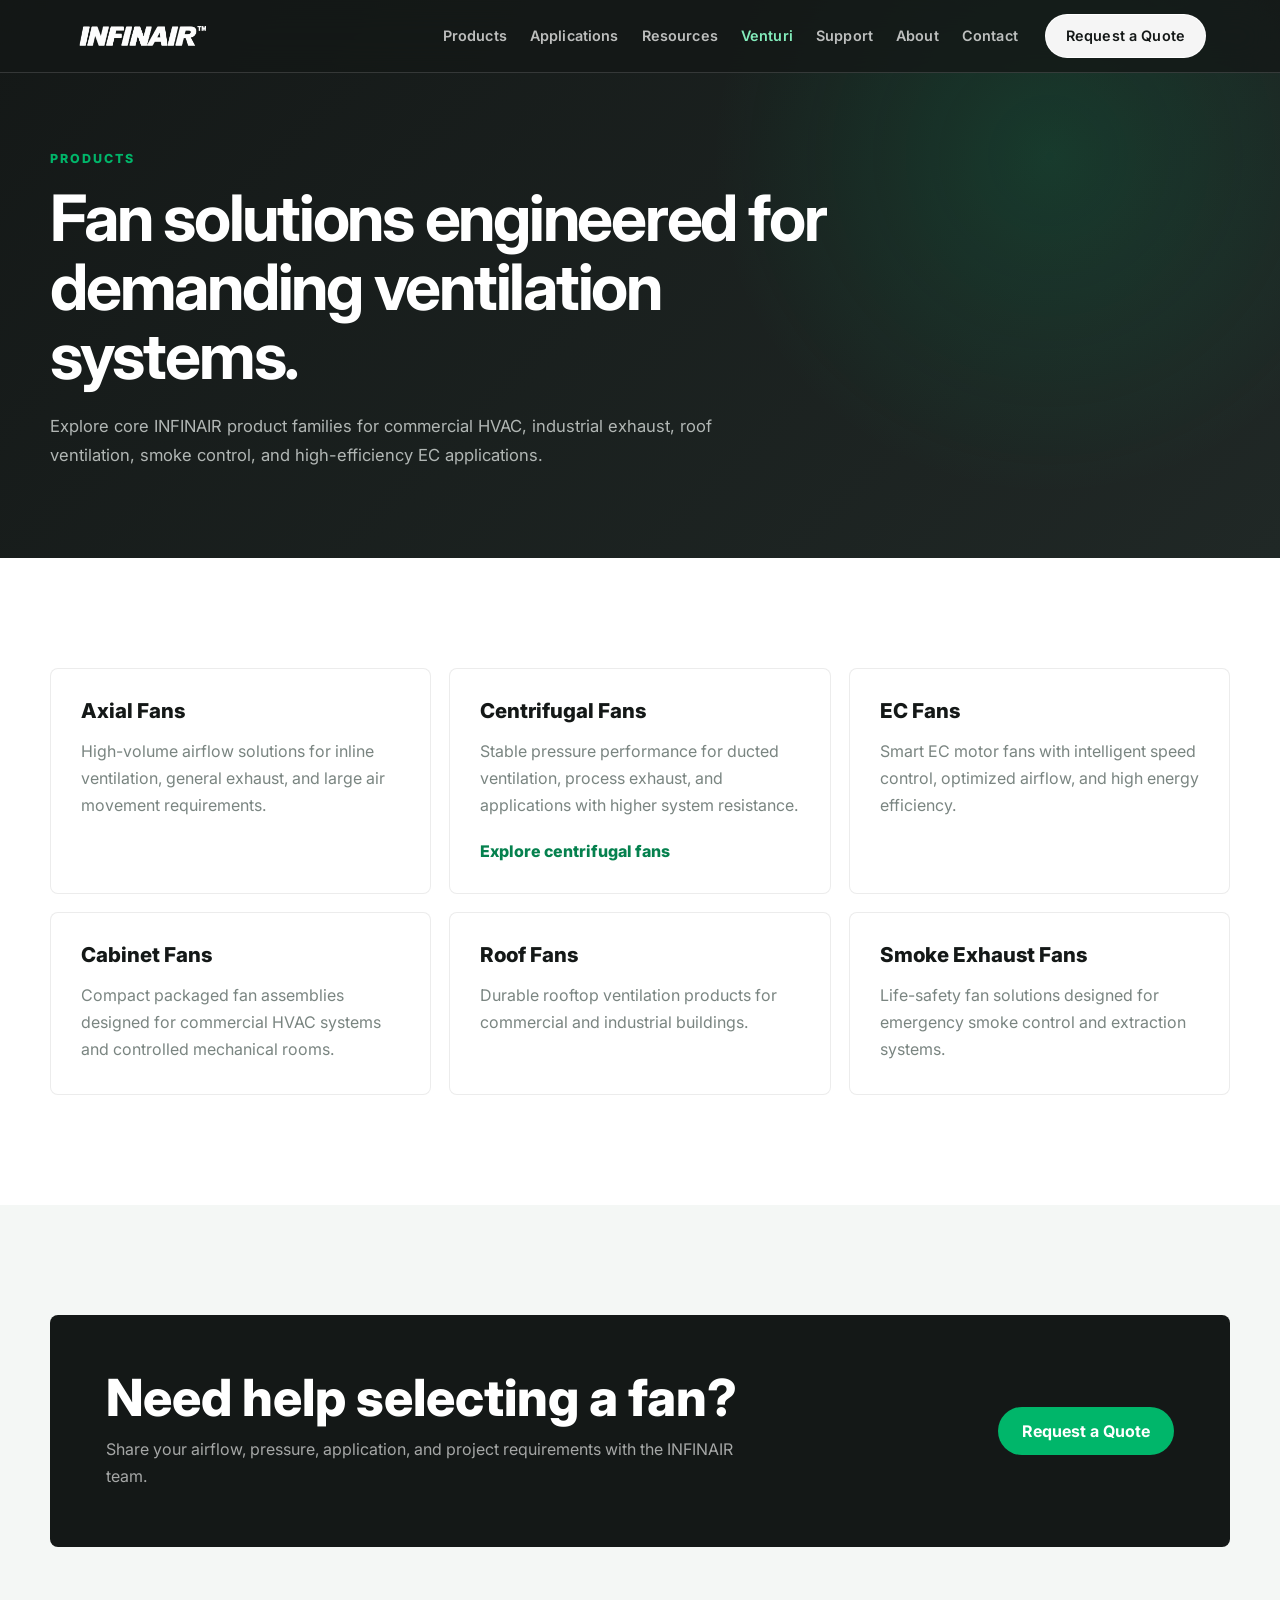
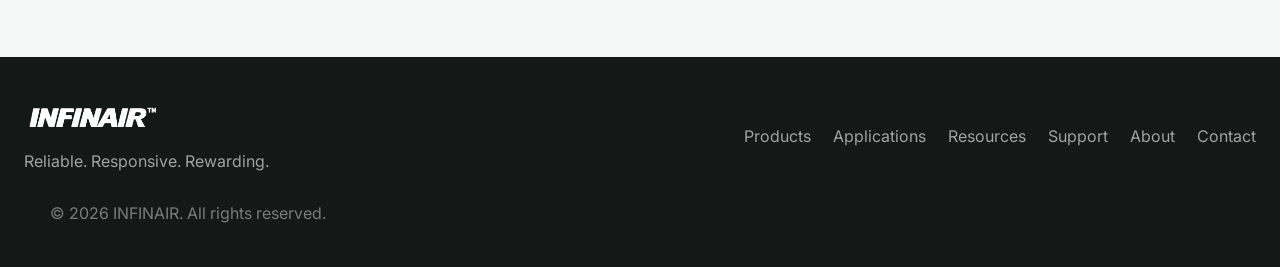
<file: products.html>
﻿<!DOCTYPE html>
<html lang="en">
<head>
    <meta charset="UTF-8">
    <meta name="viewport" content="width=device-width, initial-scale=1.0">
    <meta name="description" content="Explore INFINAIR industrial fan solutions for commercial, industrial, and smoke control ventilation projects.">
    <title>Products | INFINAIR</title>
    <link rel="preconnect" href="https://fonts.googleapis.com">
    <link rel="preconnect" href="https://fonts.gstatic.com" crossorigin>
    <link href="https://fonts.googleapis.com/css2?family=Inter:wght@400;500;600;700;800&display=swap" rel="stylesheet">
    <link rel="stylesheet" href="style.css">
</head>
<body>
    <header class="site-header" id="top">
        <nav class="navbar" aria-label="Main navigation">
            <a class="brand" href="index.html" aria-label="INFINAIR home"><img class="brand-logo" src="assets/logo.png" alt="INFINAIR"></a>
            <button class="menu-toggle" type="button" aria-label="Open menu" aria-expanded="false" aria-controls="primary-menu"><span></span><span></span></button>
            <div class="nav-links" id="primary-menu">
                <div class="nav-item"><a class="nav-dropdown-toggle" href="products.html" aria-expanded="false">Products</a><div class="mega-menu"><div class="mega-grid">
                    <a class="mega-link" href="products.html#axial-fans"><strong>Axial Fans</strong><span>High-volume airflow for inline and general ventilation applications.</span></a>
                    <a class="mega-link" href="centrifugal-fans.html"><strong>Centrifugal Fans</strong><span>Stable pressure performance for ducted ventilation and exhaust systems.</span></a>
                    <a class="mega-link" href="products.html#cabinet-fans"><strong>Cabinet Fans</strong><span>Compact packaged solutions for commercial HVAC systems.</span></a>
                    <a class="mega-link" href="products.html#roof-fans"><strong>Roof Fans</strong><span>Reliable rooftop ventilation for commercial and industrial buildings.</span></a>
                    <a class="mega-link" href="products.html#smoke-exhaust-fans"><strong>Smoke Exhaust Fans</strong><span>Designed for life-safety smoke control and emergency ventilation.</span></a>
                    <a class="mega-link" href="products.html#ec-fans"><strong>EC Fans</strong><span>Smart, energy-efficient fan solutions with integrated motor control.</span></a>
                </div></div></div>
                <div class="nav-item"><a class="nav-dropdown-toggle" href="applications.html" aria-expanded="false">Applications</a><div class="mega-menu"><div class="mega-grid">
                    <a class="mega-link" href="applications.html#commercial-ventilation"><strong>Commercial Ventilation</strong><span>Reliable air movement for offices, malls, hotels, and public buildings.</span></a>
                    <a class="mega-link" href="applications.html#industrial-exhaust"><strong>Industrial Exhaust</strong><span>Durable ventilation solutions for manufacturing and process environments.</span></a>
                    <a class="mega-link" href="applications.html#fire-smoke-control"><strong>Fire & Smoke Control</strong><span>Engineered fans for emergency smoke extraction and life-safety systems.</span></a>
                    <a class="mega-link" href="applications.html#kitchen-exhaust"><strong>Kitchen Exhaust</strong><span>Ventilation solutions for commercial kitchens and grease-laden exhaust.</span></a>
                    <a class="mega-link" href="applications.html#data-centers"><strong>Data Centers</strong><span>High-efficiency airflow solutions for thermal management and continuous operation.</span></a>
                    <a class="mega-link" href="applications.html#parking-garages"><strong>Parking Garages</strong><span>Ventilation and smoke control for enclosed parking structures.</span></a>
                </div></div></div>
                <div class="nav-item"><a class="nav-dropdown-toggle" href="resources.html" aria-expanded="false">Resources</a><div class="mega-menu"><div class="mega-grid">
                    <a class="mega-link" href="resources.html#product-catalogs"><strong>Product Catalogs</strong><span>Browse fan models, specifications, options, and application guidance.</span></a>
                    <a class="mega-link" href="resources.html#iom-manuals"><strong>IOM Manuals</strong><span>Access installation, operation, and maintenance manuals for INFINAIR products.</span></a>
                    <a class="mega-link" href="resources.html#technical-datasheets"><strong>Technical Datasheets</strong><span>Review performance data, dimensions, and product specifications.</span></a>
                    <a class="mega-link" href="resources.html#certifications"><strong>Certifications</strong><span>Find compliance documents, test reports, and product certification information.</span></a>
                    <a class="mega-link" href="resources.html#cad-drawings"><strong>CAD Drawings</strong><span>Download technical drawings for design, coordination, and submittals.</span></a>
                    <a class="mega-link" href="resources.html#case-studies"><strong>Case Studies</strong><span>Explore real project applications and solution examples.</span></a>
                </div></div></div>
                <div class="nav-item nav-item-featured"><a class="nav-dropdown-toggle" href="resources.html#venturi" aria-expanded="false">Venturi</a><div class="mega-menu"><div class="mega-grid mega-grid-venturi">
                    <a class="mega-link mega-link-featured" href="resources.html#venturi"><strong>Launch Venturi</strong><span>Open INFINAIR's online fan selection platform.</span></a>
                    <a class="mega-link" href="resources.html#venturi-product-selection"><strong>Product Selection</strong><span>Select fans by airflow, pressure, application, and performance requirements.</span></a>
                    <a class="mega-link" href="resources.html#venturi-performance-calculation"><strong>Performance Calculation</strong><span>Compare fan curves, efficiency, sound, and operating conditions.</span></a>
                    <a class="mega-link" href="resources.html#technical-submittals"><strong>Technical Submittals</strong><span>Generate project-ready technical documents and data sheets.</span></a>
                    <a class="mega-link" href="contact.html#quote"><strong>Request Access</strong><span>Contact INFINAIR to activate your Venturi account.</span></a>
                </div></div></div>
                <div class="nav-item"><a class="nav-dropdown-toggle" href="support.html" aria-expanded="false">Support</a><div class="mega-menu"><div class="mega-grid mega-grid-compact">
                    <a class="mega-link" href="support.html#engineering-support"><strong>Engineering Support</strong><span>Get help with fan selection, performance requirements, and project documentation.</span></a>
                    <a class="mega-link" href="support.html#selection-support"><strong>Selection Support</strong><span>Work with our team to identify the right fan solution for your application.</span></a>
                    <a class="mega-link" href="support.html#after-sales-service"><strong>After-Sales Service</strong><span>Support for installation, operation, maintenance, and replacement needs.</span></a>
                    <a class="mega-link" href="support.html#technical-inquiry"><strong>Technical Inquiry</strong><span>Submit technical questions to the INFINAIR support team.</span></a>
                </div></div></div>
                <div class="nav-item"><a class="nav-dropdown-toggle" href="about.html" aria-expanded="false">About</a><div class="mega-menu"><div class="mega-grid mega-grid-compact">
                    <a class="mega-link" href="about.html#company-overview"><strong>Company Overview</strong><span>Learn about INFINAIR and our air movement solutions.</span></a>
                    <a class="mega-link" href="about.html#manufacturing-capability"><strong>Manufacturing Capability</strong><span>Explore our production capacity, engineering process, and quality systems.</span></a>
                    <a class="mega-link" href="about.html#quality-control"><strong>Quality Control</strong><span>See our testing standards, inspection process, and reliability practices.</span></a>
                    <a class="mega-link" href="about.html#global-market"><strong>Global Market</strong><span>Discover how INFINAIR supports ventilation projects across international markets.</span></a>
                </div></div></div>
                <a class="nav-link" href="contact.html">Contact</a><a class="nav-cta" href="contact.html#quote">Request a Quote</a>
            </div>
        </nav>
    </header>
    <main>
        <section class="page-hero"><div class="page-hero-inner"><p class="eyebrow">Products</p><h1>Fan solutions engineered for demanding ventilation systems.</h1><p>Explore core INFINAIR product families for commercial HVAC, industrial exhaust, roof ventilation, smoke control, and high-efficiency EC applications.</p></div></section>
        <section class="section"><div class="content-grid">
            <article class="page-card" id="axial-fans"><h2>Axial Fans</h2><p>High-volume airflow solutions for inline ventilation, general exhaust, and large air movement requirements.</p></article>
            <article class="page-card" id="centrifugal-fans"><h2>Centrifugal Fans</h2><p>Stable pressure performance for ducted ventilation, process exhaust, and applications with higher system resistance.</p><a class="text-link" href="centrifugal-fans.html">Explore centrifugal fans</a></article>
            <article class="page-card" id="ec-fans"><h2>EC Fans</h2><p>Smart EC motor fans with intelligent speed control, optimized airflow, and high energy efficiency.</p></article>
            <article class="page-card" id="cabinet-fans"><h2>Cabinet Fans</h2><p>Compact packaged fan assemblies designed for commercial HVAC systems and controlled mechanical rooms.</p></article>
            <article class="page-card" id="roof-fans"><h2>Roof Fans</h2><p>Durable rooftop ventilation products for commercial and industrial buildings.</p></article>
            <article class="page-card" id="smoke-exhaust-fans"><h2>Smoke Exhaust Fans</h2><p>Life-safety fan solutions designed for emergency smoke control and extraction systems.</p></article>
        </div></section>
        <section class="section cta-section"><div class="cta-band"><div><h2>Need help selecting a fan?</h2><p>Share your airflow, pressure, application, and project requirements with the INFINAIR team.</p></div><a class="button primary" href="contact.html#quote">Request a Quote</a></div></section>
    </main>
    <footer class="site-footer"><div><a class="brand" href="index.html"><img class="brand-logo" src="assets/logo.png" alt="INFINAIR"></a><p>Reliable. Responsive. Rewarding.</p></div><div class="footer-links"><a href="products.html">Products</a><a href="applications.html">Applications</a><a href="resources.html">Resources</a><a href="support.html">Support</a><a href="about.html">About</a><a href="contact.html">Contact</a></div><p class="copyright">&copy; 2026 INFINAIR. All rights reserved.</p></footer>
    <script src="script.js"></script>
</body>
</html>
</file>
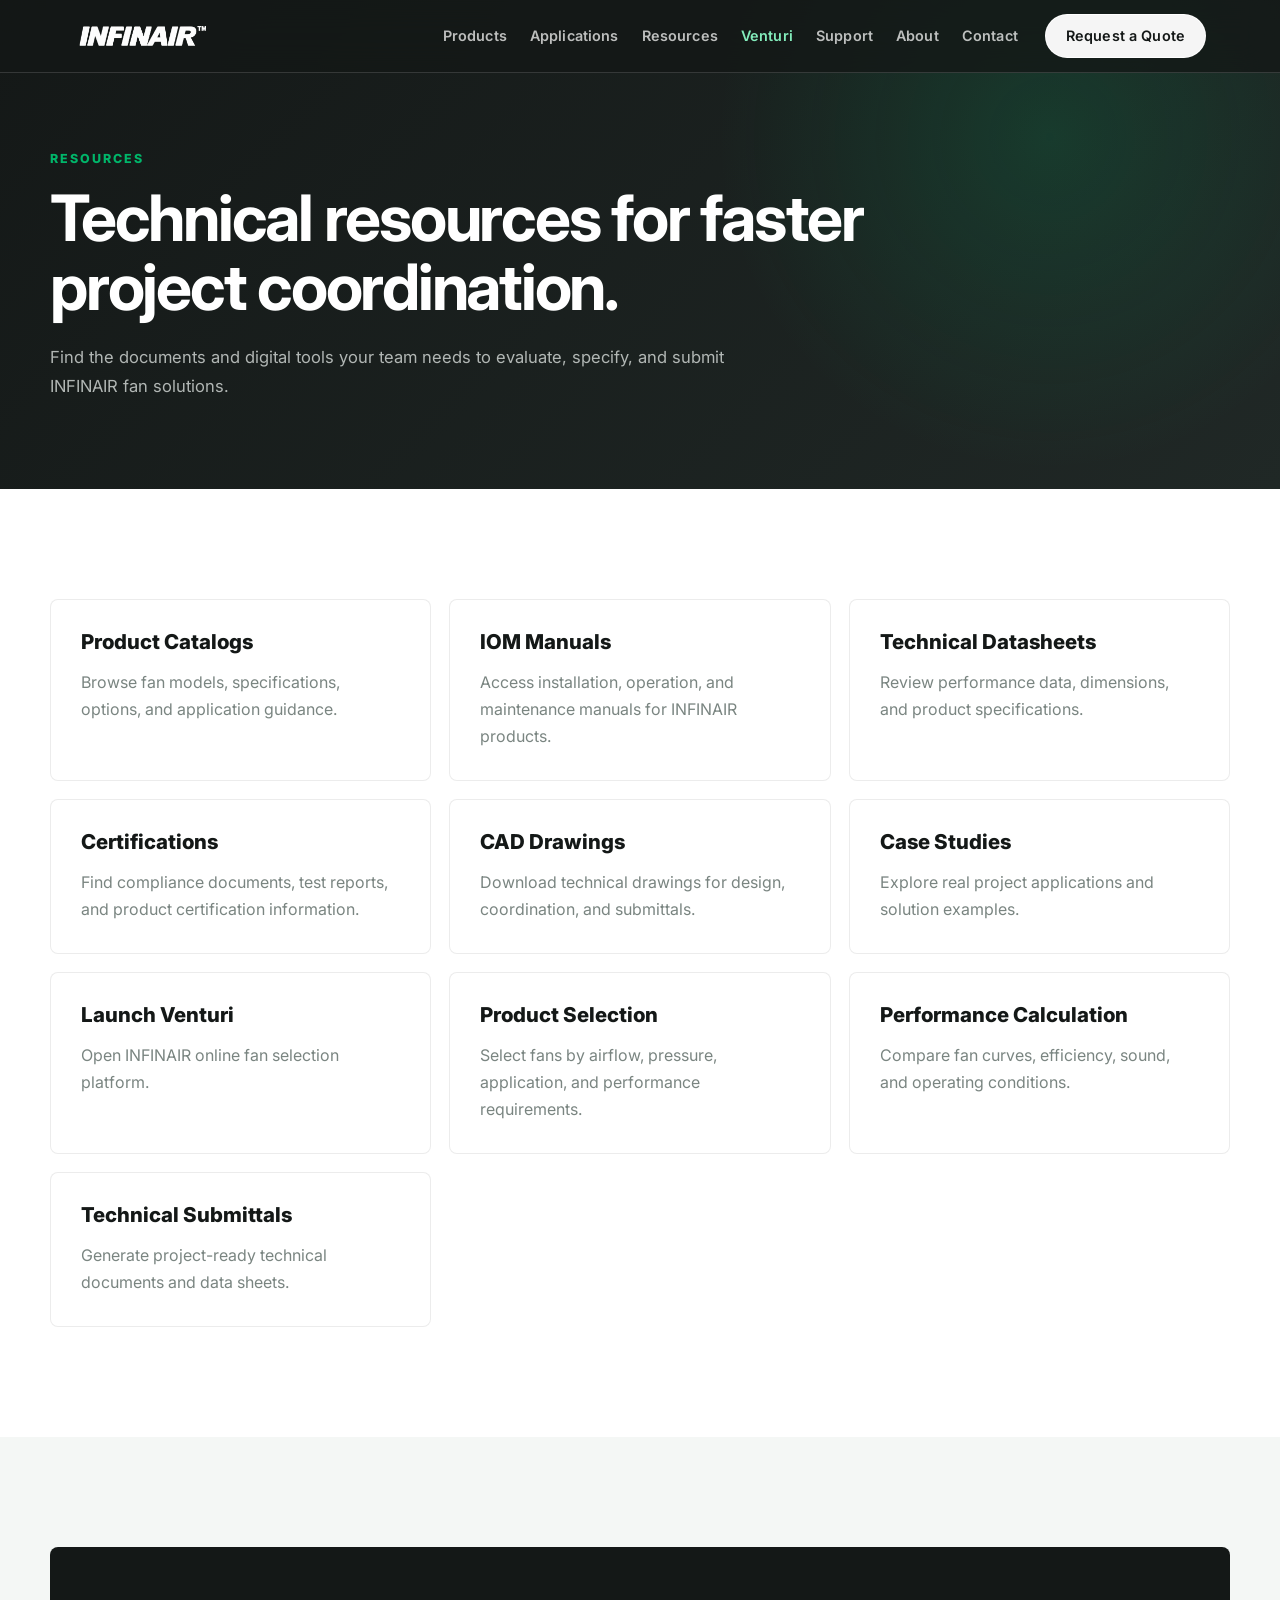
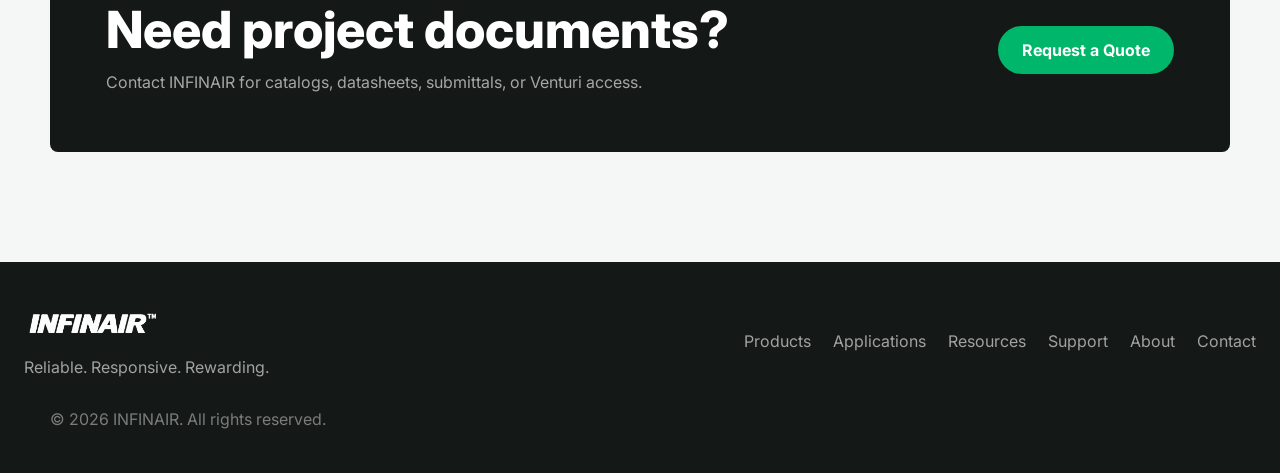
<file: resources.html>
﻿<!DOCTYPE html>
<html lang="en">
<head>
    <meta charset="UTF-8">
    <meta name="viewport" content="width=device-width, initial-scale=1.0">
    <meta name="description" content="Access INFINAIR product catalogs, manuals, datasheets, certifications, CAD drawings, case studies, and Venturi tools.">
    <title>Resources | INFINAIR</title>
    <link rel="preconnect" href="https://fonts.googleapis.com">
    <link rel="preconnect" href="https://fonts.gstatic.com" crossorigin>
    <link href="https://fonts.googleapis.com/css2?family=Inter:wght@400;500;600;700;800&display=swap" rel="stylesheet">
    <link rel="stylesheet" href="style.css">
</head>
<body>
    <header class="site-header" id="top">
        <nav class="navbar" aria-label="Main navigation">
            <a class="brand" href="index.html" aria-label="INFINAIR home"><img class="brand-logo" src="assets/logo.png" alt="INFINAIR"></a>
            <button class="menu-toggle" type="button" aria-label="Open menu" aria-expanded="false" aria-controls="primary-menu"><span></span><span></span></button>
            <div class="nav-links" id="primary-menu">
                <div class="nav-item"><a class="nav-dropdown-toggle" href="products.html" aria-expanded="false">Products</a><div class="mega-menu"><div class="mega-grid">
                    <a class="mega-link" href="products.html#axial-fans"><strong>Axial Fans</strong><span>High-volume airflow for inline and general ventilation applications.</span></a>
                    <a class="mega-link" href="centrifugal-fans.html"><strong>Centrifugal Fans</strong><span>Stable pressure performance for ducted ventilation and exhaust systems.</span></a>
                    <a class="mega-link" href="products.html#cabinet-fans"><strong>Cabinet Fans</strong><span>Compact packaged solutions for commercial HVAC systems.</span></a>
                    <a class="mega-link" href="products.html#roof-fans"><strong>Roof Fans</strong><span>Reliable rooftop ventilation for commercial and industrial buildings.</span></a>
                    <a class="mega-link" href="products.html#smoke-exhaust-fans"><strong>Smoke Exhaust Fans</strong><span>Designed for life-safety smoke control and emergency ventilation.</span></a>
                    <a class="mega-link" href="products.html#ec-fans"><strong>EC Fans</strong><span>Smart, energy-efficient fan solutions with integrated motor control.</span></a>
                </div></div></div>
                <div class="nav-item"><a class="nav-dropdown-toggle" href="applications.html" aria-expanded="false">Applications</a><div class="mega-menu"><div class="mega-grid">
                    <a class="mega-link" href="applications.html#commercial-ventilation"><strong>Commercial Ventilation</strong><span>Reliable air movement for offices, malls, hotels, and public buildings.</span></a>
                    <a class="mega-link" href="applications.html#industrial-exhaust"><strong>Industrial Exhaust</strong><span>Durable ventilation solutions for manufacturing and process environments.</span></a>
                    <a class="mega-link" href="applications.html#fire-smoke-control"><strong>Fire & Smoke Control</strong><span>Engineered fans for emergency smoke extraction and life-safety systems.</span></a>
                    <a class="mega-link" href="applications.html#kitchen-exhaust"><strong>Kitchen Exhaust</strong><span>Ventilation solutions for commercial kitchens and grease-laden exhaust.</span></a>
                    <a class="mega-link" href="applications.html#data-centers"><strong>Data Centers</strong><span>High-efficiency airflow solutions for thermal management and continuous operation.</span></a>
                    <a class="mega-link" href="applications.html#parking-garages"><strong>Parking Garages</strong><span>Ventilation and smoke control for enclosed parking structures.</span></a>
                </div></div></div>
                <div class="nav-item"><a class="nav-dropdown-toggle" href="resources.html" aria-expanded="false">Resources</a><div class="mega-menu"><div class="mega-grid">
                    <a class="mega-link" href="resources.html#product-catalogs"><strong>Product Catalogs</strong><span>Browse fan models, specifications, options, and application guidance.</span></a>
                    <a class="mega-link" href="resources.html#iom-manuals"><strong>IOM Manuals</strong><span>Access installation, operation, and maintenance manuals for INFINAIR products.</span></a>
                    <a class="mega-link" href="resources.html#technical-datasheets"><strong>Technical Datasheets</strong><span>Review performance data, dimensions, and product specifications.</span></a>
                    <a class="mega-link" href="resources.html#certifications"><strong>Certifications</strong><span>Find compliance documents, test reports, and product certification information.</span></a>
                    <a class="mega-link" href="resources.html#cad-drawings"><strong>CAD Drawings</strong><span>Download technical drawings for design, coordination, and submittals.</span></a>
                    <a class="mega-link" href="resources.html#case-studies"><strong>Case Studies</strong><span>Explore real project applications and solution examples.</span></a>
                </div></div></div>
                <div class="nav-item nav-item-featured"><a class="nav-dropdown-toggle" href="resources.html#venturi" aria-expanded="false">Venturi</a><div class="mega-menu"><div class="mega-grid mega-grid-venturi">
                    <a class="mega-link mega-link-featured" href="resources.html#venturi"><strong>Launch Venturi</strong><span>Open INFINAIR's online fan selection platform.</span></a>
                    <a class="mega-link" href="resources.html#venturi-product-selection"><strong>Product Selection</strong><span>Select fans by airflow, pressure, application, and performance requirements.</span></a>
                    <a class="mega-link" href="resources.html#venturi-performance-calculation"><strong>Performance Calculation</strong><span>Compare fan curves, efficiency, sound, and operating conditions.</span></a>
                    <a class="mega-link" href="resources.html#technical-submittals"><strong>Technical Submittals</strong><span>Generate project-ready technical documents and data sheets.</span></a>
                    <a class="mega-link" href="contact.html#quote"><strong>Request Access</strong><span>Contact INFINAIR to activate your Venturi account.</span></a>
                </div></div></div>
                <div class="nav-item"><a class="nav-dropdown-toggle" href="support.html" aria-expanded="false">Support</a><div class="mega-menu"><div class="mega-grid mega-grid-compact">
                    <a class="mega-link" href="support.html#engineering-support"><strong>Engineering Support</strong><span>Get help with fan selection, performance requirements, and project documentation.</span></a>
                    <a class="mega-link" href="support.html#selection-support"><strong>Selection Support</strong><span>Work with our team to identify the right fan solution for your application.</span></a>
                    <a class="mega-link" href="support.html#after-sales-service"><strong>After-Sales Service</strong><span>Support for installation, operation, maintenance, and replacement needs.</span></a>
                    <a class="mega-link" href="support.html#technical-inquiry"><strong>Technical Inquiry</strong><span>Submit technical questions to the INFINAIR support team.</span></a>
                </div></div></div>
                <div class="nav-item"><a class="nav-dropdown-toggle" href="about.html" aria-expanded="false">About</a><div class="mega-menu"><div class="mega-grid mega-grid-compact">
                    <a class="mega-link" href="about.html#company-overview"><strong>Company Overview</strong><span>Learn about INFINAIR and our air movement solutions.</span></a>
                    <a class="mega-link" href="about.html#manufacturing-capability"><strong>Manufacturing Capability</strong><span>Explore our production capacity, engineering process, and quality systems.</span></a>
                    <a class="mega-link" href="about.html#quality-control"><strong>Quality Control</strong><span>See our testing standards, inspection process, and reliability practices.</span></a>
                    <a class="mega-link" href="about.html#global-market"><strong>Global Market</strong><span>Discover how INFINAIR supports ventilation projects across international markets.</span></a>
                </div></div></div>
                <a class="nav-link" href="contact.html">Contact</a><a class="nav-cta" href="contact.html#quote">Request a Quote</a>
            </div>
        </nav>
    </header>
    <meta name="description" content="Access INFINAIR product catalogs, manuals, datasheets, certifications, CAD drawings, case studies, and Venturi tools.">    <main>
        <section class="page-hero"><div class="page-hero-inner"><p class="eyebrow">Resources</p><h1>Technical resources for faster project coordination.</h1><p>Find the documents and digital tools your team needs to evaluate, specify, and submit INFINAIR fan solutions.</p></div></section>
        <section class="section"><div class="content-grid">
            <article class="page-card" id="product-catalogs"><h2>Product Catalogs</h2><p>Browse fan models, specifications, options, and application guidance.</p></article>
            <article class="page-card" id="iom-manuals"><h2>IOM Manuals</h2><p>Access installation, operation, and maintenance manuals for INFINAIR products.</p></article>
            <article class="page-card" id="technical-datasheets"><h2>Technical Datasheets</h2><p>Review performance data, dimensions, and product specifications.</p></article>
            <article class="page-card" id="certifications"><h2>Certifications</h2><p>Find compliance documents, test reports, and product certification information.</p></article>
            <article class="page-card" id="cad-drawings"><h2>CAD Drawings</h2><p>Download technical drawings for design, coordination, and submittals.</p></article>
            <article class="page-card" id="case-studies"><h2>Case Studies</h2><p>Explore real project applications and solution examples.</p></article>
            <article class="page-card" id="venturi"><h2>Launch Venturi</h2><p>Open INFINAIR online fan selection platform.</p></article>
            <article class="page-card" id="venturi-product-selection"><h2>Product Selection</h2><p>Select fans by airflow, pressure, application, and performance requirements.</p></article>
            <article class="page-card" id="venturi-performance-calculation"><h2>Performance Calculation</h2><p>Compare fan curves, efficiency, sound, and operating conditions.</p></article>
            <article class="page-card" id="technical-submittals"><h2>Technical Submittals</h2><p>Generate project-ready technical documents and data sheets.</p></article>
        </div></section>
        <section class="section cta-section"><div class="cta-band"><div><h2>Need project documents?</h2><p>Contact INFINAIR for catalogs, datasheets, submittals, or Venturi access.</p></div><a class="button primary" href="contact.html#quote">Request a Quote</a></div></section>
    </main>    <footer class="site-footer"><div><a class="brand" href="index.html"><img class="brand-logo" src="assets/logo.png" alt="INFINAIR"></a><p>Reliable. Responsive. Rewarding.</p></div><div class="footer-links"><a href="products.html">Products</a><a href="applications.html">Applications</a><a href="resources.html">Resources</a><a href="support.html">Support</a><a href="about.html">About</a><a href="contact.html">Contact</a></div><p class="copyright">&copy; 2026 INFINAIR. All rights reserved.</p></footer>
    <script src="script.js"></script>
</body>
</html>
</file>
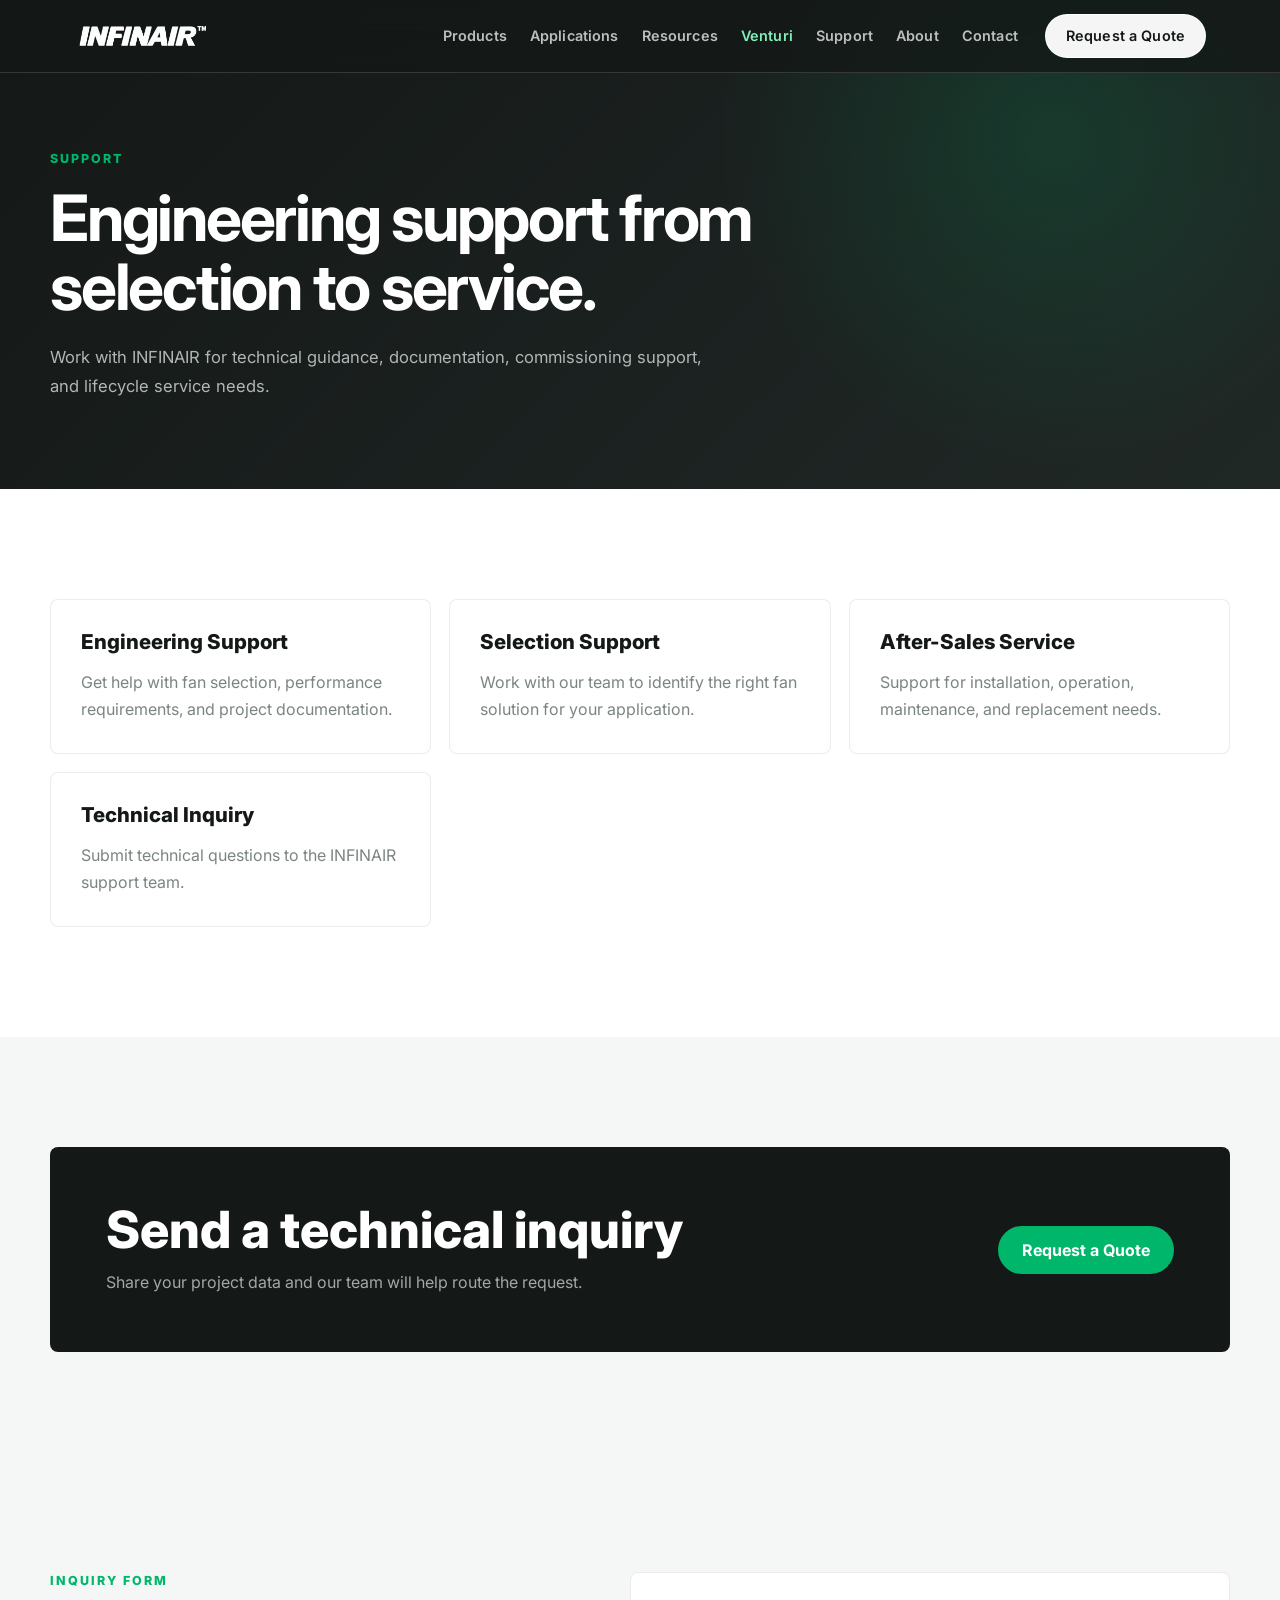
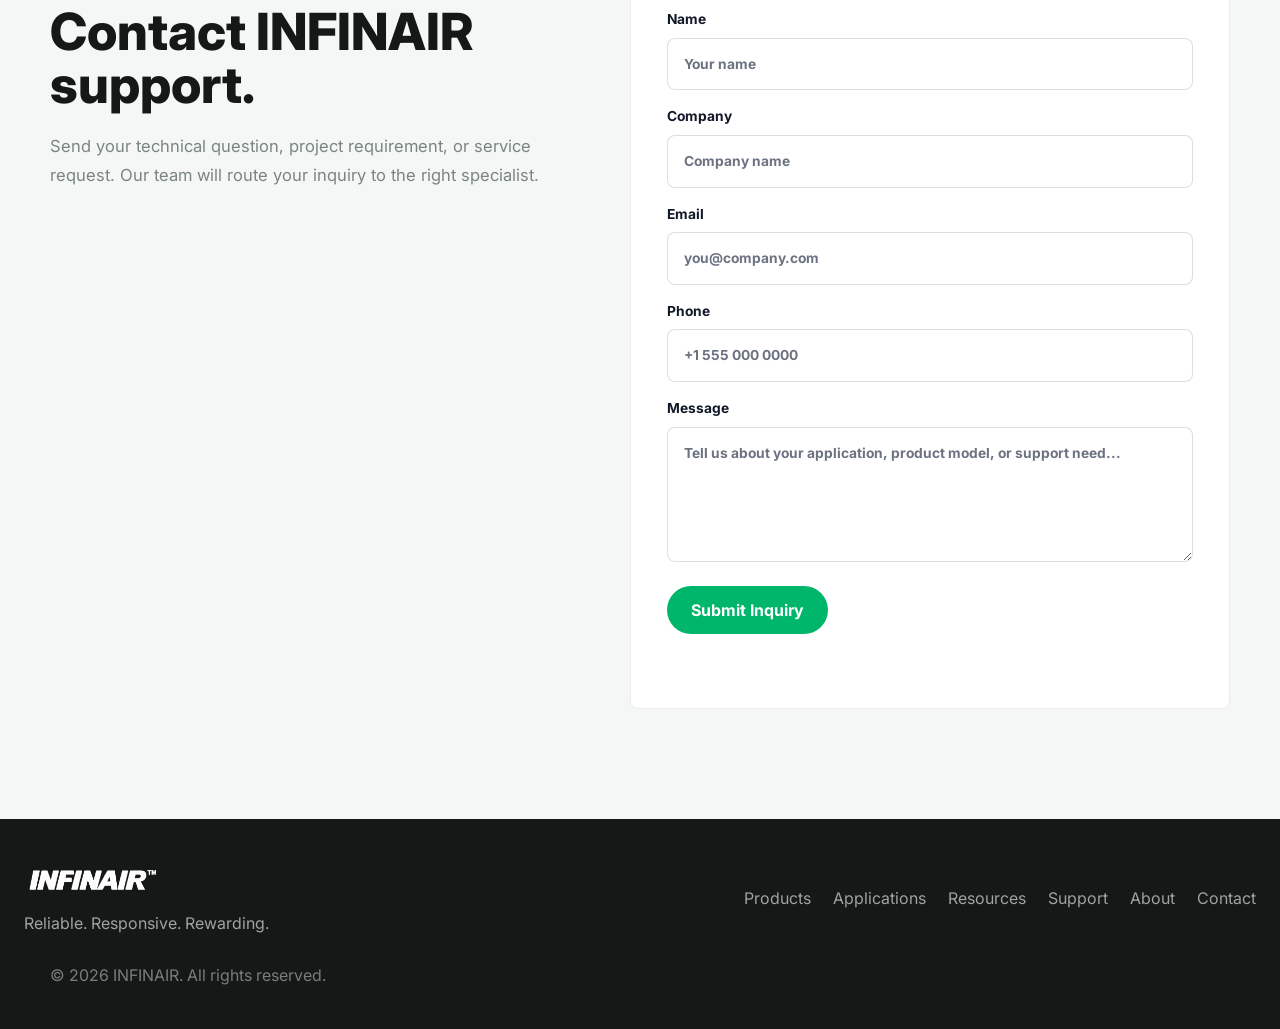
<file: support.html>
﻿<!DOCTYPE html>
<html lang="en">
<head>
    <meta charset="UTF-8">
    <meta name="viewport" content="width=device-width, initial-scale=1.0">
    <meta name="description" content="Contact INFINAIR for engineering support, fan selection support, after-sales service, and technical inquiries.">
    <title>Support | INFINAIR</title>
    <link rel="preconnect" href="https://fonts.googleapis.com">
    <link rel="preconnect" href="https://fonts.gstatic.com" crossorigin>
    <link href="https://fonts.googleapis.com/css2?family=Inter:wght@400;500;600;700;800&display=swap" rel="stylesheet">
    <link rel="stylesheet" href="style.css">
</head>
<body class="support-page">
    <header class="site-header" id="top">
        <nav class="navbar" aria-label="Main navigation">
            <a class="brand" href="index.html" aria-label="INFINAIR home"><img class="brand-logo" src="assets/logo.png" alt="INFINAIR"></a>
            <button class="menu-toggle" type="button" aria-label="Open menu" aria-expanded="false" aria-controls="primary-menu"><span></span><span></span></button>
            <div class="nav-links" id="primary-menu">
                <div class="nav-item"><a class="nav-dropdown-toggle" href="products.html" aria-expanded="false">Products</a><div class="mega-menu"><div class="mega-grid">
                    <a class="mega-link" href="products.html#axial-fans"><strong>Axial Fans</strong><span>High-volume airflow for inline and general ventilation applications.</span></a>
                    <a class="mega-link" href="centrifugal-fans.html"><strong>Centrifugal Fans</strong><span>Stable pressure performance for ducted ventilation and exhaust systems.</span></a>
                    <a class="mega-link" href="products.html#cabinet-fans"><strong>Cabinet Fans</strong><span>Compact packaged solutions for commercial HVAC systems.</span></a>
                    <a class="mega-link" href="products.html#roof-fans"><strong>Roof Fans</strong><span>Reliable rooftop ventilation for commercial and industrial buildings.</span></a>
                    <a class="mega-link" href="products.html#smoke-exhaust-fans"><strong>Smoke Exhaust Fans</strong><span>Designed for life-safety smoke control and emergency ventilation.</span></a>
                    <a class="mega-link" href="products.html#ec-fans"><strong>EC Fans</strong><span>Smart, energy-efficient fan solutions with integrated motor control.</span></a>
                </div></div></div>
                <div class="nav-item"><a class="nav-dropdown-toggle" href="applications.html" aria-expanded="false">Applications</a><div class="mega-menu"><div class="mega-grid">
                    <a class="mega-link" href="applications.html#commercial-ventilation"><strong>Commercial Ventilation</strong><span>Reliable air movement for offices, malls, hotels, and public buildings.</span></a>
                    <a class="mega-link" href="applications.html#industrial-exhaust"><strong>Industrial Exhaust</strong><span>Durable ventilation solutions for manufacturing and process environments.</span></a>
                    <a class="mega-link" href="applications.html#fire-smoke-control"><strong>Fire & Smoke Control</strong><span>Engineered fans for emergency smoke extraction and life-safety systems.</span></a>
                    <a class="mega-link" href="applications.html#kitchen-exhaust"><strong>Kitchen Exhaust</strong><span>Ventilation solutions for commercial kitchens and grease-laden exhaust.</span></a>
                    <a class="mega-link" href="applications.html#data-centers"><strong>Data Centers</strong><span>High-efficiency airflow solutions for thermal management and continuous operation.</span></a>
                    <a class="mega-link" href="applications.html#parking-garages"><strong>Parking Garages</strong><span>Ventilation and smoke control for enclosed parking structures.</span></a>
                </div></div></div>
                <div class="nav-item"><a class="nav-dropdown-toggle" href="resources.html" aria-expanded="false">Resources</a><div class="mega-menu"><div class="mega-grid">
                    <a class="mega-link" href="resources.html#product-catalogs"><strong>Product Catalogs</strong><span>Browse fan models, specifications, options, and application guidance.</span></a>
                    <a class="mega-link" href="resources.html#iom-manuals"><strong>IOM Manuals</strong><span>Access installation, operation, and maintenance manuals for INFINAIR products.</span></a>
                    <a class="mega-link" href="resources.html#technical-datasheets"><strong>Technical Datasheets</strong><span>Review performance data, dimensions, and product specifications.</span></a>
                    <a class="mega-link" href="resources.html#certifications"><strong>Certifications</strong><span>Find compliance documents, test reports, and product certification information.</span></a>
                    <a class="mega-link" href="resources.html#cad-drawings"><strong>CAD Drawings</strong><span>Download technical drawings for design, coordination, and submittals.</span></a>
                    <a class="mega-link" href="resources.html#case-studies"><strong>Case Studies</strong><span>Explore real project applications and solution examples.</span></a>
                </div></div></div>
                <div class="nav-item nav-item-featured"><a class="nav-dropdown-toggle" href="resources.html#venturi" aria-expanded="false">Venturi</a><div class="mega-menu"><div class="mega-grid mega-grid-venturi">
                    <a class="mega-link mega-link-featured" href="resources.html#venturi"><strong>Launch Venturi</strong><span>Open INFINAIR's online fan selection platform.</span></a>
                    <a class="mega-link" href="resources.html#venturi-product-selection"><strong>Product Selection</strong><span>Select fans by airflow, pressure, application, and performance requirements.</span></a>
                    <a class="mega-link" href="resources.html#venturi-performance-calculation"><strong>Performance Calculation</strong><span>Compare fan curves, efficiency, sound, and operating conditions.</span></a>
                    <a class="mega-link" href="resources.html#technical-submittals"><strong>Technical Submittals</strong><span>Generate project-ready technical documents and data sheets.</span></a>
                    <a class="mega-link" href="contact.html#quote"><strong>Request Access</strong><span>Contact INFINAIR to activate your Venturi account.</span></a>
                </div></div></div>
                <div class="nav-item"><a class="nav-dropdown-toggle" href="support.html" aria-expanded="false">Support</a><div class="mega-menu"><div class="mega-grid mega-grid-compact">
                    <a class="mega-link" href="support.html#engineering-support"><strong>Engineering Support</strong><span>Get help with fan selection, performance requirements, and project documentation.</span></a>
                    <a class="mega-link" href="support.html#selection-support"><strong>Selection Support</strong><span>Work with our team to identify the right fan solution for your application.</span></a>
                    <a class="mega-link" href="support.html#after-sales-service"><strong>After-Sales Service</strong><span>Support for installation, operation, maintenance, and replacement needs.</span></a>
                    <a class="mega-link" href="support.html#technical-inquiry"><strong>Technical Inquiry</strong><span>Submit technical questions to the INFINAIR support team.</span></a>
                </div></div></div>
                <div class="nav-item"><a class="nav-dropdown-toggle" href="about.html" aria-expanded="false">About</a><div class="mega-menu"><div class="mega-grid mega-grid-compact">
                    <a class="mega-link" href="about.html#company-overview"><strong>Company Overview</strong><span>Learn about INFINAIR and our air movement solutions.</span></a>
                    <a class="mega-link" href="about.html#manufacturing-capability"><strong>Manufacturing Capability</strong><span>Explore our production capacity, engineering process, and quality systems.</span></a>
                    <a class="mega-link" href="about.html#quality-control"><strong>Quality Control</strong><span>See our testing standards, inspection process, and reliability practices.</span></a>
                    <a class="mega-link" href="about.html#global-market"><strong>Global Market</strong><span>Discover how INFINAIR supports ventilation projects across international markets.</span></a>
                </div></div></div>
                <a class="nav-link" href="contact.html">Contact</a><a class="nav-cta" href="contact.html#quote">Request a Quote</a>
            </div>
        </nav>
    </header>
    <meta name="description" content="Contact INFINAIR for engineering support, fan selection support, after-sales service, and technical inquiries.">    <main>
        <section class="page-hero"><div class="page-hero-inner"><p class="eyebrow">Support</p><h1>Engineering support from selection to service.</h1><p>Work with INFINAIR for technical guidance, documentation, commissioning support, and lifecycle service needs.</p></div></section>
        <section class="section"><div class="content-grid">
            <article class="page-card" id="engineering-support"><h2>Engineering Support</h2><p>Get help with fan selection, performance requirements, and project documentation.</p></article>
            <article class="page-card" id="selection-support"><h2>Selection Support</h2><p>Work with our team to identify the right fan solution for your application.</p></article>
            <article class="page-card" id="after-sales-service"><h2>After-Sales Service</h2><p>Support for installation, operation, maintenance, and replacement needs.</p></article>
            <article class="page-card" id="technical-inquiry"><h2>Technical Inquiry</h2><p>Submit technical questions to the INFINAIR support team.</p></article>
        </div></section>
        <section class="section cta-section"><div class="cta-band"><div><h2>Send a technical inquiry</h2><p>Share your project data and our team will help route the request.</p></div><a class="button primary" href="contact.html#quote">Request a Quote</a></div></section>
        <section class="section support-inquiry" id="inquiry"><div class="quote-layout"><div><p class="eyebrow">Inquiry Form</p><h2>Contact INFINAIR support.</h2><p class="section-copy">Send your technical question, project requirement, or service request. Our team will route your inquiry to the right specialist.</p></div><form class="contact-form light-form support-form" action="#" method="post"><label>Name<input type="text" name="name" placeholder="Your name" required></label><label>Company<input type="text" name="company" placeholder="Company name"></label><label>Email<input type="email" name="email" placeholder="you@company.com" required></label><label>Phone<input type="tel" name="phone" placeholder="+1 555 000 0000"></label><label>Message<textarea name="message" rows="5" placeholder="Tell us about your application, product model, or support need..." required></textarea></label><button class="button primary" type="submit">Submit Inquiry</button><p class="form-status" role="status" aria-live="polite"></p></form></div></section>
    </main>    <footer class="site-footer"><div><a class="brand" href="index.html"><img class="brand-logo" src="assets/logo.png" alt="INFINAIR"></a><p>Reliable. Responsive. Rewarding.</p></div><div class="footer-links"><a href="products.html">Products</a><a href="applications.html">Applications</a><a href="resources.html">Resources</a><a href="support.html">Support</a><a href="about.html">About</a><a href="contact.html">Contact</a></div><p class="copyright">&copy; 2026 INFINAIR. All rights reserved.</p></footer>
    <script src="script.js"></script>
</body>
</html>
</file>
<file: style.css>
/* Base reset and brand tokens */
:root {
    --green: #00b66a;
    --green-dark: #05814e;
    --white: #ffffff;
    --off-white: #f4f7f5;
    --dark: #141817;
    --gray: #262c2a;
    --muted: #7a8581;
    --line: rgba(255, 255, 255, 0.14);
    --shadow: 0 24px 80px rgba(0, 0, 0, 0.18);
}

* {
    box-sizing: border-box;
    margin: 0;
    padding: 0;
}

html {
    scroll-behavior: smooth;
}

body {
    background: var(--white);
    color: var(--dark);
    font-family: "Inter", "Helvetica Neue", Arial, system-ui, sans-serif;
    line-height: 1.5;
    overflow-x: hidden;
}

a {
    color: inherit;
    text-decoration: none;
}

img,
svg {
    display: block;
    max-width: 100%;
}

button,
input,
textarea {
    font: inherit;
}

/* Header */
.site-header {
    backdrop-filter: blur(18px);
    background: rgba(20, 24, 23, 0.78);
    border-bottom: 1px solid var(--line);
    left: 0;
    position: fixed;
    right: 0;
    top: 0;
    z-index: 50;
}

.navbar {
    align-items: center;
    display: flex;
    justify-content: space-between;
    margin: 0 auto;
    max-width: 1180px;
    min-height: 72px;
    padding: 0 24px;
    position: relative;
}

.brand {
    align-items: center;
    color: var(--white);
    display: inline-flex;
    flex: 0 0 auto;
    font-size: 1rem;
    font-weight: 700;
    gap: 10px;
    letter-spacing: 0.02em;
}

.brand-logo {
    border-radius: 4px;
    height: clamp(30px, 3vw, 42px);
    max-width: 132px;
    object-fit: contain;
    width: auto;
}

.nav-links {
    align-items: center;
    display: flex;
    gap: clamp(14px, 1.8vw, 24px);
}

.nav-item {
    align-items: center;
    display: flex;
    min-height: 72px;
}

.nav-dropdown-toggle,
.nav-links a {
    background: transparent;
    border: 0;
    color: rgba(255, 255, 255, 0.72);
    cursor: pointer;
    font-size: 0.9rem;
    font-weight: 600;
    letter-spacing: 0.01em;
    transition: color 180ms ease, border-color 180ms ease, background 180ms ease;
    white-space: nowrap;
}

.nav-dropdown-toggle:hover,
.nav-dropdown-toggle:focus-visible,
.nav-links a:hover,
.nav-links a:focus-visible {
    color: var(--white);
    outline: 0;
}

.nav-item-featured .nav-dropdown-toggle {
    color: rgba(141, 255, 202, 0.92);
}

.nav-links .nav-cta {
    background: rgba(255, 255, 255, 0.96);
    border: 1px solid rgba(255, 255, 255, 0.96);
    border-radius: 999px;
    color: var(--dark);
    margin-left: 4px;
    padding: 10px 20px;
}

.nav-links .nav-cta:hover {
    background: var(--green);
    border-color: var(--green);
    color: var(--dark);
}

.mega-menu {
    background: rgba(255, 255, 255, 0.98);
    border: 1px solid rgba(20, 24, 23, 0.08);
    border-radius: 8px;
    box-shadow: 0 22px 70px rgba(0, 0, 0, 0.18);
    color: var(--dark);
    left: 50%;
    opacity: 0;
    padding: 22px;
    pointer-events: none;
    position: absolute;
    top: calc(100% + 1px);
    transform: translate(-50%, 10px);
    transition: opacity 160ms ease, transform 160ms ease, visibility 160ms ease;
    visibility: hidden;
    width: min(1120px, calc(100vw - 48px));
    z-index: 60;
}

.nav-item:hover .mega-menu,
.nav-item:focus-within .mega-menu,
.nav-item.is-open .mega-menu {
    opacity: 1;
    pointer-events: auto;
    transform: translate(-50%, 0);
    visibility: visible;
}

.mega-grid {
    display: grid;
    gap: 6px;
    grid-template-columns: repeat(3, minmax(0, 1fr));
}

.mega-grid-compact,
.mega-grid-venturi {
    grid-template-columns: repeat(3, minmax(0, 1fr));
}

.mega-menu .mega-link {
    border-radius: 8px;
    color: var(--dark);
    display: grid;
    gap: 7px;
    min-height: 116px;
    min-width: 0;
    overflow-wrap: break-word;
    padding: 18px;
    transition: background 160ms ease, color 160ms ease, transform 160ms ease;
    white-space: normal;
}

.mega-menu .mega-link:hover,
.mega-menu .mega-link:focus-visible {
    background: var(--off-white);
    color: var(--dark);
    outline: 0;
    transform: translateY(-1px);
}

.mega-menu .mega-link strong {
    color: var(--dark);
    font-size: 0.98rem;
    font-weight: 700;
    line-height: 1.25;
    min-width: 0;
    overflow-wrap: break-word;
    white-space: normal;
}

.mega-menu .mega-link span {
    color: var(--muted);
    font-size: 0.88rem;
    line-height: 1.55;
    min-width: 0;
    overflow-wrap: break-word;
    white-space: normal;
}

.mega-link-featured {
    background: linear-gradient(135deg, rgba(0, 182, 106, 0.12), rgba(0, 182, 106, 0.04));
    border: 1px solid rgba(0, 182, 106, 0.2);
}

.mega-link-featured strong {
    color: var(--green-dark);
}

@media (max-width: 1100px) and (min-width: 901px) {
    .mega-grid,
    .mega-grid-compact,
    .mega-grid-venturi {
        grid-template-columns: repeat(2, minmax(0, 1fr));
    }

    .product-family-grid {
        grid-template-columns: repeat(2, minmax(0, 1fr));
    }
}

.menu-toggle {
    background: transparent;
    border: 0;
    cursor: pointer;
    display: none;
    height: 42px;
    position: relative;
    width: 42px;
}

.menu-toggle span {
    background: var(--white);
    border-radius: 999px;
    display: block;
    height: 2px;
    left: 10px;
    position: absolute;
    transition: transform 200ms ease, top 200ms ease;
    width: 22px;
}

.menu-toggle span:first-child {
    top: 15px;
}

.menu-toggle span:last-child {
    top: 25px;
}

.menu-toggle.is-open span:first-child {
    top: 20px;
    transform: rotate(45deg);
}

.menu-toggle.is-open span:last-child {
    top: 20px;
    transform: rotate(-45deg);
}

/* Shared sections */
.section {
    padding: 110px 24px;
}

.section-heading {
    margin: 0 auto 44px;
    max-width: 780px;
    text-align: center;
}

.eyebrow {
    color: var(--green);
    font-size: 0.78rem;
    font-weight: 800;
    letter-spacing: 0.16em;
    margin-bottom: 14px;
    text-transform: uppercase;
}

h1,
h2,
h3 {
    line-height: 1.05;
}

h1 {
    color: var(--white);
    font-size: clamp(2.9rem, 6.7vw, 6.3rem);
    font-weight: 700;
    letter-spacing: -0.035em;
    line-height: 1.08;
    max-width: 1000px;
}

h2 {
    font-size: clamp(2rem, 4vw, 4.4rem);
    font-weight: 800;
}

h3 {
    font-size: 1.18rem;
    font-weight: 700;
}

.section-copy,
.hero-copy {
    color: var(--muted);
    font-size: 1.04rem;
    line-height: 1.75;
    max-width: 620px;
}

.button {
    align-items: center;
    border-radius: 999px;
    display: inline-flex;
    font-weight: 700;
    justify-content: center;
    min-height: 48px;
    padding: 0 24px;
    transition: background 180ms ease, color 180ms ease, transform 180ms ease, border-color 180ms ease;
}

.button:hover {
    transform: translateY(-2px);
}

.button.primary {
    background: var(--green);
    color: var(--white);
}

.button.primary:hover {
    background: var(--green-dark);
}

.button.secondary {
    border: 1px solid rgba(255, 255, 255, 0.28);
    color: var(--white);
}

.button.secondary:hover {
    background: var(--white);
    color: var(--dark);
}

/* Hero */
.hero {
    align-items: flex-start;
    background: var(--dark);
    display: flex;
    flex-direction: column;
    justify-content: center;
    min-height: 100vh;
    overflow: hidden;
    padding: 120px 24px 38px;
    position: relative;
}

.hero-bg {
    background:
        radial-gradient(circle at 78% 36%, rgba(0, 182, 106, 0.18), transparent 32%),
        linear-gradient(90deg, rgba(20, 24, 23, 0.98), rgba(20, 24, 23, 0.78), rgba(20, 24, 23, 0.96));
    inset: 0;
    position: absolute;
}

.hero-bg::after {
    background: linear-gradient(180deg, rgba(0, 182, 106, 0.08), transparent 34%, rgba(0, 0, 0, 0.45));
    content: "";
    inset: 0;
    position: absolute;
}

.hero-content {
    margin: 0 auto;
    max-width: 1180px;
    position: relative;
    width: 100%;
    z-index: 1;
}

.hero-content {
    max-width: 1180px;
}

.hero-content h1,
.hero-copy,
.hero-actions {
    max-width: 600px;
}

.hero-copy {
    color: rgba(220, 226, 223, 0.82);
    font-size: clamp(1rem, 1.35vw, 1.18rem);
    line-height: 1.72;
    margin-top: 24px;
}

.hero-actions {
    display: flex;
    flex-wrap: wrap;
    gap: 14px;
    margin-top: 34px;
}

.hero-media {
    align-items: center;
    display: flex;
    inset: 88px 0 100px auto;
    justify-content: flex-end;
    margin: 0 auto;
    max-width: 1180px;
    pointer-events: none;
    position: absolute;
    right: max(24px, calc((100vw - 1180px) / 2));
    width: min(44vw, 560px);
    z-index: 0;
}

.hero-media img {
    filter: drop-shadow(0 28px 48px rgba(0, 0, 0, 0.38));
    height: auto;
    max-height: 70vh;
    object-fit: contain;
    opacity: 0.92;
    width: 100%;
}

.hero-stats {
    border-top: 1px solid var(--line);
    display: grid;
    gap: 18px;
    grid-template-columns: repeat(3, 1fr);
    margin-left: auto;
    margin-right: auto;
    margin-top: 76px;
    max-width: 1180px;
    padding-top: 24px;
    position: relative;
    width: 100%;
    z-index: 1;
}

.hero-stats strong {
    color: var(--white);
    display: block;
    font-size: 1.7rem;
}

.hero-stats span {
    color: rgba(255, 255, 255, 0.58);
    font-size: 0.92rem;
}

/* Inner pages */
.page-hero {
    background:
        radial-gradient(circle at 82% 28%, rgba(0, 182, 106, 0.16), transparent 30%),
        linear-gradient(135deg, #141817 0%, #202826 100%);
    color: var(--white);
    padding: 150px 24px 88px;
}

.page-hero-inner,
.content-grid,
.cta-band,
.quote-layout {
    margin: 0 auto;
    max-width: 1180px;
}

.page-hero h1 {
    font-size: clamp(2.6rem, 5vw, 5.2rem);
    max-width: 860px;
}

.page-hero p:not(.eyebrow) {
    color: rgba(220, 226, 223, 0.78);
    font-size: clamp(1rem, 1.3vw, 1.18rem);
    line-height: 1.75;
    margin-top: 22px;
    max-width: 680px;
}

.content-grid {
    display: grid;
    gap: 18px;
    grid-template-columns: repeat(3, minmax(0, 1fr));
}

.page-card {
    background: var(--white);
    border: 1px solid rgba(20, 24, 23, 0.08);
    border-radius: 8px;
    min-width: 0;
    padding: 30px;
}

.page-card h2,
.page-card h3 {
    font-size: 1.28rem;
    line-height: 1.2;
}

.page-card p {
    color: var(--muted);
    line-height: 1.7;
    margin-top: 14px;
}

.cta-section {
    background: var(--off-white);
}

.cta-band {
    align-items: center;
    background: var(--dark);
    border-radius: 8px;
    color: var(--white);
    display: grid;
    gap: 24px;
    grid-template-columns: 1fr auto;
    padding: clamp(30px, 5vw, 56px);
}

.cta-band p {
    color: rgba(255, 255, 255, 0.62);
    line-height: 1.7;
    margin-top: 12px;
    max-width: 640px;
}

.quote-layout {
    display: grid;
    gap: 70px;
    grid-template-columns: 0.85fr 1fr;
}

.breadcrumb {
    align-items: center;
    color: rgba(255, 255, 255, 0.58);
    display: flex;
    flex-wrap: wrap;
    font-size: 0.9rem;
    gap: 10px;
    margin-bottom: 26px;
}

.breadcrumb a {
    color: rgba(255, 255, 255, 0.78);
    transition: color 160ms ease;
}

.breadcrumb a:hover {
    color: var(--white);
}

.text-link {
    color: var(--green-dark);
    display: inline-block;
    font-weight: 800;
    margin-top: 20px;
}

.product-selector {
    background: var(--off-white);
}

.filter-panel,
.product-family-grid,
.future-note,
.filter-empty {
    margin-left: auto;
    margin-right: auto;
    max-width: 1180px;
}

.filter-panel {
    background: linear-gradient(180deg, var(--white), #fbfcfb);
    border: 1px solid rgba(20, 24, 23, 0.08);
    border-radius: 8px;
    display: grid;
    gap: 0;
    margin-bottom: 28px;
    padding: 0;
}

.selector-heading {
    border-bottom: 1px solid rgba(20, 24, 23, 0.08);
    padding: clamp(24px, 4vw, 34px);
}

.selector-heading h2 {
    font-size: clamp(1.35rem, 2vw, 2rem);
    line-height: 1.15;
}

.selector-heading p:not(.eyebrow) {
    color: var(--muted);
    line-height: 1.7;
    margin-top: 12px;
    max-width: 760px;
}

.filter-group {
    align-items: start;
    border-bottom: 1px solid rgba(20, 24, 23, 0.08);
    display: grid;
    gap: 24px;
    grid-template-columns: minmax(170px, 0.24fr) minmax(0, 1fr);
    padding: 22px clamp(24px, 4vw, 34px);
}

.filter-group:last-child {
    border-bottom: 0;
}

.filter-group h2 {
    color: var(--dark);
    font-size: 0.86rem;
    font-weight: 800;
    letter-spacing: 0.12em;
    padding-top: 10px;
    text-transform: uppercase;
}

.filter-options {
    display: flex;
    flex-wrap: wrap;
    gap: 10px;
}

.filter-button {
    background: var(--white);
    border: 1px solid rgba(20, 24, 23, 0.1);
    border-radius: 999px;
    color: var(--gray);
    cursor: pointer;
    font-size: 0.9rem;
    font-weight: 700;
    min-height: 40px;
    padding: 0 16px;
    transition: background 160ms ease, border-color 160ms ease, color 160ms ease;
}

.filter-button:hover,
.filter-button:focus-visible {
    border-color: rgba(0, 182, 106, 0.45);
    color: var(--green-dark);
    outline: 0;
}

.filter-button.is-active {
    background: var(--green);
    border-color: var(--green);
    box-shadow: 0 8px 24px rgba(0, 182, 106, 0.18);
    color: var(--white);
}

.product-family-grid {
    display: grid;
    gap: 22px;
    grid-template-columns: repeat(3, minmax(0, 1fr));
}

.family-product-card {
    background: var(--white);
    border: 1px solid rgba(20, 24, 23, 0.08);
    border-radius: 8px;
    display: grid;
    grid-template-rows: 280px 1fr;
    min-width: 0;
    overflow: hidden;
    position: relative;
    transition: border-color 180ms ease, box-shadow 180ms ease, transform 180ms ease;
}

.family-product-card:hover {
    border-color: rgba(0, 182, 106, 0.3);
    box-shadow: var(--shadow);
    transform: translateY(-3px);
}

.family-product-card.is-hidden {
    display: none;
}

.family-product-media {
    align-items: center;
    background:
        radial-gradient(circle at 50% 38%, rgba(0, 182, 106, 0.08), transparent 34%),
        linear-gradient(145deg, #fbfcfb, #eef3f0);
    display: flex;
    justify-content: center;
    min-height: 280px;
    padding: 28px;
}

.family-product-media img {
    height: auto;
    max-height: 238px;
    object-fit: contain;
    width: min(100%, 330px);
}

.family-product-content {
    display: grid;
    gap: 12px;
    padding: 24px;
    position: relative;
}

.product-category {
    color: var(--green-dark);
    font-size: 0.78rem;
    font-weight: 800;
    letter-spacing: 0.12em;
    text-transform: uppercase;
}

.family-product-content h2 {
    font-size: clamp(1.8rem, 2.2vw, 2.4rem);
    line-height: 1;
}

.family-product-content h3 {
    color: var(--gray);
    font-size: 1.08rem;
    line-height: 1.35;
}

.family-product-content p:not(.product-category),
.product-card-overlay p {
    color: var(--muted);
    line-height: 1.75;
}

.product-tags {
    display: flex;
    flex-wrap: wrap;
    gap: 8px;
}

.product-tags span {
    background: rgba(0, 182, 106, 0.08);
    border: 1px solid rgba(0, 182, 106, 0.16);
    border-radius: 999px;
    color: var(--green-dark);
    font-size: 0.82rem;
    font-weight: 800;
    padding: 8px 12px;
}

.product-card-overlay {
    background: rgba(255, 255, 255, 0.96);
    border-top: 1px solid rgba(20, 24, 23, 0.08);
    bottom: 0;
    display: grid;
    gap: 16px;
    left: 0;
    opacity: 0;
    padding: 22px 24px 24px;
    pointer-events: none;
    position: absolute;
    right: 0;
    transform: translateY(12px);
    transition: opacity 180ms ease, transform 180ms ease;
}

.family-product-card:hover .product-card-overlay,
.family-product-card:focus-within .product-card-overlay {
    opacity: 1;
    pointer-events: auto;
    transform: translateY(0);
}

.product-actions {
    display: flex;
    flex-wrap: wrap;
    gap: 12px;
    margin-top: 8px;
}

.button.secondary-dark {
    border: 1px solid rgba(20, 24, 23, 0.16);
    color: var(--dark);
}

.button.secondary-dark:hover {
    background: var(--dark);
    color: var(--white);
}

.future-note,
.filter-empty {
    color: var(--muted);
    margin-top: 24px;
}

.future-note {
    background: rgba(255, 255, 255, 0.68);
    border: 1px solid rgba(20, 24, 23, 0.08);
    border-radius: 8px;
    padding: 18px 22px;
}

.catalog-preview-card {
    background:
        linear-gradient(135deg, rgba(255, 255, 255, 0.82), rgba(244, 247, 245, 0.8));
    border: 1px dashed rgba(20, 24, 23, 0.16);
    box-shadow: none;
    min-height: 460px;
    place-items: center;
}

.catalog-preview-card:hover {
    border-color: rgba(0, 182, 106, 0.22);
    box-shadow: none;
    transform: none;
}

.catalog-preview-inner {
    max-width: 280px;
    padding: 34px;
    text-align: left;
}

.catalog-preview-inner span {
    color: var(--green-dark);
    display: block;
    font-size: 0.74rem;
    font-weight: 800;
    letter-spacing: 0.12em;
    margin-bottom: 18px;
    text-transform: uppercase;
}

.catalog-preview-inner h2 {
    font-size: 1.35rem;
    line-height: 1.2;
}

.catalog-preview-inner p {
    color: var(--muted);
    line-height: 1.7;
    margin-top: 14px;
}

/* Product detail page */
.product-detail-hero {
    align-items: center;
    background: #0b1612;
    color: var(--white);
    display: grid;
    min-height: 80vh;
    overflow: hidden;
    padding: 150px 24px 80px;
    position: relative;
}

.product-detail-bg {
    inset: 0;
    position: absolute;
}

.product-detail-bg::after {
    background:
        linear-gradient(90deg, rgba(8, 15, 13, 0.92) 0%, rgba(8, 15, 13, 0.64) 42%, rgba(8, 15, 13, 0.18) 100%),
        linear-gradient(180deg, rgba(8, 15, 13, 0.25), rgba(8, 15, 13, 0.74));
    content: "";
    inset: 0;
    position: absolute;
}

.product-detail-bg img {
    height: 100%;
    object-fit: cover;
    object-position: center;
    width: 100%;
}

.product-detail-hero-inner {
    margin: 0 auto;
    max-width: 1180px;
    position: relative;
    width: 100%;
    z-index: 1;
}

.product-detail-hero .breadcrumb {
    margin-bottom: 38px;
}

.product-detail-hero h1 {
    font-size: clamp(4rem, 10vw, 8.2rem);
    letter-spacing: -0.045em;
    max-width: 760px;
}

.product-detail-hero .hero-copy {
    color: rgba(239, 245, 242, 0.82);
    font-size: clamp(1.05rem, 1.4vw, 1.25rem);
    margin-top: 22px;
}

.product-summary-section,
.technical-overview,
.applications-detail,
.configuration-section,
.resources-detail,
.exploded-section {
    background: var(--white);
}

.product-summary-grid,
.product-summary-copy,
.spec-grid,
.application-chip-grid,
.config-list,
.resource-card-grid,
.drive-tabs {
    margin: 0 auto;
    max-width: 1180px;
    min-width: 0;
    width: 100%;
}

.product-summary-grid {
    display: grid;
    gap: 18px;
    grid-template-columns: repeat(3, minmax(0, 1fr));
}

.product-summary-grid article,
.spec-card,
.application-chip,
.config-card,
.resource-card {
    background: var(--white);
    border: 1px solid rgba(20, 24, 23, 0.08);
    border-radius: 8px;
    min-width: 0;
    padding: 26px;
}

.product-summary-grid article span,
.spec-card span,
.config-card span,
.resource-card span {
    color: var(--muted);
    display: block;
    font-size: 0.78rem;
    font-weight: 800;
    letter-spacing: 0.12em;
    margin-bottom: 12px;
    text-transform: uppercase;
}

.product-summary-grid article strong,
.spec-card strong {
    color: var(--dark);
    display: block;
    font-size: clamp(1.2rem, 2vw, 1.65rem);
    line-height: 1.18;
    overflow-wrap: break-word;
}

.product-summary-grid article p,
.spec-card p,
.config-card p,
.resource-card p {
    color: var(--muted);
    line-height: 1.7;
    margin-top: 10px;
}

.product-summary-copy {
    color: var(--gray);
    font-size: clamp(1.2rem, 2vw, 1.7rem);
    grid-column: 1 / -1;
    line-height: 1.45;
    margin-top: 18px;
    max-width: 960px;
    overflow-wrap: break-word;
}

.technical-overview,
.configuration-section,
.resources-detail {
    background: var(--off-white);
}

.spec-grid {
    display: grid;
    gap: 18px;
    grid-template-columns: repeat(3, minmax(0, 1fr));
}

.spec-card small {
    color: var(--muted);
    display: block;
    font-size: 0.9rem;
    line-height: 1.55;
    margin-top: 6px;
}

.application-chip-grid {
    display: grid;
    gap: 14px;
    grid-template-columns: repeat(5, minmax(0, 1fr));
}

.application-chip {
    align-items: center;
    display: flex;
    font-weight: 800;
    gap: 12px;
    line-height: 1.3;
    overflow-wrap: break-word;
}

.application-chip::before {
    background: var(--green);
    border-radius: 999px;
    content: "";
    flex: 0 0 auto;
    height: 9px;
    width: 9px;
}

.config-list,
.resource-card-grid {
    display: grid;
    gap: 18px;
    grid-template-columns: repeat(3, minmax(0, 1fr));
}

.split-layout .config-list {
    grid-template-columns: 1fr;
    margin: 0;
    max-width: none;
}

.config-card,
.resource-card {
    transition: border-color 180ms ease, box-shadow 180ms ease, transform 180ms ease;
}

.config-card:hover,
.resource-card:hover {
    border-color: rgba(0, 182, 106, 0.28);
    box-shadow: 0 18px 48px rgba(20, 24, 23, 0.08);
    transform: translateY(-2px);
}

.resource-card-grid {
    grid-template-columns: repeat(5, minmax(0, 1fr));
}

.resource-card {
    color: var(--dark);
    min-height: 170px;
}

.resource-card strong {
    display: block;
    font-size: 1.1rem;
    line-height: 1.2;
}

.drive-tabs {
    background: var(--white);
    border: 1px solid rgba(20, 24, 23, 0.08);
    border-radius: 8px;
    overflow: hidden;
}

.drive-tab-list {
    background: #f9fbfa;
    border-bottom: 1px solid rgba(20, 24, 23, 0.08);
    display: grid;
    grid-template-columns: repeat(3, minmax(0, 1fr));
}

.drive-tab {
    background: transparent;
    border: 0;
    border-right: 1px solid rgba(20, 24, 23, 0.08);
    color: var(--gray);
    cursor: pointer;
    font-weight: 800;
    min-height: 58px;
    padding: 0 18px;
    transition: background 160ms ease, color 160ms ease;
}

.drive-tab:last-child {
    border-right: 0;
}

.drive-tab:hover,
.drive-tab:focus-visible,
.drive-tab.is-active {
    background: var(--white);
    color: var(--green-dark);
    outline: 0;
}

.drive-panel {
    display: none;
    gap: 34px;
    grid-template-columns: minmax(0, 1fr) minmax(260px, 0.42fr);
    padding: clamp(24px, 4vw, 44px);
}

.drive-panel.is-active {
    display: grid;
}

.drive-panel img {
    background: linear-gradient(145deg, #fbfcfb, #eef3f0);
    border-radius: 8px;
    height: min(46vw, 460px);
    object-fit: contain;
    padding: clamp(18px, 3vw, 34px);
    width: 100%;
}

.drive-panel-copy {
    align-self: center;
}

.drive-panel-copy h3 {
    font-size: clamp(1.6rem, 2.4vw, 2.4rem);
}

.drive-panel-copy p {
    color: var(--muted);
    line-height: 1.75;
    margin-top: 16px;
}

.product-detail-hero .eyebrow,
.product-detail-hero .hero-copy,
.product-summary-grid article,
.spec-card,
.config-card,
.resource-card {
    min-width: 0;
    overflow-wrap: break-word;
}

/* Values and product cards */
.values {
    background: var(--off-white);
}

.value-grid,
.card-grid,
.download-grid {
    display: grid;
    gap: 18px;
    margin: 0 auto;
    max-width: 1180px;
}

.value-grid {
    grid-template-columns: repeat(3, 1fr);
}

.value-grid article,
.product-card,
.download-item {
    background: var(--white);
    border: 1px solid rgba(20, 24, 23, 0.08);
    border-radius: 8px;
    padding: 30px;
    transition: border-color 180ms ease, box-shadow 180ms ease, transform 180ms ease;
}

.value-grid article:hover,
.product-card:hover,
.download-item:hover {
    border-color: rgba(0, 182, 106, 0.35);
    box-shadow: var(--shadow);
    transform: translateY(-4px);
}

.icon-wrap {
    align-items: center;
    background: rgba(0, 182, 106, 0.08);
    border: 1px solid rgba(0, 182, 106, 0.18);
    border-radius: 8px;
    color: var(--green-dark);
    display: inline-flex;
    height: 54px;
    justify-content: center;
    margin-bottom: 26px;
    width: 54px;
}

.icon-wrap.compact {
    height: 48px;
    margin-bottom: 34px;
    width: 48px;
}

.line-icon {
    fill: none;
    height: 30px;
    stroke: currentColor;
    stroke-linecap: round;
    stroke-linejoin: round;
    stroke-width: 2;
    width: 30px;
}

.line-icon.small {
    color: var(--green);
    flex: 0 0 auto;
    height: 28px;
    width: 28px;
}

.card-index {
    color: var(--green);
    display: inline-block;
    font-size: 0.82rem;
    font-weight: 800;
    margin-bottom: 16px;
}

.value-grid p,
.product-card p,
.download-item p {
    color: var(--muted);
    margin-top: 14px;
}

.card-grid {
    grid-template-columns: repeat(4, 1fr);
}

.product-card a {
    color: var(--green-dark);
    display: inline-block;
    font-weight: 800;
    margin-top: 26px;
}

/* Applications */
.applications {
    background: var(--dark);
    color: var(--white);
}

.split-layout {
    align-items: start;
    display: grid;
    gap: 80px;
    grid-template-columns: 0.85fr 1fr;
    margin: 0 auto;
    max-width: 1180px;
}

.applications .section-copy {
    color: rgba(255, 255, 255, 0.62);
    margin-top: 24px;
}

.application-list {
    border-top: 1px solid var(--line);
}

.application-list div {
    align-items: center;
    border-bottom: 1px solid var(--line);
    color: rgba(255, 255, 255, 0.78);
    display: flex;
    font-size: clamp(1.1rem, 2vw, 1.6rem);
    font-weight: 700;
    gap: 18px;
    min-height: 72px;
    transition: color 180ms ease, padding-left 180ms ease;
}

.application-list span {
    min-width: 0;
}

.application-list div:hover {
    color: var(--green);
    padding-left: 12px;
}

/* Downloads */
.downloads {
    background: var(--white);
}

.download-grid {
    grid-template-columns: repeat(3, 1fr);
}

.download-item {
    align-items: flex-start;
    display: flex;
    gap: 22px;
}

.download-item > span {
    background: var(--dark);
    border-radius: 8px;
    color: var(--white);
    flex: 0 0 auto;
    font-size: 0.8rem;
    font-weight: 800;
    padding: 9px 10px;
}

/* Contact */
.contact {
    background: var(--off-white);
}

.contact-panel {
    background: var(--dark);
    border-radius: 8px;
    color: var(--white);
    display: grid;
    gap: 70px;
    grid-template-columns: 0.85fr 1fr;
    margin: 0 auto;
    max-width: 1180px;
    padding: clamp(32px, 6vw, 72px);
}

.contact-panel .section-copy {
    color: rgba(255, 255, 255, 0.62);
    margin-top: 24px;
}

.contact-form {
    display: grid;
    gap: 16px;
}

.contact-form label {
    color: rgba(255, 255, 255, 0.76);
    display: grid;
    font-size: 0.86rem;
    font-weight: 700;
    gap: 8px;
}

.contact-form input,
.contact-form textarea {
    background: rgba(255, 255, 255, 0.08);
    border: 1px solid rgba(255, 255, 255, 0.14);
    border-radius: 8px;
    color: var(--white);
    outline: 0;
    padding: 15px 16px;
    resize: vertical;
    transition: border-color 180ms ease, background 180ms ease;
}

.contact-form input:focus,
.contact-form textarea:focus {
    background: rgba(255, 255, 255, 0.12);
    border-color: var(--green);
}

.contact-form input::placeholder,
.contact-form textarea::placeholder {
    color: rgba(255, 255, 255, 0.38);
}

.contact-form .button {
    border: 0;
    cursor: pointer;
    justify-self: start;
    margin-top: 8px;
}

.form-status {
    color: var(--green);
    font-size: 0.92rem;
    min-height: 22px;
}

/* Forms on light backgrounds */
.light-form label {
    color: #111827;
}

.light-form input,
.light-form textarea,
.light-form select {
    color: #111827;
}

.light-form input::placeholder,
.light-form textarea::placeholder {
    color: #6b7280;
}

.light-form small,
.light-form .helper-text,
.light-form .required-note {
    color: #4b5563;
}

.support-page .support-inquiry {
    background: var(--off-white);
}

.support-page .support-inquiry .section-copy {
    color: var(--muted);
    margin-top: 20px;
}

.support-page .support-inquiry .support-form {
    background: var(--white);
    border: 1px solid rgba(20, 24, 23, 0.08);
    border-radius: 8px;
    padding: clamp(24px, 4vw, 36px);
}

.support-page .support-inquiry .contact-form input,
.support-page .support-inquiry .contact-form textarea,
.support-page .support-inquiry .contact-form select {
    background: var(--white);
    border-color: rgba(20, 24, 23, 0.14);
}

.support-page .support-inquiry .contact-form input:focus,
.support-page .support-inquiry .contact-form textarea:focus,
.support-page .support-inquiry .contact-form select:focus {
    background: var(--white);
    border-color: var(--green);
}

/* Footer */
.site-footer {
    align-items: center;
    background: var(--dark);
    color: rgba(255, 255, 255, 0.6);
    display: grid;
    gap: 28px;
    grid-template-columns: 1fr auto;
    padding: 42px 24px;
}

.site-footer > div,
.site-footer > p {
    margin: 0 auto;
    max-width: 1180px;
    width: 100%;
}

.site-footer .brand {
    margin-bottom: 12px;
}

.footer-links {
    display: flex;
    flex-wrap: wrap;
    gap: 22px;
    justify-content: flex-end;
}

.footer-links a {
    transition: color 180ms ease;
}

.footer-links a:hover {
    color: var(--white);
}

.copyright {
    grid-column: 1 / -1;
    opacity: 0.72;
}

/* Responsive layout */
@media (max-width: 900px) {
    .menu-toggle {
        display: block;
    }

    .nav-links {
        background: rgba(20, 24, 23, 0.96);
        border-bottom: 1px solid var(--line);
        display: grid;
        gap: 0;
        left: 0;
        max-height: calc(100vh - 72px);
        overflow-y: auto;
        opacity: 0;
        padding: 12px 24px 24px;
        pointer-events: none;
        position: absolute;
        right: 0;
        top: 72px;
        transform: translateY(-8px);
        transition: opacity 180ms ease, transform 180ms ease;
    }

    .nav-links.is-open {
        opacity: 1;
        pointer-events: auto;
        transform: translateY(0);
    }

    .nav-item {
        display: block;
        min-height: auto;
    }

    .nav-dropdown-toggle,
    .nav-links > a {
        align-items: center;
        border-top: 1px solid var(--line);
        display: flex;
        justify-content: space-between;
        padding: 17px 0;
        width: 100%;
    }

    .nav-dropdown-toggle::after {
        color: rgba(255, 255, 255, 0.45);
        content: "+";
        font-size: 1rem;
        font-weight: 500;
        transition: transform 160ms ease, color 160ms ease;
    }

    .nav-item.is-open .nav-dropdown-toggle::after {
        color: var(--green);
        transform: rotate(45deg);
    }

    .mega-menu,
    .nav-item:hover .mega-menu,
    .nav-item:focus-within .mega-menu {
        background: rgba(255, 255, 255, 0.04);
        border: 1px solid rgba(255, 255, 255, 0.08);
        box-shadow: none;
        left: auto;
        margin: 0 0 14px;
        max-height: 0;
        opacity: 0;
        overflow: hidden;
        padding: 0 14px;
        pointer-events: none;
        position: static;
        transform: none;
        visibility: hidden;
        width: 100%;
    }

    .nav-item.is-open .mega-menu {
        max-height: 900px;
        opacity: 1;
        padding: 14px;
        pointer-events: auto;
        visibility: visible;
    }

    .mega-grid,
    .mega-grid-compact,
    .mega-grid-venturi {
        grid-template-columns: 1fr;
    }

    .mega-menu .mega-link {
        background: transparent;
        border-radius: 6px;
        min-height: auto;
        padding: 13px 10px;
    }

    .mega-menu .mega-link:hover,
    .mega-menu .mega-link:focus-visible {
        background: rgba(255, 255, 255, 0.06);
        transform: none;
    }

    .mega-menu .mega-link strong {
        color: var(--white);
        font-size: 0.94rem;
    }

    .mega-menu .mega-link span {
        color: rgba(255, 255, 255, 0.58);
        font-size: 0.84rem;
    }

    .mega-link-featured {
        background: rgba(0, 182, 106, 0.1);
        border-color: rgba(0, 182, 106, 0.22);
    }

    .nav-links .nav-cta {
        border-radius: 8px;
        margin-top: 10px;
        padding: 14px 18px;
        text-align: center;
    }

    .section {
        padding: 84px 20px;
    }

    .hero {
        padding: 108px 20px 30px;
    }

    .brand-logo {
        height: 32px;
        max-width: 118px;
    }

    .hero-content h1,
    .hero-copy,
    .hero-actions {
        max-width: 640px;
    }

    .hero-media {
        inset: auto 20px 132px;
        justify-content: center;
        margin: 0;
        opacity: 0.18;
        width: auto;
    }

    .hero-media img {
        max-height: 46vh;
        max-width: min(72vw, 520px);
    }

    .hero-stats,
    .value-grid,
    .card-grid,
    .download-grid,
    .content-grid,
    .product-family-grid,
    .product-summary-grid,
    .spec-grid,
    .config-list,
    .resource-card-grid,
    .cta-band,
    .quote-layout,
    .split-layout,
    .contact-panel,
    .site-footer {
        grid-template-columns: 1fr;
    }

    .hero-stats {
        margin-top: 50px;
    }

    .split-layout,
    .contact-panel {
        gap: 36px;
    }

    .section-heading {
        text-align: left;
    }

    .filter-panel {
        padding: 0;
    }

    .filter-group {
        grid-template-columns: 1fr;
        gap: 14px;
    }

    .filter-group h2 {
        padding-top: 0;
    }

    .family-product-media {
        min-height: 260px;
    }

    .product-detail-hero {
        min-height: 720px;
        padding: 132px 20px 68px;
    }

    .product-detail-bg::after {
        background:
            linear-gradient(180deg, rgba(8, 15, 13, 0.66) 0%, rgba(8, 15, 13, 0.4) 46%, rgba(8, 15, 13, 0.88) 100%),
            linear-gradient(90deg, rgba(8, 15, 13, 0.84), rgba(8, 15, 13, 0.12));
    }

    .product-detail-bg img {
        object-position: 62% center;
    }

    .product-summary-copy {
        font-size: 1.2rem;
    }

    .application-chip-grid {
        grid-template-columns: repeat(2, minmax(0, 1fr));
    }

    .drive-tab-list {
        grid-template-columns: 1fr;
    }

    .drive-tab {
        border-bottom: 1px solid rgba(20, 24, 23, 0.08);
        border-right: 0;
        justify-content: flex-start;
        text-align: left;
    }

    .drive-tab:last-child {
        border-bottom: 0;
    }

    .drive-panel,
    .drive-panel.is-active {
        grid-template-columns: 1fr;
    }

    .drive-panel img {
        height: 420px;
    }

    .product-card-overlay {
        opacity: 1;
        pointer-events: auto;
        position: static;
        transform: none;
    }

    .value-grid article,
    .product-card {
        display: grid;
        grid-template-columns: auto 1fr;
        column-gap: 18px;
    }

    .value-grid article .icon-wrap,
    .product-card .icon-wrap {
        grid-row: span 3;
        margin-bottom: 0;
    }

    .footer-links {
        justify-content: flex-start;
    }
}

@media (max-width: 560px) {
    .navbar {
        padding: 0 18px;
    }

    .brand {
        gap: 8px;
    }

    .brand-logo {
        height: 30px;
        max-width: 104px;
    }

    .hero-actions {
        display: grid;
    }

    .button {
        width: 100%;
    }

    .filter-options {
        display: grid;
    }

    .filter-button {
        justify-content: center;
        width: 100%;
    }

    .product-detail-hero {
        min-height: 660px;
        padding: 118px 18px 54px;
    }

    .product-detail-hero h1 {
        font-size: clamp(3.4rem, 18vw, 5.2rem);
    }

    .product-detail-hero-inner,
    .product-summary-grid,
    .product-summary-copy,
    .spec-grid,
    .application-chip-grid,
    .config-list,
    .resource-card-grid,
    .drive-tabs {
        max-width: calc(100vw - 40px);
        width: calc(100vw - 40px);
    }

    .product-detail-hero-inner {
        width: calc(100vw - 36px);
    }

    .product-detail-hero .eyebrow {
        font-size: 0.68rem;
        letter-spacing: 0.11em;
        max-width: 34ch;
        overflow-wrap: anywhere;
    }

    .product-detail-hero .hero-copy {
        max-width: 31ch;
    }

    .product-detail-hero .hero-actions {
        max-width: 31ch;
        width: 100%;
    }

    .product-summary-grid article strong,
    .product-summary-copy {
        max-width: 30ch;
    }

    .product-detail-bg img {
        object-position: 66% center;
    }

    .product-summary-grid article,
    .spec-card,
    .application-chip,
    .config-card,
    .resource-card {
        padding: 22px;
    }

    .application-chip-grid {
        grid-template-columns: 1fr;
    }

    .drive-panel {
        padding: 20px;
    }

    .drive-panel img {
        height: 300px;
        padding: 18px;
    }

    .product-actions {
        display: grid;
    }

    .hero-stats {
        gap: 12px;
    }

    .hero-media {
        bottom: 176px;
        left: 12px;
        right: 12px;
    }

    .hero-media img {
        max-height: 38vh;
        max-width: 84vw;
    }

    .value-grid article,
    .product-card,
    .download-item {
        padding: 24px;
    }

    .download-item {
        display: grid;
    }

    .application-list div {
        align-items: flex-start;
        gap: 14px;
        line-height: 1.2;
        padding: 18px 0;
    }

    .line-icon.small {
        height: 24px;
        width: 24px;
    }
}
</file>
